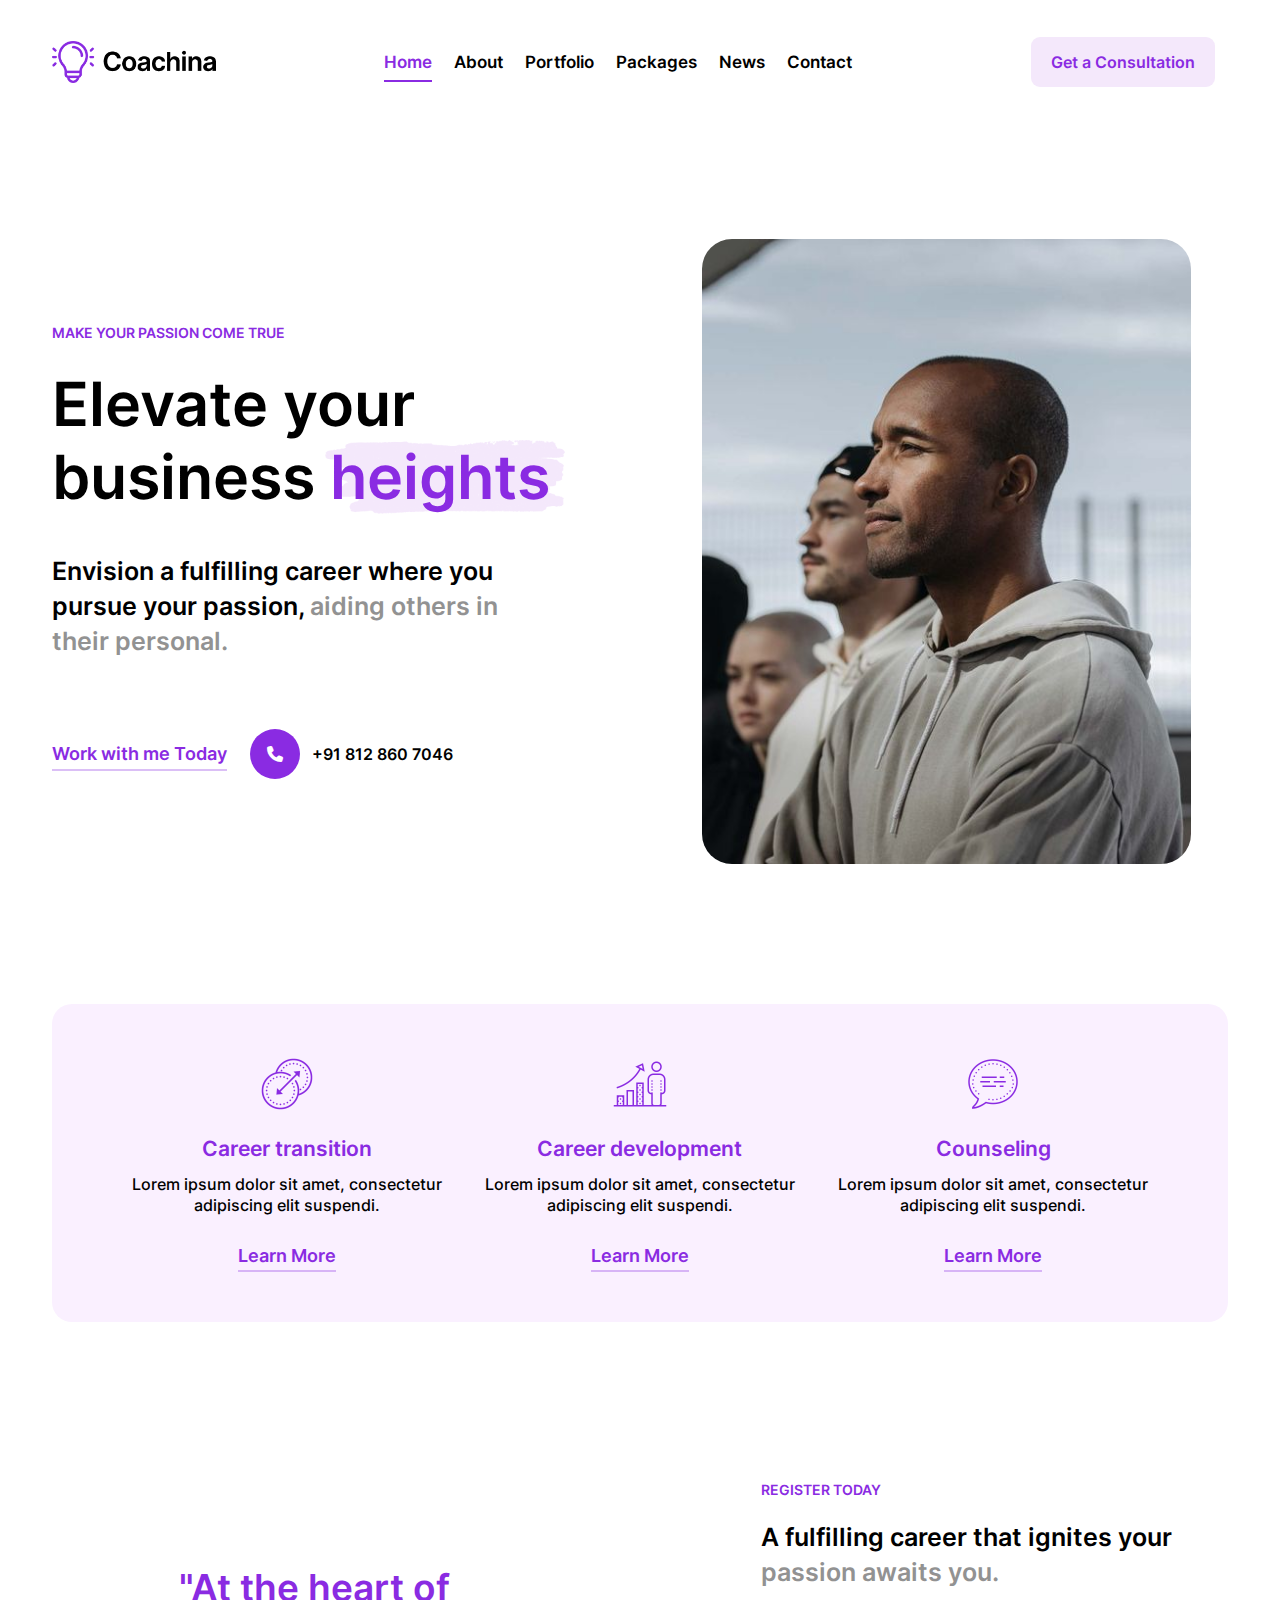
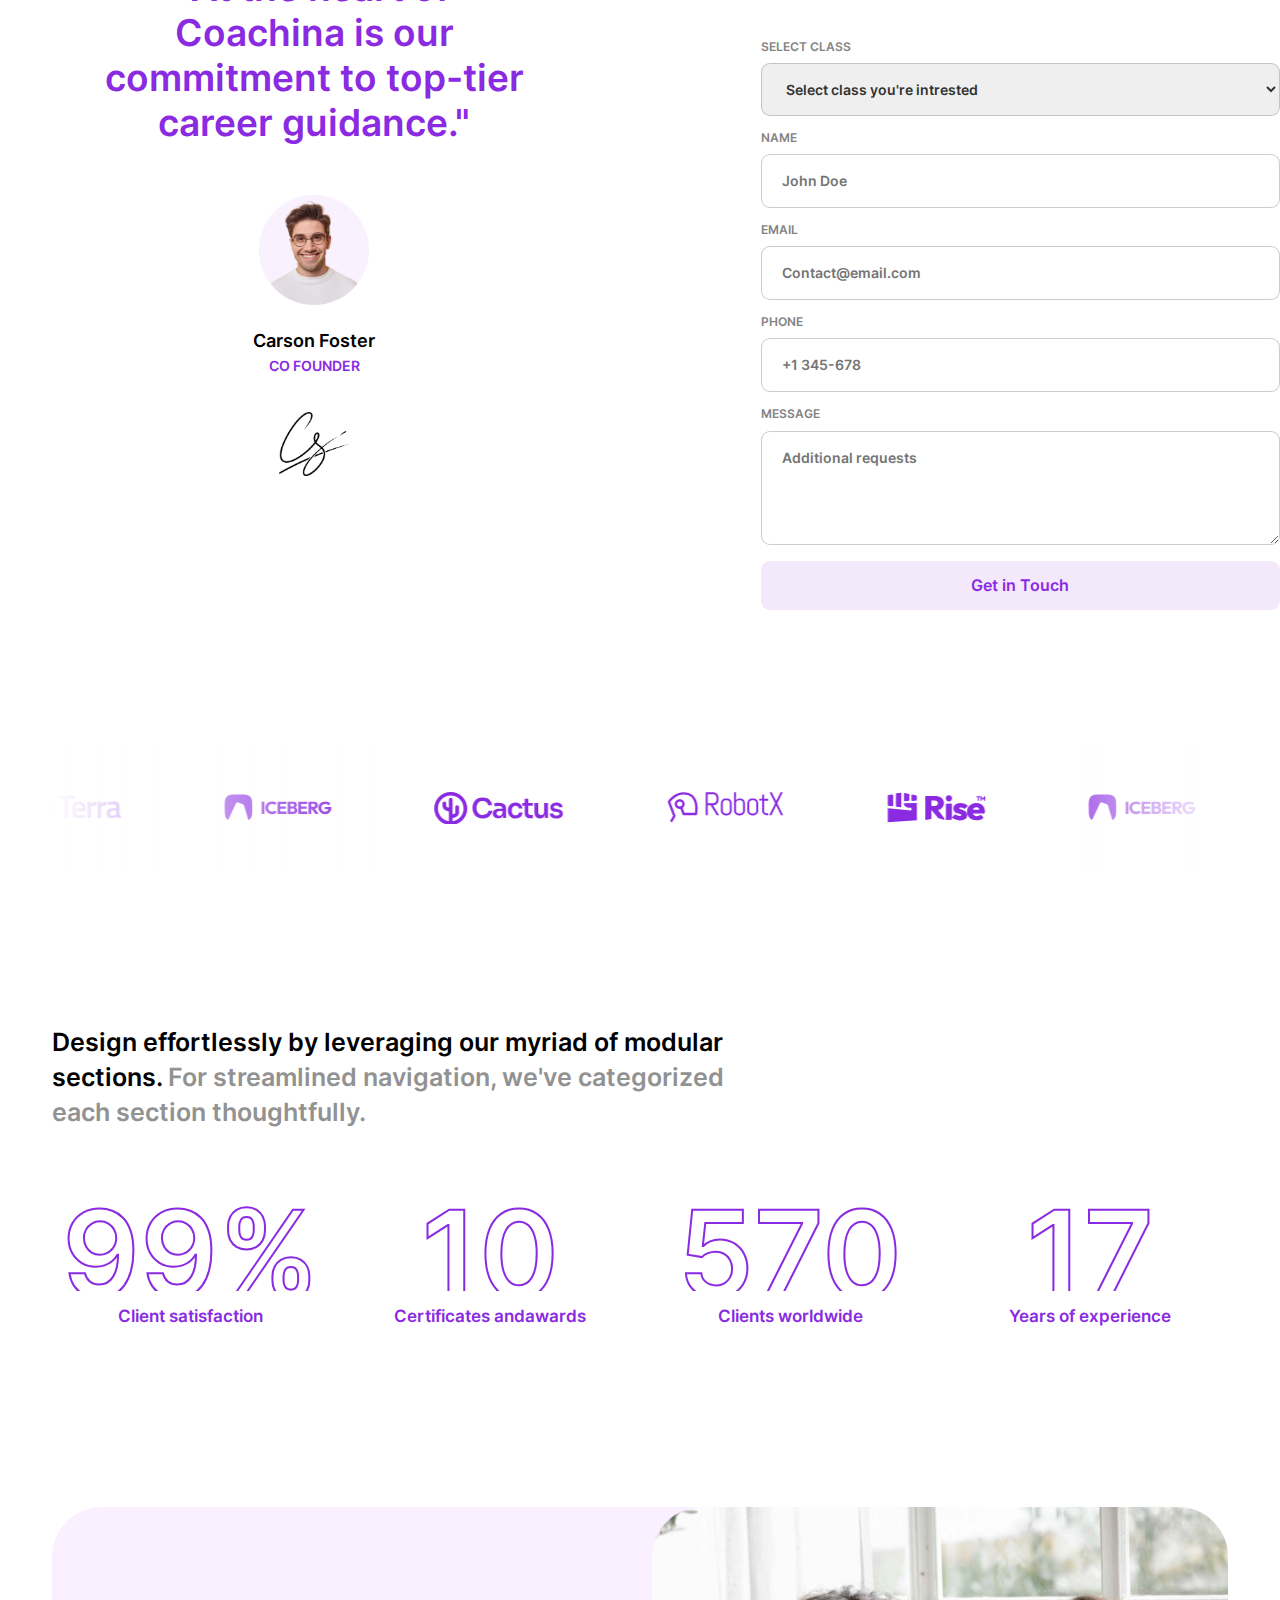
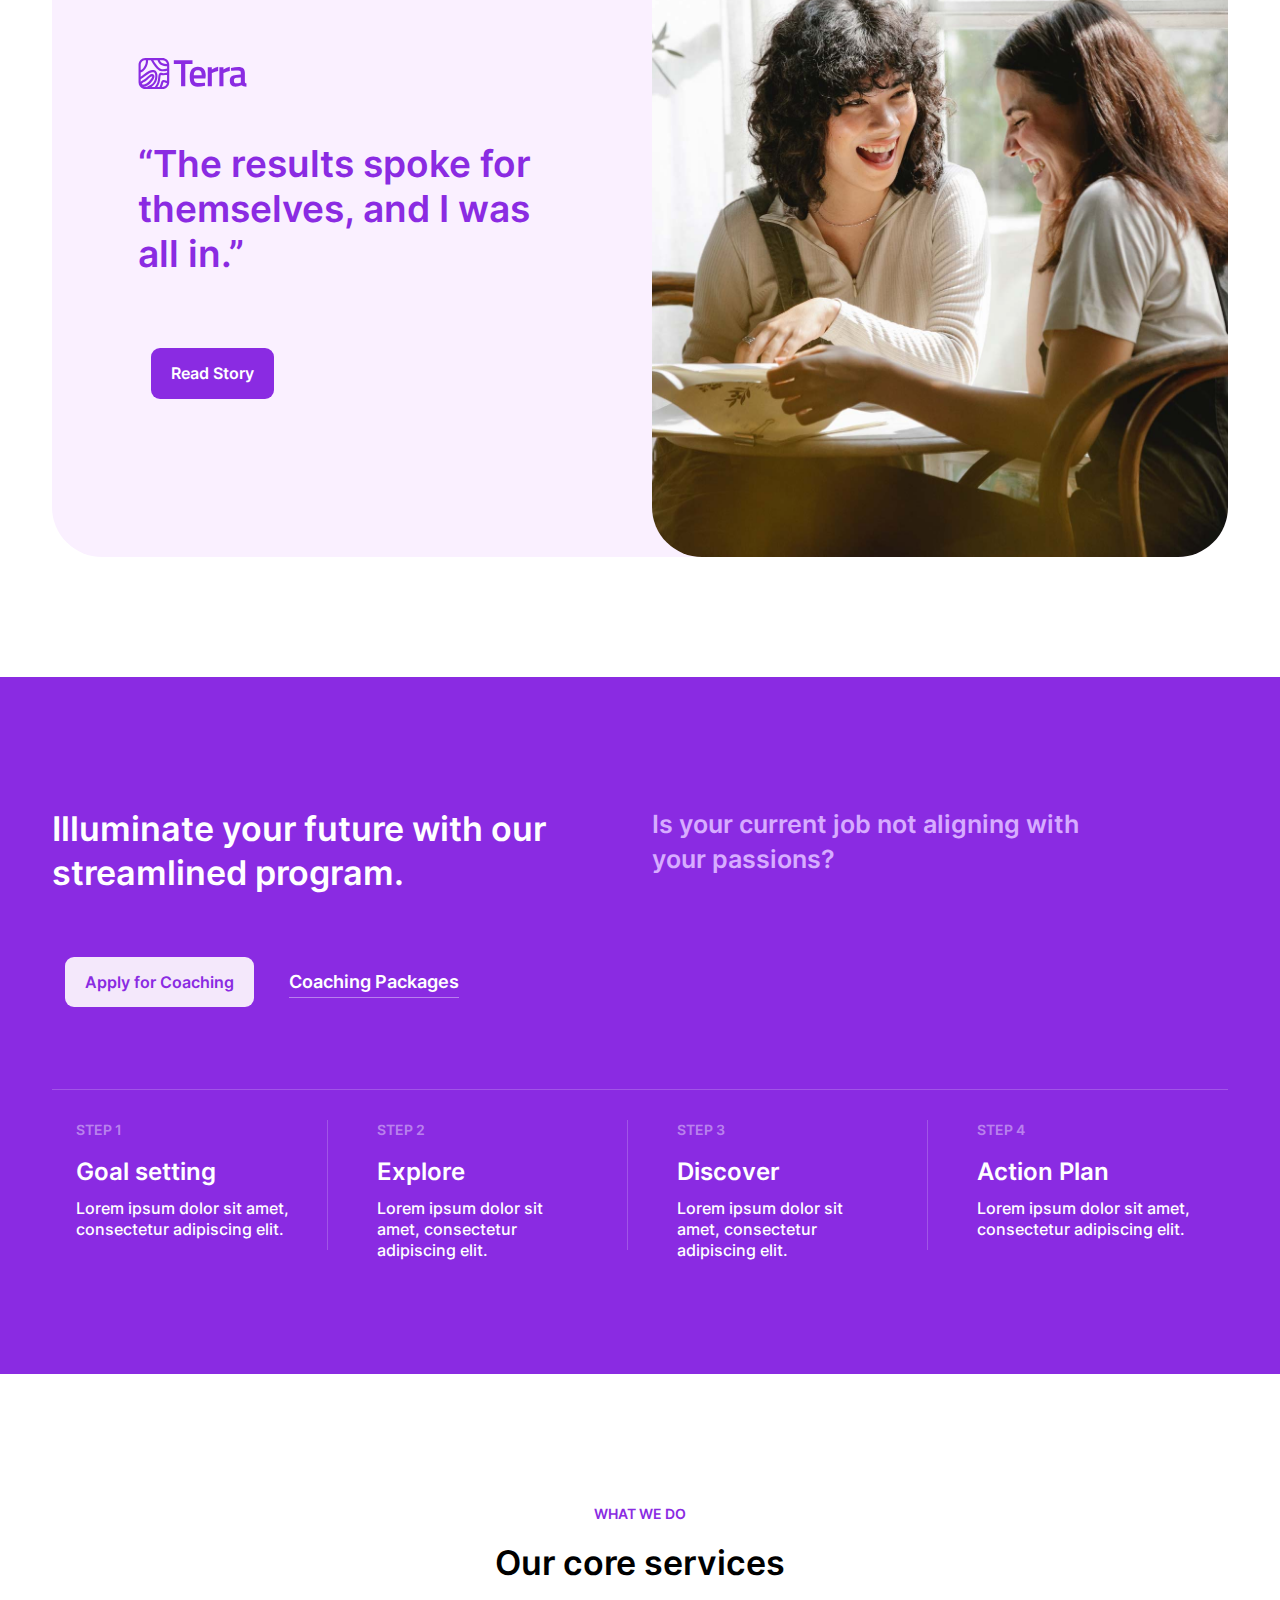
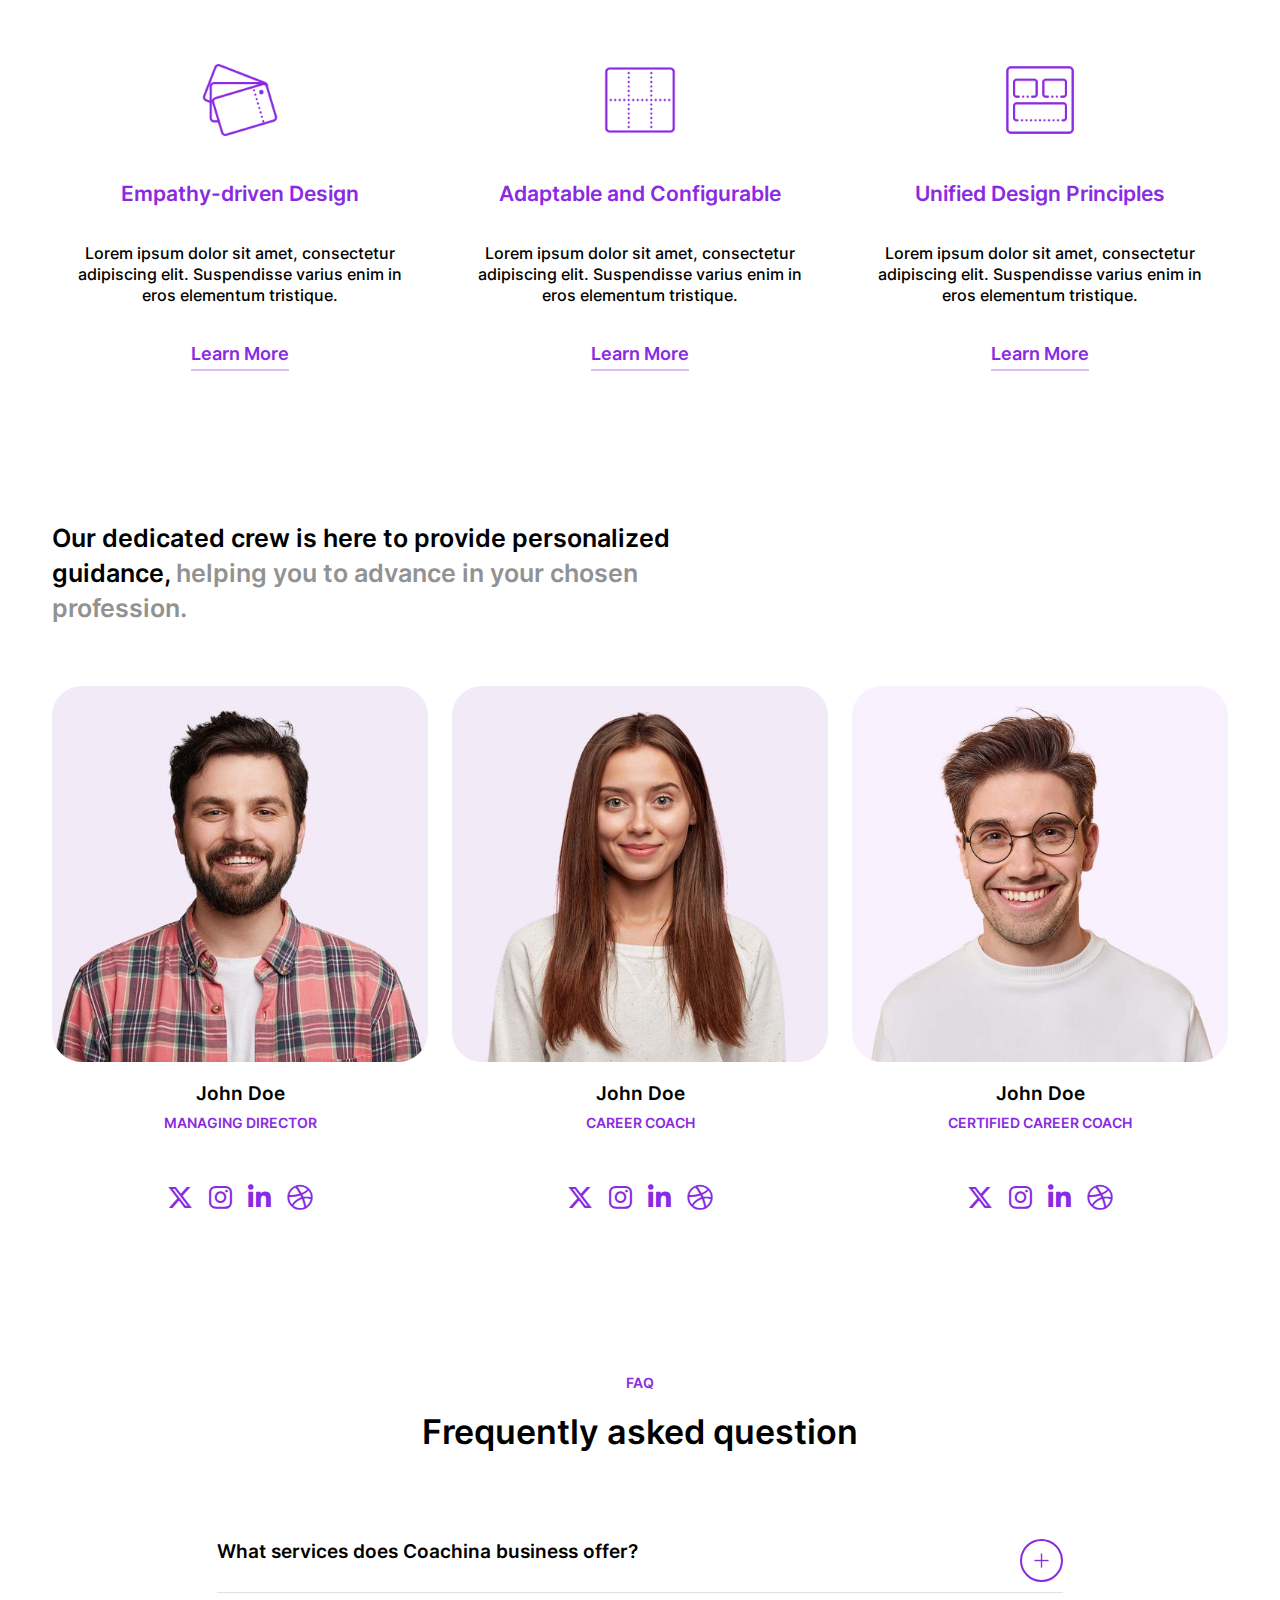
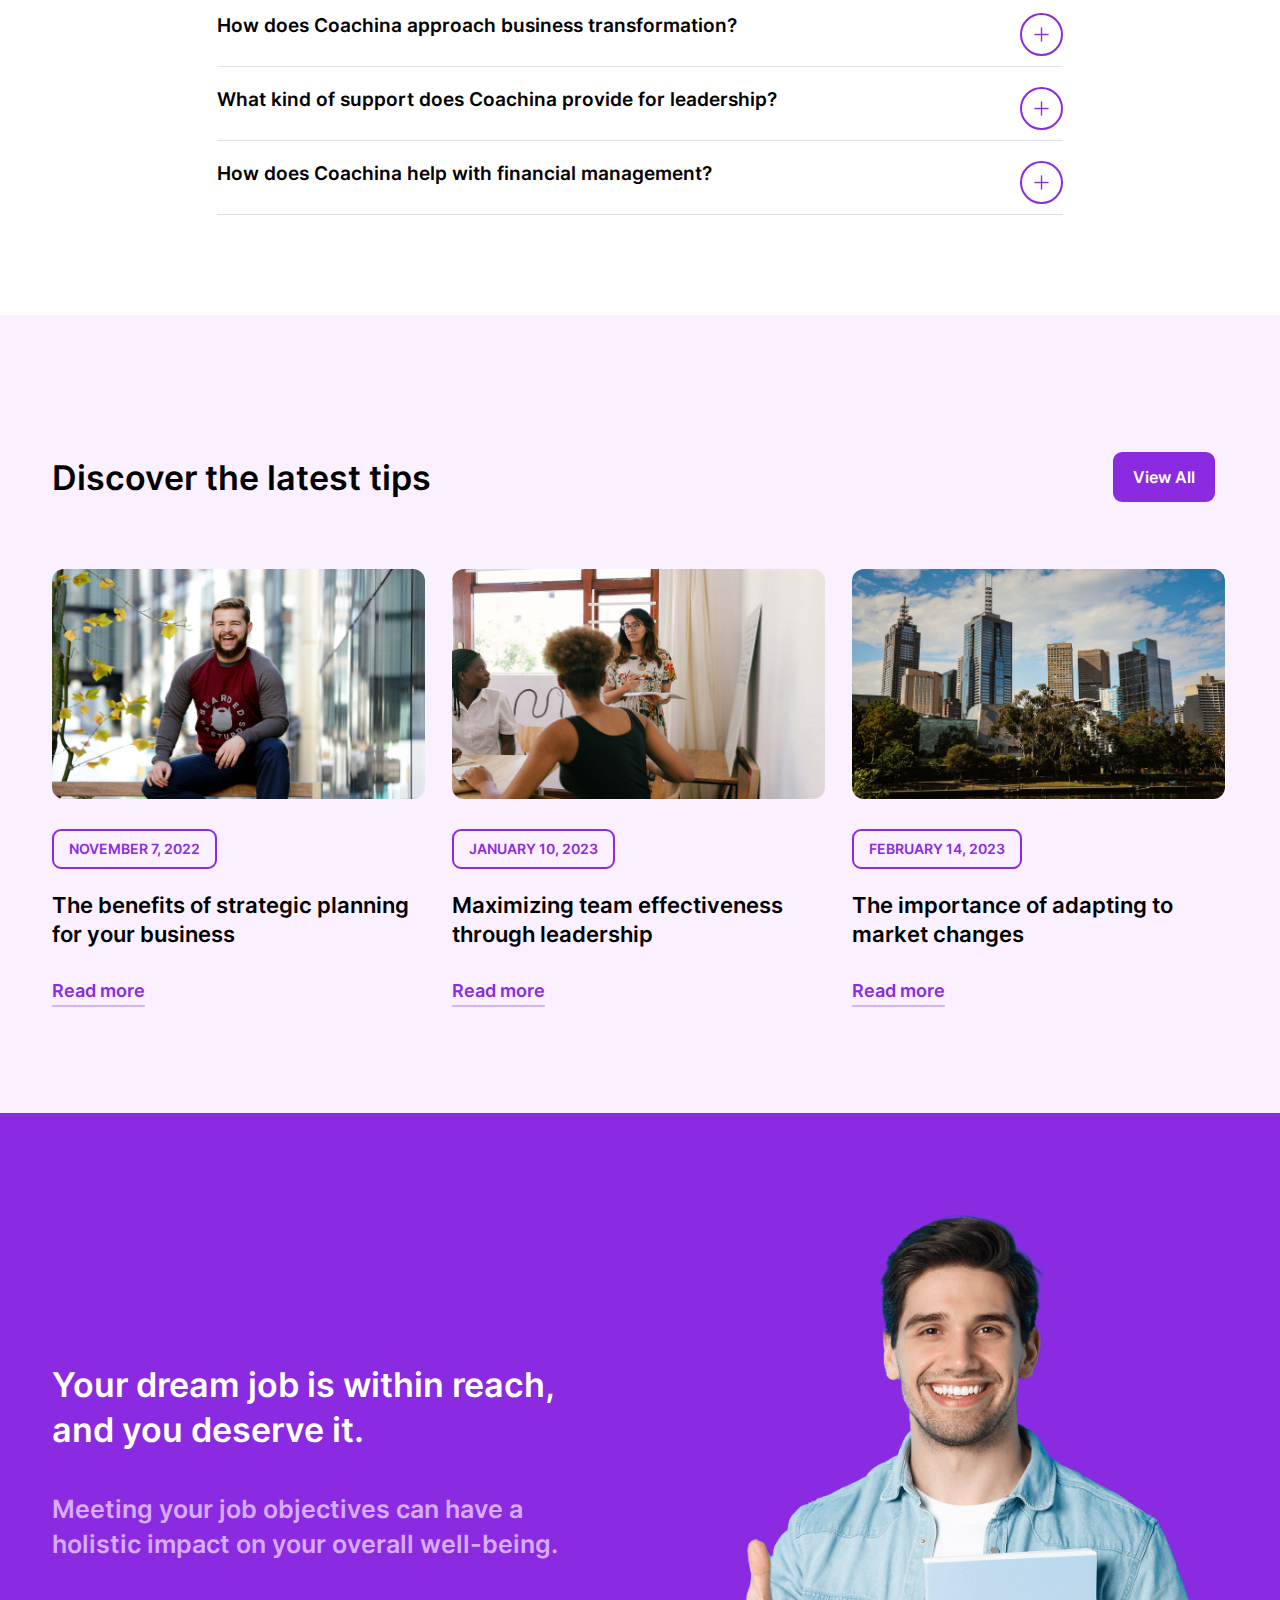
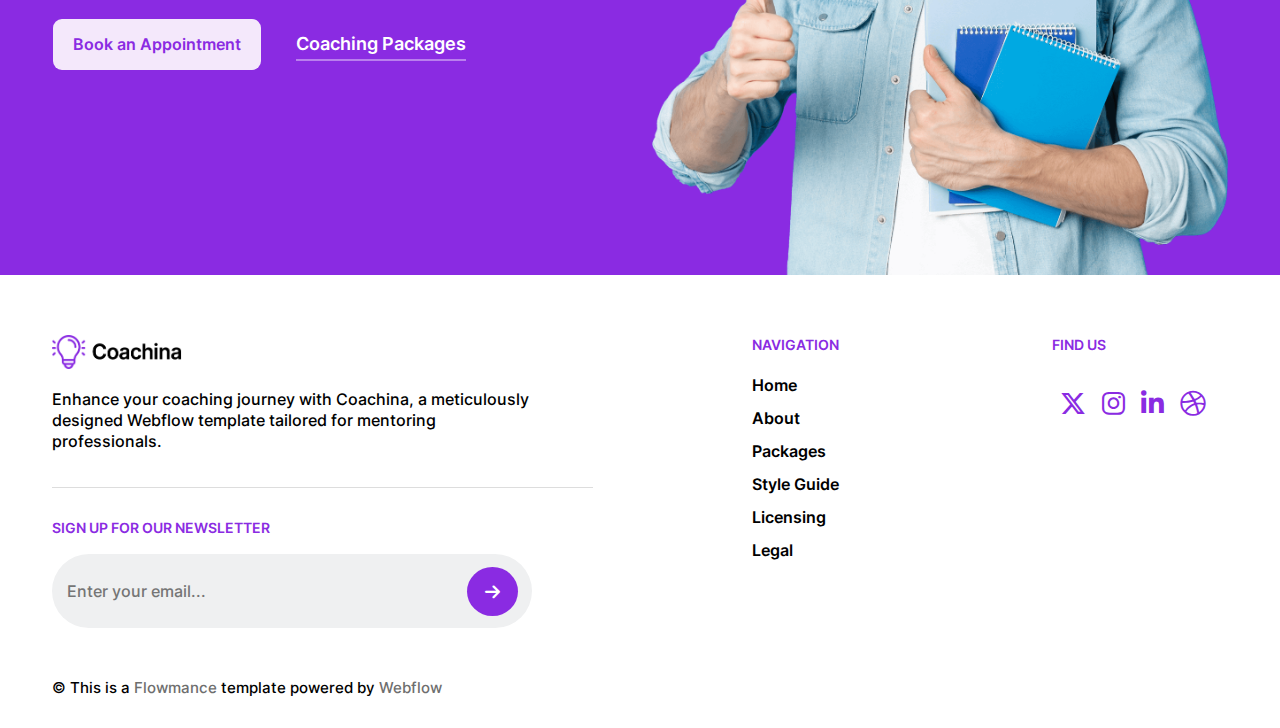
<file: Coachina - Responsive/Code/index.html>
<!DOCTYPE html>
<html>
<head>
    <title>Coachina - Webflow Ecommerce website template</title>

    <meta charset="UTF-8">
    <meta content="width=device-width, initial-scale=1" name="viewport">

    <link rel="icon" href="images/icon.png"/> 
    <link rel="stylesheet" type="text/css" href="css/all.min.css"/>
    <link rel="stylesheet" type="text/css" href="css/fonts.css"/>
    <link rel="stylesheet" type="text/css" href="css/bootstrap.min.css"/>
    <link rel="stylesheet" type="text/css" href="css/style.css"/>
    <link rel="stylesheet" type="text/css" href="css/responsive.css"/>

</head>

<!-- https://coachina-template.webflow.io/ --> 

<body>

    <!-- ==================== Header ===================== -->

    <header class="navbar navbar-expand-lg">
        <div class="container">
            <a href="index.html"><img class="coachina-logo" src="images/logo.png" alt="coachina" title="coachina" width="165px"></a>
            <button class="navbar-toggler" data-bs-target="#hidden" data-bs-toggle="collapse">
                <span class="fa-solid fa-bars-staggered btn-outline-light"></span>
            </button>
            <nav class="navbar-collapse collapse" id="hidden">
                <div class="coachina-header d-flex justify-content-lg-between align-items-center w-100">
                    <div class="header-center">
                        <ul class="navbar-nav list-unstyled">
                            <li><a  class="active" href="javacsript:void(0);">Home</a></li>
                            <li><a href="javacsript:void(0);">About</a></li>
                            <li><a href="javacsript:void(0);">Portfolio</a></li>
                            <li><a href="javacsript:void(0);">Packages</a></li>
                            <li><a href="javacsript:void(0);">News</a></li>
                            <li class="pe-0"><a href="javacsript:void(0);">Contact</a></li>
                        </ul>
                    </div>
                </div>
            </nav>
            <div class="header-right">
                <div class="btn">
                    <a href="javascript:void(0);">Get a Consultation</a>
                </div>
            </div>
        </div>
    </header>

    <!-- ======= Banner ======= -->

    <section class="banner">
        <div class="container">
            <div class="row align-items-center">
                <div class="col-lg-6 col-md-12">
                    <div class="banner-data heading">
                        <p>MAKE YOUR PASSION COME TRUE</p>
                        <h1>Elevate your business <span>heights</span></h1>
                        <h4>Envision a fulfilling career where you pursue your passion,<span> aiding others in their personal.</span></h4>
                    </div>
                    <div class="banner-btn">
                        <span class="text-underline">Work with me Today</span>
                        <a href="tel:+91 812-860-7046"><i class="fa-solid fa-phone text-center"></i>+91 812 860 7046</a>
                    </div>
                </div>
                <div class="col-lg-6 col-md-12">
                    <div class="banner-img">
                        <img src="images/banner-img.jpg" alt="member" title="member"/>
                    </div>
                </div>
            </div>
        </div>
    </section>

    <!-- ==================== Features ================= -->

    <section class="features">
        <div class="container">
            <div class="feature-bg">
                <div class="row">
                    <div class="col-lg-4 col-md-6">
                        <div class="feature-card m-md-0 tran-card text-center d-flex flex-column align-items-center">
                            <img src="images/transition.png" alt="transition" title="transition"/>
                            <h3>Career transition</h3>
                            <p>Lorem ipsum dolor sit amet, consectetur adipiscing elit suspendi.</p>
                            <span class="text-underline">Learn More</span>
                        </div>
                    </div>
                    <div class="col-lg-4 col-md-6">
                        <div class="feature-card m-md-0 career-card text-center d-flex flex-column align-items-center">
                            <img src="images/grow.png" alt="grow" title="grow"/>
                            <h3>Career development</h3>
                            <p>Lorem ipsum dolor sit amet, consectetur adipiscing elit suspendi.</p>
                            <span class="text-underline">Learn More</span>
                        </div>
                    </div>
                    <div class="col-lg-4 col-md-6">
                        <div class="feature-card m-md-0 coun-card text-center d-flex flex-column align-items-center">
                            <img src="images/comment.png" alt="message" title="message"/>
                            <h3>Counseling</h3>
                            <p>Lorem ipsum dolor sit amet, consectetur adipiscing elit suspendi.</p>
                            <span class="text-underline">Learn More</span>
                        </div>
                    </div>
                </div>
            </div>
        </div>
    </section>

    <!-- =========== Register =========== -->

    <section class="register pt-md-0">
        <div class="custom-container">
            <div class="row justify-content-between">
                <div class="col-lg-6 col-md-12 d-flex flex-column justify-content-center">
                    <div>
                        <div class="reg-content heading d-flex align-items-center text-center flex-column">
                            <h3>"At the heart of Coachina is our commitment to top-tier career guidance."</h3>
                            <img src="images/cofounder.jpg" alt="co-founder" title="co-founder"/>
                            <h5>Carson Foster</h5>
                            <p>CO FOUNDER</p>
                            <img src="images/sign.png" alt="sign" title="sign"/>
                        </div>
                    </div>
                </div>
                <div class="col-lg-5 col-md-12">
                    <div class="reg-form mt-md-5 w-100">
                        <div class="form-heading heading">
                            <p>REGISTER TODAY</p>
                            <h4>A fulfilling career that ignites your <span>passion awaits you.</span></h4>
                        </div>
                        <form>
                            <div class="form-data">
                                <label>Select class</label>
                                <select>
                                    <option selected disabled>Select class you're intrested</option>
                                    <option>First Choice</option>
                                    <option>Second Choice</option>
                                    <option>Third Choice</option>
                                </select>
                            </div>
                            <div class="form-data">
                                <label>Name</label>
                                <input type="text" placeholder="John Doe" required/>
                            </div>
                            <div class="form-data">
                                <label>email</label>
                                <input type="email" placeholder="Contact@email.com" required/>
                            </div>
                            <div class="form-data">
                                <label>phone</label>
                                <input type="tel" placeholder="+1 345-678" pattern="[0-9]{10}" required/>
                            </div>
                            <div class="form-data">
                                <label>message</label>
                                <textarea rows="4" placeholder="Additional requests"></textarea>
                            </div>
                            <button class="form-btn" type="submit">Get in Touch</button>
                        </form>
                    </div>
                </div>
            </div>
        </div>
    </section>

    <!-- ========= logo =============== -->

    <section class="brands">
        <div class="custom-container">
            <div class="logo-slider">
                <marquee behavior="alternate"  scrollamount="2">
                    <img src="images/terra.svg" alt="terra" title="terra" style="width: 95px;"/>
                    <img src="images/iceberg.svg" alt="iceberg" title="iceberg" style="width: 110px;"/>
                    <img src="images/cactus.svg" alt="cactus" title="cactus" style="width: 130px;"/>
                    <img src="images/robot.svg" alt="robot" title="robot" style="width: 120px;"/>
                    <img src="images/rise.svg" alt="rise" title="rise" style="width: 100px;"/>
                    <img src="images/iceberg.svg" alt="iceberg" title="iceberg" style="width: 110px;"/>
                    <img src="images/terra.svg" alt="terra" title="terra" style="width: 95px;"/>
                    <img src="images/robot.svg" alt="robot" title="robot" style="width: 120px;"/>
                    <img src="images/iceberg.svg" alt="iceberg" title="iceberg" style="width: 110px;"/>
                </marquee>
            </div>
        </div>
    </section>

    <!-- ========= achievement ======== -->

    <section class="achievement">
        <div class="container">
            <div class="achiev-heading heading">
                <h4>Design effortlessly by leveraging our myriad of modular sections. <span>For streamlined navigation, we've categorized each section thoughtfully.</span></h4>
            </div>
            <div class="row">
                <div class="col-lg-3 col-md-6">
                    <div class="achiev-number">
                        <h2>99%</h2>
                        <p>Client satisfaction</p>
                    </div>
                </div>
                <div class="col-lg-3 col-md-6">
                    <div class="achiev-number">
                        <h2>10</h2>
                        <p>Certificates andawards</p>
                    </div>
                </div>
                <div class="col-lg-3 col-md-6">
                    <div class="achiev-number">
                        <h2>570</h2>
                        <p>Clients worldwide</p>
                    </div>
                </div>
                <div class="col-lg-3 col-md-6">
                    <div class="achiev-number">
                        <h2>17</h2>
                        <p>Years of experience</p>
                    </div>
                </div>
            </div>
        </div>
    </section>

    <!-- =========== Result =========  -->
    <section class="result">
        <div class="container">
            <div class="result-box">
                <div class="row align-items-center">
                    <div class="col-lg-6 col-md-12">
                        <div class="result-heading heading">
                            <img src="images/terra.svg" alt="terra" title="terra"/>
                            <h3>“The results spoke for themselves, and I was all in.”</h3>
                            <div class="btn">
                                <a href="javascript:void(0);">Read Story</a>
                            </div>
                        </div>
                    </div>
                    <div class="col-lg-6 col-md-12">
                        <div class="result-img"></div>
                    </div>
                </div>
            </div>
        </div>
    </section>

    <!-- ======= Future ========= -->
    <section class="future">
        <div class="container">
            <div class="future-data">
                <div class="row">
                    <div class="col-lg-6 col-md-12">
                        <div class="future-left heading">
                            <h3>Illuminate your future with our streamlined program.</h3>
                        </div>
                    </div>
                    <div class="col-lg-6 col-md-12">
                        <div class="future-right heading">
                            <h4 class="ms-md-0">Is your current job not aligning with your passions?</h4>
                        </div>
                    </div>
                </div>
                <div class="btn f-btn">
                    <a href="javascript:void(0);">Apply for Coaching</a>
                    <span class="text-underline">Coaching Packages</span>
                </div>
            </div>
            <div class="future-card">
                <div class="row">
                    <div class="col-lg-3 col-md-6 col-sm-6 mb-md-4">
                       <div class="f-card ms-md-4">
                            <h6>step 1</h6>
                            <h4>Goal setting</h4>
                            <p>Lorem ipsum dolor sit amet, consectetur adipiscing elit.</p>
                        </div> 
                    </div>
                    <div class="col-lg-3 col-md-6 col-sm-6 mb-md-4">
                       <div class="f-card card-space">
                            <h6>step 2</h6>
                            <h4>Explore</h4>
                            <p>Lorem ipsum dolor sit amet, consectetur adipiscing elit.</p>
                        </div> 
                    </div>
                    <div class="col-lg-3 col-md-6 col-sm-6">
                       <div class="f-card card-space">
                            <h6>step 3</h6>
                            <h4>Discover</h4>
                            <p>Lorem ipsum dolor sit amet, consectetur adipiscing elit.</p>
                        </div> 
                    </div>
                    <div class="col-lg-3 col-md-6 col-sm-6">
                       <div class="f-card border-end-0 card-space">
                            <h6>step 4</h6>
                            <h4>Action Plan</h4>
                            <p>Lorem ipsum dolor sit amet, consectetur adipiscing elit.</p>
                        </div> 
                    </div>
                </div>
            </div>
        </div>
    </section>

    <!-- ======== Services ========= -->
    <section class="service">
        <div class="container">
            <div class="service-heading heading text-center">
                <p>what we do</p>
                <h3>Our core services</h3>
            </div>
            <div class="row">
                <div class="col-lg-4 col-md-12">
                    <div class="service-card m-md-0 empath-card d-flex flex-column align-items-center text-center">
                        <img src="images/cards.png">
                        <h4>Empathy-driven Design</h4>
                        <p>Lorem ipsum dolor sit amet, consectetur adipiscing elit. Suspendisse varius enim in eros elementum tristique.</p>
                        <span class="text-underline">Learn More</span>
                    </div>
                </div>
                <div class="col-lg-4 col-md-12">
                    <div class="service-card m-md-0 adapt-card d-flex flex-column align-items-center text-center">
                        <img src="images/grids.png">
                        <h4>Adaptable and Configurable</h4>
                        <p>Lorem ipsum dolor sit amet, consectetur adipiscing elit. Suspendisse varius enim in eros elementum tristique.</p>
                        <span class="text-underline">Learn More</span>
                    </div>
                </div>
                <div class="col-lg-4 col-md-12">
                    <div class="service-card m-md-0 d-flex uni-card flex-column align-items-center text-center">
                        <img src="images/boxs.png">
                        <h4>Unified Design Principles</h4>
                        <p>Lorem ipsum dolor sit amet, consectetur adipiscing elit. Suspendisse varius enim in eros elementum tristique.</p>
                        <span class="text-underline">Learn More</span>
                    </div>
                </div>
            </div>
        </div>
    </section>

    <!-- ======= Members ======== -->
    <section class="member">
        <div class="container">
            <div class="member-heading heading">
                <h4>Our dedicated crew is here to provide personalized guidance, <span>helping you to advance in your chosen profession.</span></h4>
            </div>
            <div class="row">
                <div class="col-lg-4 col-md-6 col-sm-12">
                    <div class="member-card heading d-md-flex align-items-md-center flex-md-column">
                        <img src="images/director.jpg" alt="director" title="director">
                        <h5>John Doe</h5>
                        <p>MANAGING DIRECTOR</p>
                        <div class="member-social d-flex justify-content-between">
                            <a href="https://twitter.com/" target="_blank"><i class="fa-brands fa-x-twitter"></i></a>
                            <a href="https://www.instagram.com/" target="_blank"><i class="fa-brands fa-instagram"></i></a>
                            <a href="https://www.linkedin.com/" target="_blank"><i class="fa-brands fa-linkedin-in"></i></a>
                            <a href="https://dribbble.com/" target="_blank"><i class="fa-brands fa-dribbble"></i></a>
                        </div>
                    </div>
                </div>
                <div class="col-lg-4 col-md-6 col-sm-12">
                    <div class="member-card heading d-md-flex align-items-md-center flex-md-column">
                        <img src="images/coach.jpg" alt="coach" title="coach">
                        <h5>John Doe</h5>
                        <p>CAREER COACH</p>
                        <div class="member-social d-flex justify-content-between">
                            <a href="https://twitter.com/" target="_blank"><i class="fa-brands fa-x-twitter"></i></a>
                            <a href="https://www.instagram.com/" target="_blank"><i class="fa-brands fa-instagram"></i></a>
                            <a href="https://www.linkedin.com/" target="_blank"><i class="fa-brands fa-linkedin-in"></i></a>
                            <a href="https://dribbble.com/" target="_blank"><i class="fa-brands fa-dribbble"></i></a>
                        </div>
                    </div>
                </div>
                <div class="col-lg-4 col-md-6 col-sm-12">
                    <div class="member-card heading d-md-flex align-items-md-center flex-md-column">
                        <img src="images/cofounder.jpg" alt="co-founder" title="co-founder">
                        <h5>John Doe</h5>
                        <p>CERTIFIED CAREER COACH</p>
                        <div class="member-social d-flex justify-content-between">
                            <a href="https://twitter.com/" target="_blank"><i class="fa-brands fa-x-twitter"></i></a>
                            <a href="https://www.instagram.com/" target="_blank"><i class="fa-brands fa-instagram"></i></a>
                            <a href="https://www.linkedin.com/" target="_blank"><i class="fa-brands fa-linkedin-in"></i></a>
                            <a href="https://dribbble.com/" target="_blank"><i class="fa-brands fa-dribbble"></i></a>
                        </div>
                    </div>
                </div>
            </div>
        </div>
    </section>

    <!-- ====== FAQ ======= -->
    <section class="questions">
        <div class="container">
            <div class="question-heading heading text-center">
                <p>FAQ</p>
                <h3>Frequently asked question</h3>
            </div>
            <div class="que-data">
                <div class="accordion accordion-flush" id="accordion">
                    <div class="accordion-item">
                        <h3 class="accordion-header">
                            <button class="question-btn d-flex justify-content-between w-100 bg-transparent border-0" data-bs-toggle="collapse" data-bs-target="#one">What services does Coachina business offer? <img src="images/plus.png"></button>
                        </h3>
                        <div id="one" class="accordion-collapse collapse" data-bs-parent="#accordion">
                            <div class="accordion-body ps-0 pe-0">
                                <p>Lorem ipsum dolor sit amet, consectetur adipiscing elit. Suspendisse varius enim in eros elementum tristique</p>
                            </div>
                        </div>
                    </div>
                    <div class="accordion-item">
                        <h3 class="accordion-header">
                            <button class="question-btn d-flex justify-content-between w-100 bg-transparent border-0" data-bs-toggle="collapse" data-bs-target="#two">How does Coachina approach business transformation?<img src="images/plus.png"></button>
                        </h3>
                        <div id="two" class="accordion-collapse collapse" data-bs-parent="#accordion">
                            <div class="accordion-body ps-0 pe-0">
                                <p>Lorem ipsum dolor sit amet, consectetur adipiscing elit. Suspendisse varius enim in eros elementum tristique</p>
                            </div>
                        </div>
                    </div>
                    <div class="accordion-item">
                        <h3 class="accordion-header">
                            <button class="question-btn d-flex justify-content-between w-100 bg-transparent border-0" data-bs-toggle="collapse" data-bs-target="#three">What kind of support does Coachina provide for leadership?<img src="images/plus.png"></button>
                        </h3>
                        <div id="three" class="accordion-collapse collapse" data-bs-parent="#accordion">
                            <div class="accordion-body ps-0 pe-0">
                                <p>Lorem ipsum dolor sit amet, consectetur adipiscing elit. Suspendisse varius enim in eros elementum tristique</p>
                            </div>
                        </div>
                    </div>
                    <div class="accordion-item">
                        <h3 class="accordion-header">
                            <button class="question-btn d-flex justify-content-between w-100 bg-transparent border-0" data-bs-toggle="collapse" data-bs-target="#four">How does Coachina help with financial management?<img src="images/plus.png"></button>
                        </h3>
                        <div id="four" class="accordion-collapse collapse" data-bs-parent="#accordion">
                            <div class="accordion-body ps-0 pe-0">
                                <p>Lorem ipsum dolor sit amet, consectetur adipiscing elit. Suspendisse varius enim in eros elementum tristique</p>
                            </div>
                        </div>
                    </div>
                </div>
            </div>
        </div>
    </section>

    <!-- ====== Discover ======== -->
    <section class="discover">
        <div class="container">
            <div class="dis-heading heading d-flex justify-content-between align-items-center">
                <h3>Discover the latest tips</h3>
                <div class="btn ps-sm-0">
                    <a href="javascript:void(0);">View All</a>
                </div>
            </div>
            <div class="row">
                <div class="col-lg-4 col-md-6">
                    <div class="discover-card">
                        <img src="images/discover-img-1.jpg" alt="discover" title="discover"/>
                        <p>NOVEMBER 7, 2022</p>
                        <h4>The benefits of strategic planning for your business</h4>
                        <span class="text-underline">Read more</span>
                    </div>
                </div>
                <div class="col-lg-4 col-md-6">
                    <div class="discover-card">
                        <img src="images/discover-img-2.jpg" alt="discover" title="discover"/>
                        <p>JANUARY 10, 2023</p>
                        <h4>Maximizing team effectiveness through leadership</h4>
                        <span class="text-underline">Read more</span>
                    </div>
                </div>
                <div class="col-lg-4 col-md-6">
                    <div class="discover-card">
                        <img src="images/dsicover-img-3.jpg" alt="discover" title="discover"/>
                        <p>FEBRUARY 14, 2023</p>
                        <h4>The importance of adapting to market changes</h4>
                        <span class="text-underline">Read more</span>
                    </div>
                </div>
            </div>
        </div>
    </section>

    <!-- ====== Appointment ======== -->
    <section class="appointment">
        <div class="container">
            <div class="row">
                <div class="col-lg-6 col-md-12 d-flex align-items-center">
                    <div class="appoin-data heading">
                        <h3>Your dream job is within reach, and you deserve it.</h3>
                        <h4>Meeting your job objectives can have a holistic impact on your overall well-being.</h4>
                        <div class="btn ps-sm-0">
                            <a href="javascript:void(0);">Book an Appointment</a>
                            <span class="text-underline">Coaching Packages</span>
                        </div>
                    </div>
                </div>
                <div class="col-lg-6 col-md-12 d-flex align-items-center mt-md-5">
                    <img class="appoin-img" src="images/appoin-img.png" alt="person" title="person"/>
                </div>
            </div>
        </div>
    </section>

    <!-- ======== Footer ========= -->
    <footer>
        <div class="container">
            <div class="row">
                <div class="col-lg-7 col-md-12 col-sm-12">
                    <div class="footer-heading">
                        <a href="index.html"><img src="images/logo.png" alt="coachina" title="coachina"/></a>
                        <p>Enhance your coaching journey with Coachina, a meticulously designed Webflow template tailored for mentoring professionals.</p>
                    </div>
                    <div class="footer-news heading position-relative">
                        <p>SIGN UP FOR OUR NEWSLETTER</p>
                        <form>
                            <input type="email" placeholder="Enter your email..." required>
                            <button  type="submit" class="email-submit-ar"><i class="fa-solid fa-arrow-right"></i></button>
                        </form>
                    </div>
                    <div class="footer-bottom">© This is a <span>Flowmance</span> template powered by <span>Webflow</span></div>
                </div>
                <div class="col-lg-3 col-md-6 col-sm-6">
                    <div class="footer-nav heading">
                        <p class="ms-sm-0">navigation</p>
                        <ul class="ps-sm-0">
                            <li>Home</li>
                            <li>About</li>
                            <li>Packages</li>
                            <li>Style Guide</li>
                            <li>Licensing</li>
                            <li>Legal</li>
                        </ul>
                    </div>
                </div>
                <div class="col-lg-2 col-md-6 col-sm-6">
                    <div class="footer-social heading">
                        <p>find us</p>
                        <div class="member-social footer-icon d-flex justify-content-between ms-md-0">
                            <a href="https://twitter.com/" target="_blank"><i class="fa-brands fa-x-twitter"></i></a>
                            <a href="https://www.instagram.com/" target="_blank"><i class="fa-brands fa-instagram"></i></a>
                            <a href="https://www.linkedin.com/" target="_blank"><i class="fa-brands fa-linkedin-in"></i></a>
                            <a href="https://dribbble.com/" target="_blank"><i class="fa-brands fa-dribbble"></i></a>
                        </div>
                    </div>
                </div>
            </div>
        </div>
    </footer>

    <script src="js/bootstrap.bundle.min.js"></script>
</body>
</html>
</file>
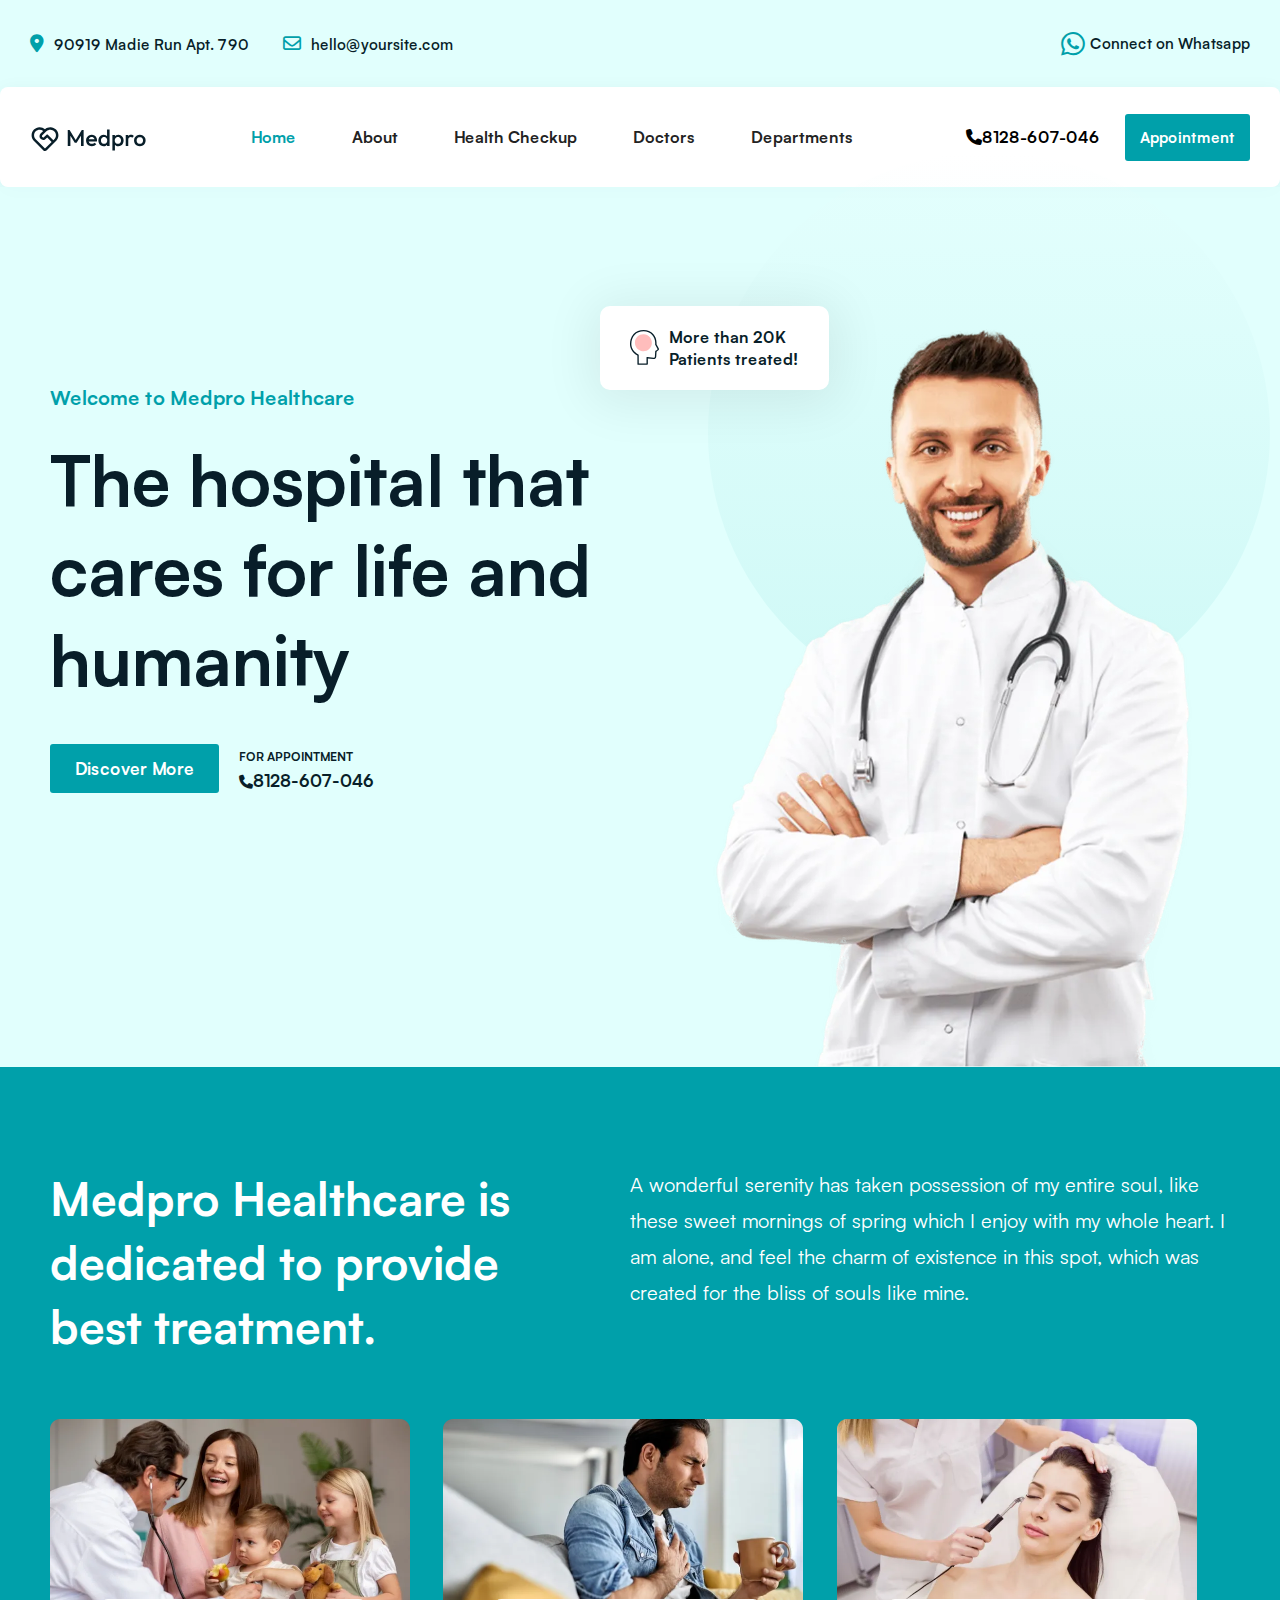
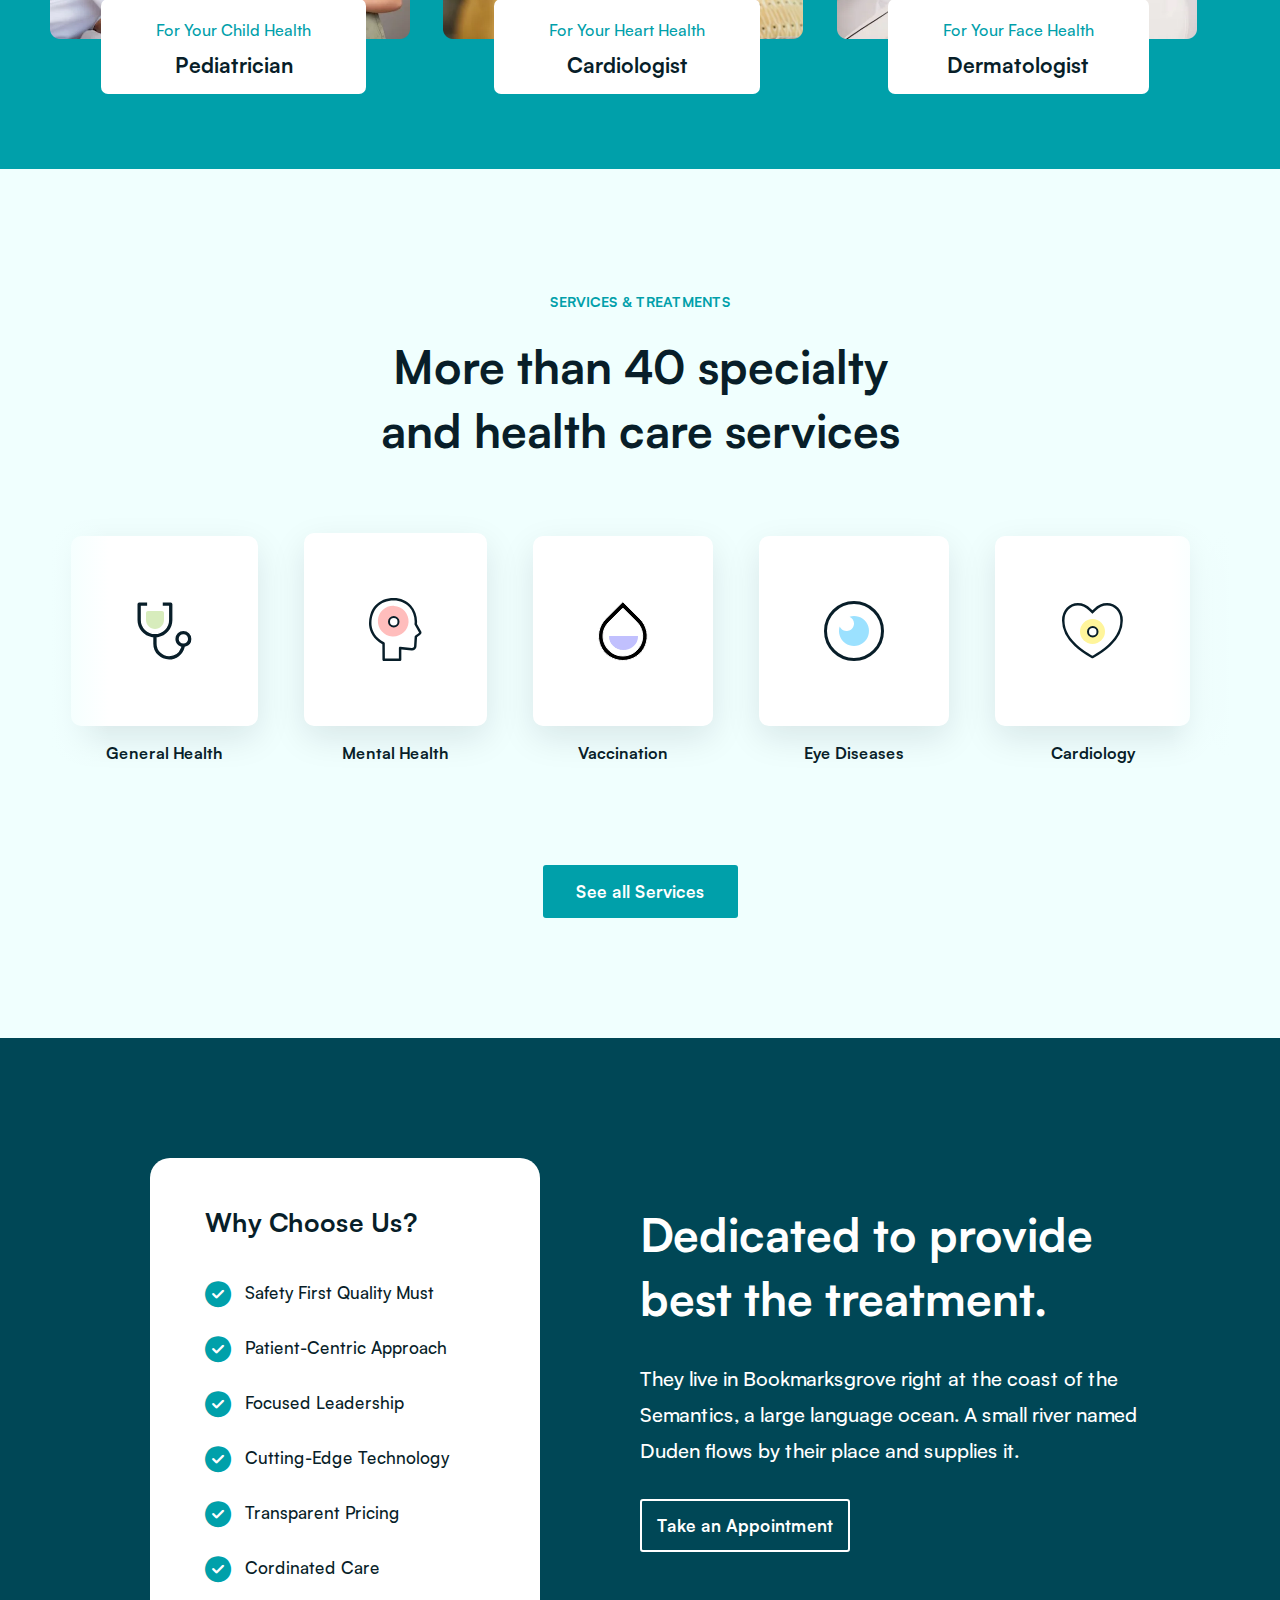
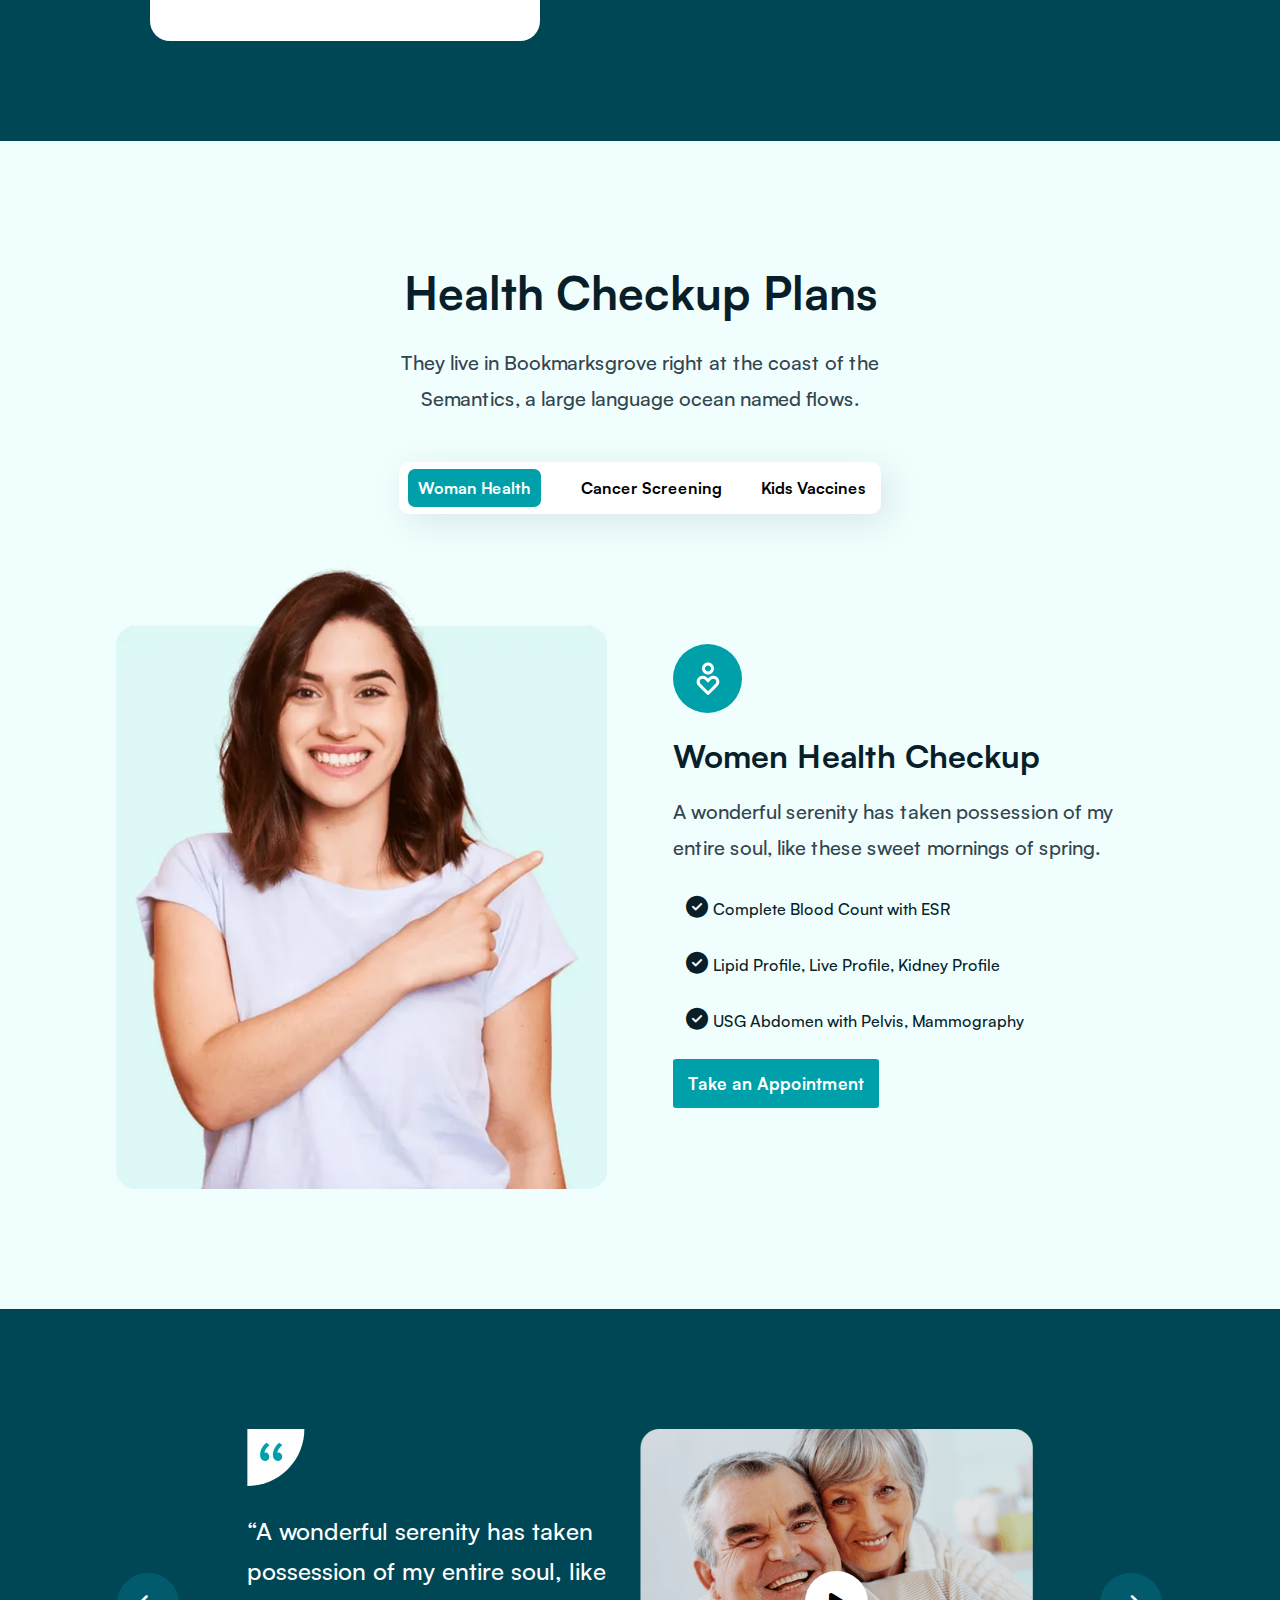
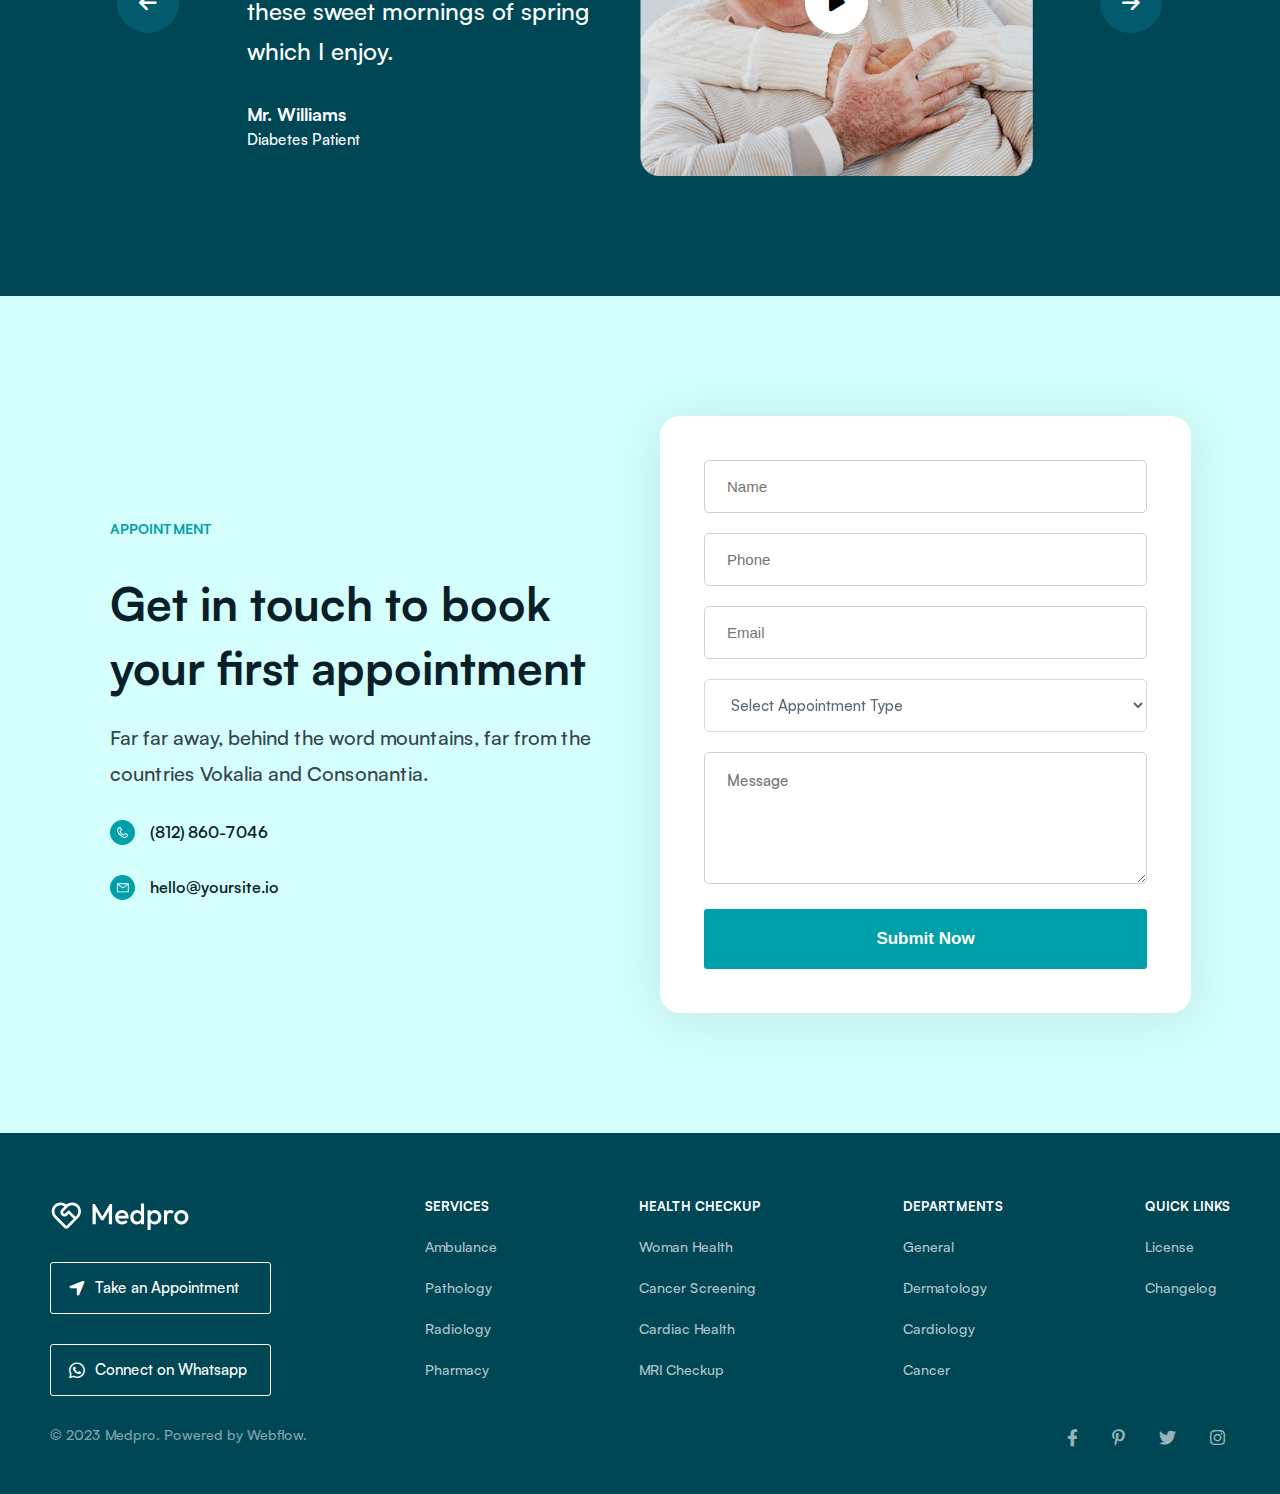
<file: MedPro/Code/index.html>
<!DOCTYPE html>
<html>
<head>
    <title>Medpro - Webflow HTML Website Template</title>

    <meta charset="UTF-8">
    <meta content="width=device-width, initial-scale=1" name="viewport">

    <link rel="icon" href="images/medpro-icon.ico"/> 
    <link rel="stylesheet" type="text/css" href="css/all.min.css"/>
    <link rel="stylesheet" type="text/css" href="css/fonts.css"/>
    <link rel="stylesheet" type="text/css" href="css/style.css"/>
    <link rel="stylesheet" type="text/css" href="css/responsive.css"/>

</head>

    <!-- https://medpro-medical-template.webflow.io/ -->

<body>
    
    <!-- ======================== Header Section =================== -->

    <header>
        <section class="header-section">
                <div class="header-container">
                    <div class="header-top d-flex">
                        <div class="header-top-left">
                            <a href="https://www.google.com/maps/@22.2914122,70.8001026,15z" target="_blank">
                            <i class="fa-solid fa-location-dot"></i>90919 Madie Run Apt. 790</a>
                            <a href="javascript:void(0);">
                            <i class="fa-regular fa-envelope"></i>hello@yoursite.com</a>
                        </div>
                        <div class="header-top-right">
                            <a class="d-flex" href="https://www.whatsapp.com/" target="_blank">
                            <i class="fa-brands fa-whatsapp"></i>Connect on Whatsapp</a>
                        </div>
                    </div>
                    <div class="header-box d-flex">
                        <div class="header-box-left">
                            <a href="index.html"><img src="images/medpro-logo.svg" alt="medpro" title="medpro"/></a>
                        </div>
                        <div class="header-box-center">
                            <a href="javascript:void(0);">Home</a>
                            <a class="hover-blue" href="javascript:void(0);">About</a>
                            <a class="hover-blue" href="javascript:void(0);">Health Checkup</a>
                            <a class="hover-blue" href="javascript:void(0);">Doctors</a>
                            <a class="hover-blue" href="javascript:void(0);">Departments</a>
                        </div>
                        <div class="header-box-right d-flex">
                            <a class="call-hidden" href="https://wa.me/+918128607046/">
                            <i class="fa-solid fa-phone"></i>8128-607-046</a>
                            <div class="btn">
                                <a href="javascript:void(0)">Appointment</a>
                            </div>
                        </div>
                    </div>
                </div>
        </section>
    </header>

    <!-- ================================ Banner Section ====================== -->

    <section class="banner-section">
        <div class="container">
            <div class="row">
                <div class="col-6">
                    <div class="banner-data">
                        <h5>Welcome to Medpro Healthcare</h5>
                        <h1>The hospital that cares for life and humanity</h1>
                        <div class="banner-btn d-flex">
                            <div class="btn">
                                <a href="javascript:void(0)">Discover More</a>
                            </div>
                            <div class="banner-call d-flex">
                                <a href="https://wa.me/+918128607046/" target="_blank">FOR APPOINTMENT</a>
                                <a href="https://wa.me/+918128607046/" target="_blank">
                                <i class="fa-solid fa-phone"></i>8128-607-046</a>
                            </div>
                        </div>
                    </div>
                </div>
                <div class="col-6">
                    <div class="banner-img">
                        <img class="doctor-img" src="images/doctor.webp" alt="doctor" title="doctor"/>
                        <div class="banner-img-circle"></div>
                        <div class="banner-floating-box d-flex">
                            <img src="images/banner-floating-img.svg" alt="logo"title="logo"/>
                            <p>More than 20K Patients treated!</p>
                        </div>
                    </div>
                </div>
            </div>
        </div>
    </section>

    <!-- ========================= Health Section ===================== -->

    <section class="health-section">
        <div class="container">
            <div class="health-heading d-flex">
                <div><h2>Medpro Healthcare is dedicated to provide best treatment.</h2></div>
                <div><p>A wonderful serenity has taken possession of my entire soul, like these sweet mornings of spring which I enjoy with my whole heart. I am alone, and feel the charm of existence in this spot, which was created for the bliss of souls like mine.</p></div>
        </div>
        <div class="row">
            <div class="col-4">
                <img src="images/health-img-1.png" alt="Pediatrician" title="Pediatrician"/>
                <div class="health-img-box">
                    <div class="health-img-desc d-flex">
                        <h5>For Your Child Health</h5>
                        <h3>Pediatrician</h3>
                        <a href="javascript:void(0);">Discover More<i class="fa-solid fa-arrow-right"></i></a>
                    </div>
                </div>
            </div>
            <div class="col-4">
                <img src="images/health-img-2.png" alt="Cardiologist" title="Cardiologist"/>
                <div class="health-img-box">
                    <div class="health-img-desc d-flex">
                        <h5>For Your Heart Health</h5>
                        <h3>Cardiologist</h3>
                        <a class="d-flex" href="javascript:void(0);">Discover More<i class="fa-solid fa-arrow-right"></i></a>
                    </div>
                </div>
            </div>
            <div class="col-4">
                <img src="images/health-img-3.png" alt="Dermatologist" title="Dermatologist"/>
                <div class="health-img-box">
                    <div class="health-img-desc d-flex">
                        <h5>For Your Face Health</h5>
                        <h3>Dermatologist</h3>
                        <a class="d-flex" href="javascript:void(0);">Discover More<i class="fa-solid fa-arrow-right"></i></a>
                    </div>
                </div>
            </div>
        </div>
        </div>
    </section>

    <!-- ========================== Service Section ======================== -->

    <section class="service-section">
        <div class="container">
            <div class="service-heading">
                <h6>SERVICES & TREATMENTS</h6>
                <h2>More than 40 specialty and health care services</h2>
            </div>
                <div class="service-logo">
                    <div class="service-logo-slide">
                        <div class="service-desc">
                            <img src="images/service-1.svg" alt="logo" title="logo"/>
                            <p>General Health</p>  
                        </div>
                        <div class="service-desc">
                            <img src="images/service-2.svg" alt="logo" title="logo"/>
                            <p>Mental Health</p>  
                        </div>
                        <div class="service-desc">
                            <img src="images/service-3.svg" alt="logo" title="logo"/>
                            <p>Vaccination</p>  
                        </div>
                        <div class="service-desc">
                            <img src="images/service-4.svg" alt="logo" title="logo"/>
                            <p>Eye Diseases</p>  
                        </div>
                        <div class="service-desc">
                            <img src="images/service-5.svg" alt="logo" title="logo"/>
                            <p>Cardiology</p>  
                        </div>
                    </div>
                    <div class="service-logo-slide">
                        <div class="service-desc">
                            <img src="images/service-1.svg" alt="logo" title="logo"/>
                            <p>General Health</p>  
                        </div>
                        <div class="service-desc">
                            <img src="images/service-2.svg" alt="logo" title="logo"/>
                            <p>Mental Health</p>  
                        </div>
                        <div class="service-desc">
                            <img src="images/service-3.svg" alt="logo" title="logo"/>
                            <p>Vaccination</p>  
                        </div>
                        <div class="service-desc">
                            <img src="images/service-4.svg" alt="logo" title="logo"/>
                            <p>Eye Diseases</p>  
                        </div>
                        <div class="service-desc">
                            <img src="images/service-5.svg" alt="logo" title="logo"/>
                            <p>Cardiology</p>  
                        </div>
                    </div>
                </div>
                <div class="service-btn">
                    <div class="btn">
                        <a href="javascript:void(0)">See all Services</a>
                    </div>
                </div>
        </div>
    </section>

    <!-- ============================= treatment section ====================== -->

    <section class="treatment-section">
            <div class="container">
                <div class="row">
                    <div class="col-6">
                        <div class="treatment-box">
                            <h4>Why Choose Us?</h4>
                            <ul class="fa-ul">
                                <li><span class="fa-li"><i class="fa-solid fa-check-circle"></i></span>Safety First Quality Must</li>
                                <li><span class="fa-li"><i class="fa-solid fa-check-circle"></i></span>Patient-Centric Approach</li>
                                <li><span class="fa-li"><i class="fa-solid fa-check-circle"></i></span>Focused Leadership</li>
                                <li><span class="fa-li"><i class="fa-solid fa-check-circle"></i></span>Cutting-Edge Technology</li>
                                <li><span class="fa-li"><i class="fa-solid fa-check-circle"></i></span>Transparent Pricing</li>
                                <li><span class="fa-li"><i class="fa-solid fa-check-circle"></i></span>Cordinated Care</li>
                            </ul>
                        </div>
                    </div>
                    <div class="col-6">
                        <div class="treatment-data">
                            <h2>Dedicated to provide best the treatment.</h2>
                            <p>They live in Bookmarksgrove right at the coast of the Semantics, a large language ocean. A small river named Duden flows by their place and supplies it.</p>
                            <div class="btn treatment-btn">
                                <a href="javascript:void(0)">Take an Appointment</a>
                            </div>
                        </div>
                    </div>
                </div>
            </div>
    </section>  

    <!-- ======================== Health Checkup section ===================== -->

    <section class="health-checkup-section">
        <div class="container">
            <div class="checkup-heading">
                <h2>Health Checkup Plans</h2>
                <p>They live in Bookmarksgrove right at the coast of the Semantics, a large language ocean named flows.</p>
            </div>
            <div class="checkup-box d-flex">
                <div class="woman-checkup-btn"><a href="javascript:void(0;)">Woman Health</a></div>
                <div><a href="javascript:void(0);">Cancer Screening</a></div>
                <div><a href="javascript:void(0);">Kids Vaccines </a></div>
            </div>
            <div class="row">
                <div class="col-5">
                    <img src="images/health-checkup-img.webp" class="treat-main-img" alt="Health Checkup" title="Health Checkup"/>
                </div>
                <div class="col-5">
                    <div class="checkup-data">
                        <img src="images/health-checkup-logo.svg" alt="logo" title="logo"/>
                        <h3>Women Health Checkup</h3>
                        <p>A wonderful serenity has taken possession of my entire soul, like these sweet mornings of spring.</p>
                        <ul class="fa-ul">
                            <li><span class="fa-li"><i class="fa-solid fa-check-circle"></i></span>Complete Blood Count with ESR</li>
                            <li><span class="fa-li"><i class="fa-solid fa-check-circle"></i></span>Lipid Profile, Live Profile, Kidney Profile</li>
                            <li><span class="fa-li"><i class="fa-solid fa-check-circle"></i></span>USG Abdomen with Pelvis, Mammography</li>
                        </ul>
                        <div class="btn">
                            <a href="javascript:void(0)">Take an Appointment</a>
                        </div>
                    </div>
                </div>
            </div>
        </div>
    </section>

    <!-- ====================== Patient Section ============================= -->

    <section class="patient-section">
        <div class="container">
            <div class="row">
                <div class="col-2 d-flex">
                    <div class="patient-sec-arrow d-flex">
                        <a href="javascript:void(0);"><i class="fa-solid fa-arrow-left"></i></a>
                    </div>
                </div>
                <div class="col-4">
                    <div class="patient-data">
                        <img src="images/coma.svg" alt="coma" title="coma"/>
                        <h5>“A wonderful serenity has taken possession of my entire soul, like these sweet mornings of spring which I enjoy.</h5>
                        <h6>Mr. Williams</h6>
                        <p>Diabetes Patient</p>
                    </div>
                </div>
                <div class="col-4">
                    <div class="play-btn"><i class="fa-solid fa-play d-flex"></i></div>
                    <img src="images/patient-img.png" alt="patient" title="patient"/>
                </div>
                <div class="col-2 d-flex">
                    <div class="patient-sec-arrow d-flex">
                        <a href="javascript:void(0);"><i class="fa-solid fa-arrow-right"></i></a>
                    </div>
                </div>
            </div>
        </div>
    </section>

    <!-- ========================== Appointment Section ================  -->

    <section class="appointment-section">
        <div class="container">
            <div class="row">
                <div class="col-6">
                    <div class="appoin-desc">
                        <h6>APPOINTMENT</h6>
                        <h2>Get in touch to book your first appointment</h2>
                        <p>Far far away, behind the word mountains, far from the countries Vokalia and Consonantia.</p>
                        <div class="appoin-logo">
                            <a class="d-flex" href="javascript:void(0);"><img src="images/appoin-call.svg" alt="call" title="call"/>(812) 860-7046</a>
                        </div>
                        <div class="appoin-logo">
                            <a class="d-flex" href="javascript:void(0);"><img src="images/mail-appoin.svg" alt="mail" title="mail"/>hello@yoursite.io</a>
                        </div>
                    </div>
                </div>
                <div class="col-6">
                    <div class="appoin-form-box">
                        <form>
                            <div class="form-data">
                                <input type="text" placeholder="Name" required/>
                            </div>
                            <div class="form-data">
                                <input type="tel" placeholder="Phone" pattern="[0-9]{10}" required/>
                            </div>
                            <div class="form-data">
                                <input type="email" placeholder="Email" required/>
                            </div>
                            <div class="form-data">
                                <select>
                                    <option selected disabled>Select Appointment Type</option>
                                    <option>First Choice</option>
                                    <option>Second Choice</option>
                                    <option>Third Choice</option>
                                </select>
                            </div>
                            <div class="form-data">
                                <textarea rows="4" cols="30" placeholder="Message"></textarea>
                            </div>
                            <button type="submit" class="form-submit">Submit Now</button>
                        </form>
                    </div>
                </div>
            </div>
        </div>
    </section>

    <!-- ======================== Footer Section ======================== -->

    <footer class="footer-section">
        <div class="container">
            <div class="footer-container">
                <div class="row">
                    <div class="col-3">
                        <img class="footer-logo" src="images/medpro-footer.svg" alt="medpro logo" title="medpro logo"/>
                        <div class="footer-btn">
                            <div class="btn">
                                <a href="javascript:void(0)"><i class="fa-solid fa-location-arrow"></i>Take an Appointment</a>
                            </div>
                            <div class="btn">
                                <a href="javascript:void(0)"><i class="fa-brands fa-whatsapp"></i>Connect on Whatsapp</a>
                            </div>
                        </div>
                    </div>
                    <div class="col-9">
                        <div class="footer-data d-flex">
                            <div class="footer-list">
                            <h6>SERVICES</h6>
                                <a href="javascript:void(0);"><p>Ambulance</p></a>
                                <a href="javascript:void(0);"><p>Pathology</p></a>
                                <a href="javascript:void(0);"><p>Radiology</p></a>
                                <a href="javascript:void(0);"><p>Pharmacy</p></a>
                            </div>
                            <div class="footer-list">
                            <h6>HEALTH CHECKUP</h6>
                                <a href="javascript:void(0);"><p>Woman Health</p></a>
                                <a href="javascript:void(0);"><p>Cancer Screening</p></a>
                                <a href="javascript:void(0);"><p>Cardiac Health</p></a>
                                <a href="javascript:void(0);"><p>MRI Checkup</p></a>
                            </div>
                            <div class="footer-list">
                            <h6>DEPARTMENTS</h6>
                                <a href="javascript:void(0);"><p>General</p></a>
                                <a href="javascript:void(0);"><p>Dermatology</p></a>
                                <a href="javascript:void(0);"><p>Cardiology</p></a>
                                <a href="javascript:void(0);"><p>Cancer</p></a>
                            </div>
                            <div class="footer-list">
                            <h6>QUICK LINKS</h6>
                                <a href="javascript:void(0);"><p>License</p></a>
                                <a href="javascript:void(0);"><p>Changelog</p></a>
                            </div>
                        </div>
                    </div>
                </div>
                <div class="footer-bottom d-flex">
                    <div class="footer-left">
                        <p>© 2023 Medpro. Powered by Webflow.</p>
                    </div>
                    <div class="footer-right">
                        <a href="https://www.facebook.com/" target="_blank"><i class="fa-brands fa-facebook-f"></i></a>
                        <a href="https://in.pinterest.com/" target="_blank"><i class="fa-brands fa-pinterest-p"></i></a>
                        <a href="https://www.twitter.com/" target="_blank"><i class="fa-brands fa-twitter"></i></a>
                        <a href="https://www.instagram.com/" target="_blank"><i class="fa-brands fa-instagram"></i></a>
                    </div>
            </div>
        </div>
        </div>
    </footer>

    
    
</body>
</html>
</file>
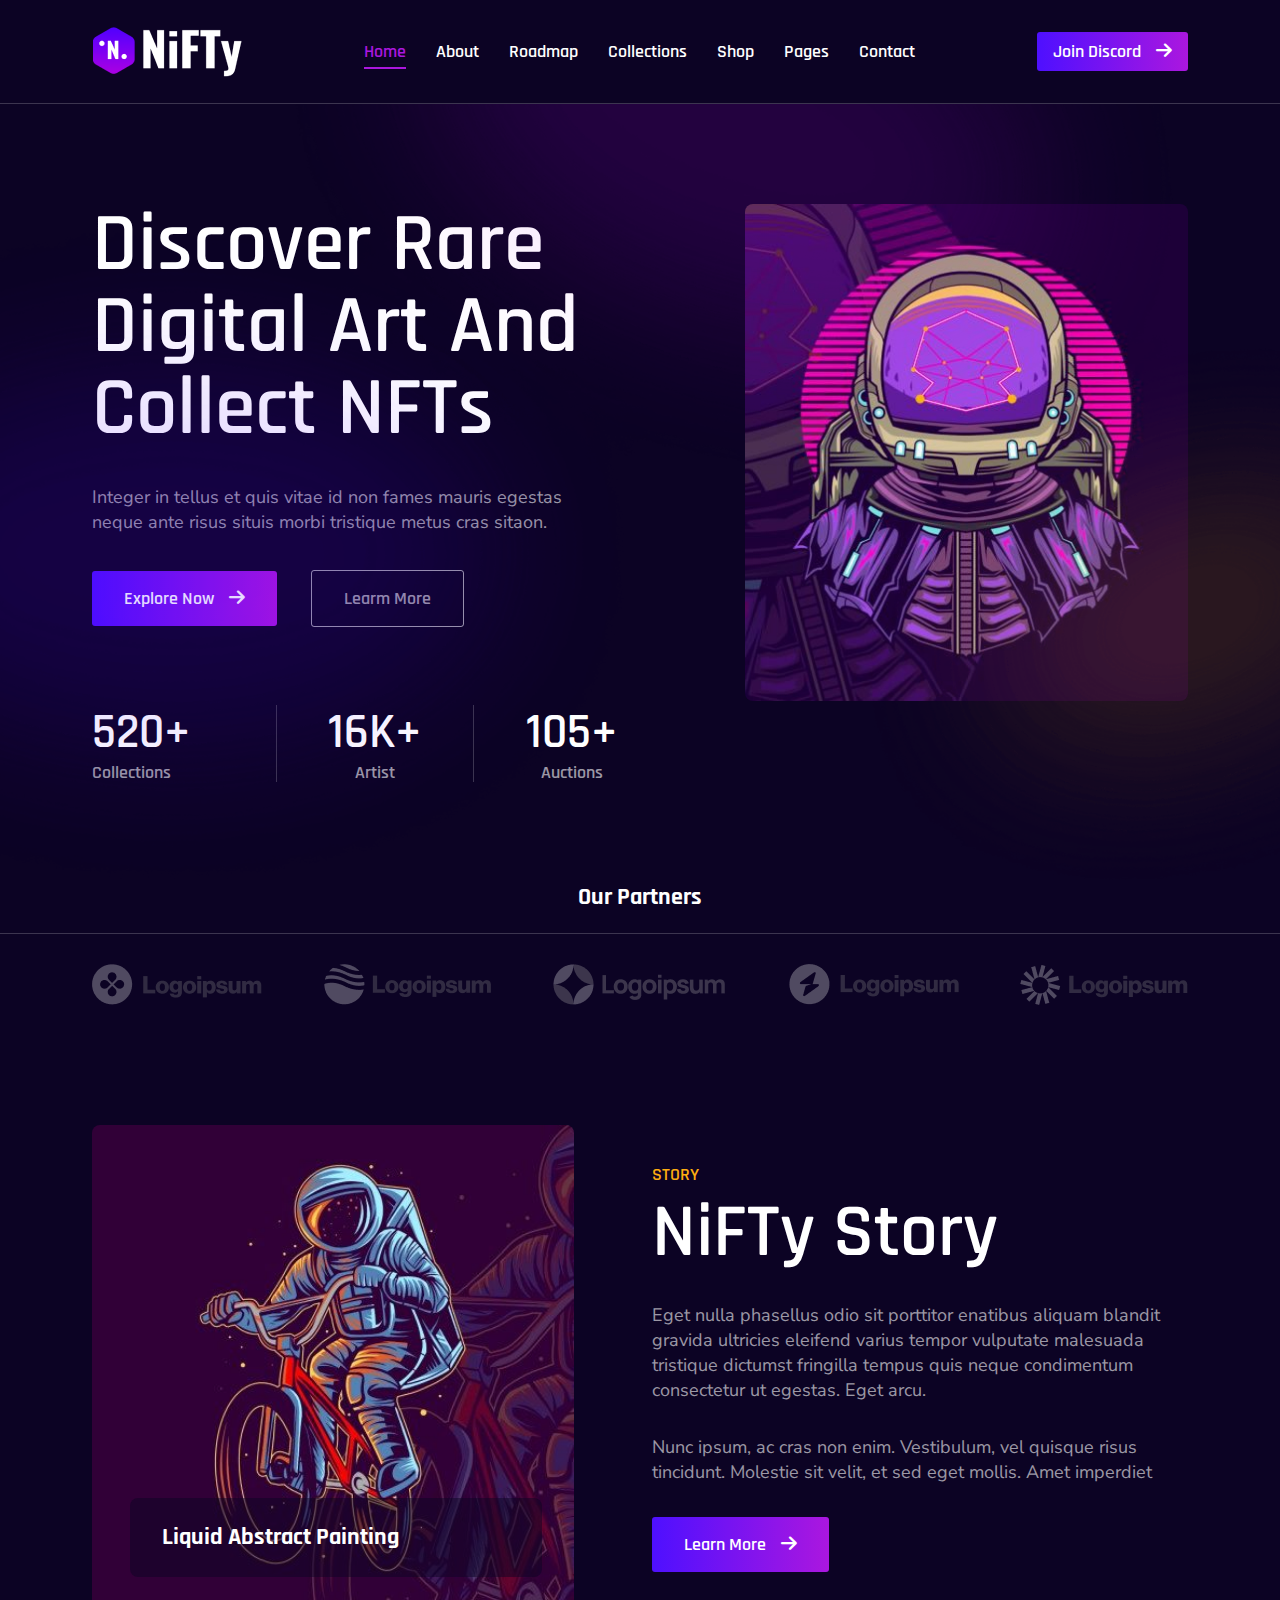
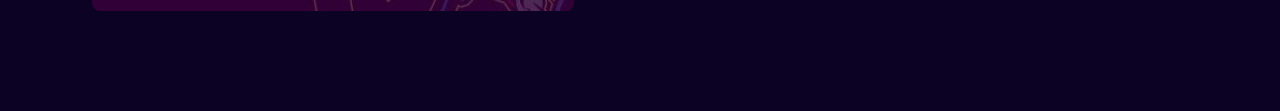
<file: Nifty - Responsive/Code/index.html>
<!DOCTYPE html>
<html>
<head>
    <title>Home - NiFTy</title>

    <meta charset="UTF-8">
    <meta content="width=device-width, initial-scale=1" name="viewport">

    <link rel="icon" href="images/icon.png"/> 
    <link rel="stylesheet" type="text/css" href="css/all.min.css"/>
    <link rel="stylesheet" type="text/css" href="css/fonts.css"/>
    <link rel="stylesheet" type="text/css" href="css/bootstrap.min.css"/>
    <link rel="stylesheet" type="text/css" href="css/style.css"/>
    <link rel="stylesheet" type="text/css" href="css/responsive.css"/>

</head>

<!-- https://templatekits.themewarrior.com/nifty/template-kit/home/ -->

<body>

    <!-- /* ====== Header ==== */ -->

    <header class="navbar navbar-expand-lg text-white">
        <div class="container">
            <a href="index.html"><img class="nifty-logo" src="images/nifty-logo.png" alt="Nifty" title="Nifty" width="150px"></a>
            <button class="navbar-toggler text-white" data-bs-target="#hidden" data-bs-toggle="collapse">
                <span class="fa-solid fa-bars-staggered btn-outline-light"></span>
            </button>
            <nav class="navbar-collapse collapse" id="hidden">
                <div class="coachina-header d-flex justify-content-lg-between align-items-center w-100">
                    <div class="header-center">
                        <ul class="navbar-nav list-unstyled d-flex justify-content-center">
                            <li><a  class="active" href="javacsript:void(0);">Home</a></li>
                            <li><a href="javacsript:void(0);">About</a></li>
                            <li><a href="javacsript:void(0);">Roadmap</a></li>
                            <li><a href="javacsript:void(0);">Collections</a></li>
                            <li><a href="javacsript:void(0);">Shop</a></li>
                            <li><a href="javacsript:void(0);">Pages</a></li>
                            <li class="pe-0"><a href="javacsript:void(0);">Contact</a></li>
                        </ul>
                    </div>
                </div>
            </nav>
            <div class="header-right">
                <button class="btn">Join Discord<i class="fa-solid fa-arrow-right"></i></button>
            </div>
        </div>
    </header>
    
     <!-- =========== Banner ============ -->

    <section class="banner">
        <div class="banner-bg"></div>
        <div class="container">
            <div class="row">
                <div class="col-lg-7 col-md-7 col-sm-12">
                    <div class="banner-data">
                        <h1>Discover Rare Digital Art And Collect NFTs</h1>
                        <p>Integer in tellus et quis vitae id non fames mauris egestas neque ante risus situis morbi tristique metus cras sitaon.</p>
                        <button class="btn">Explore Now<i class="fa-solid fa-arrow-right"></i></button>
                        <button class="btn learn-btn">Learm More</button>
                    </div>
                    <div class="banner-bottom">
                        <div class="row">
                            <div class="col-lg-4 col-md-4 col-sm-12">
                                <div class="banner-b-data">
                                    <h4>520+</h4>
                                    <p>Collections</p>
                                </div>
                            </div>
                            <div class="col-lg-4 text-center col-md-4 col-sm-12">
                                <div class="banner-b-data">
                                    <h4>16K+</h4>
                                    <p>Artist</p>
                                </div>
                            </div>
                            <div class="col-lg-4 text-center col-md-4 col-sm-12">
                                <div class="banner-b-data">
                                    <h4>105+</h4>
                                    <p>Auctions</p>
                                </div>
                            </div>
                        </div>
                    </div>
                </div>
                <div class="col-lg-5 col-md-5 col-sm-12">
                    <div class="banner-img">
                        <img src="images/banner-img.jpg" alt="banner" title="banner">
                    </div>
                </div>
            </div>
            <div class="partner-heading text-center">
                <h5>Our Partners</h5>
            </div>
        </div>
    </section>

    <!-- ========= Partners ========= -->

    <section class="partner">
        <div class="container">
            <div class="p-logo d-flex justify-content-between">
                <img src="images/logoipsum.png" alt="logoipsum" title="logoipsum">
                <img src="images/logoispum2.png" alt="logoipsum" title="logoipsum">
                <img src="images/logoipsum3.png" alt="logoipsum" title="logoipsum">
                <img src="images/logoipsum4.png" alt="logoipsum" title="logoipsum">
                <img src="images/logoipsum5.png" alt="logoipsum" title="logoipsum">
            </div>
            <div class="row">
                <div class="col-lg-6 col-md-6 col-sm-12">
                    <div class="p-img position-relative">
                        <img src="images/partnerimg.jpg" alt="cycle" title="cycle">
                        <div class="p-img-box position-absolute">Liquid Abstract Painting</div>
                    </div>
                </div>
                <div class="col-lg-6 col-md-6 d-flex align-items-center col-sm-12">
                    <div class="p-data">
                        <h6>STORY</h6>
                        <h2>NiFTy Story</h2>
                        <p>Eget nulla phasellus odio sit porttitor enatibus aliquam blandit gravida ultricies eleifend varius tempor vulputate malesuada tristique dictumst fringilla tempus quis neque condimentum consectetur ut egestas. Eget arcu.</p>
                        <p>Nunc ipsum, ac cras non enim. Vestibulum, vel quisque risus tincidunt. Molestie sit velit, et sed eget mollis. Amet imperdiet</p>
                        <button class="btn">Learn More<i class="fa-solid fa-arrow-right"></i></button>
                    </div>
                </div>
            </div>
        </div>
    </section>
    <script src="js/bootstrap.bundle.min.js"></script>
</body>
</html>
</file>
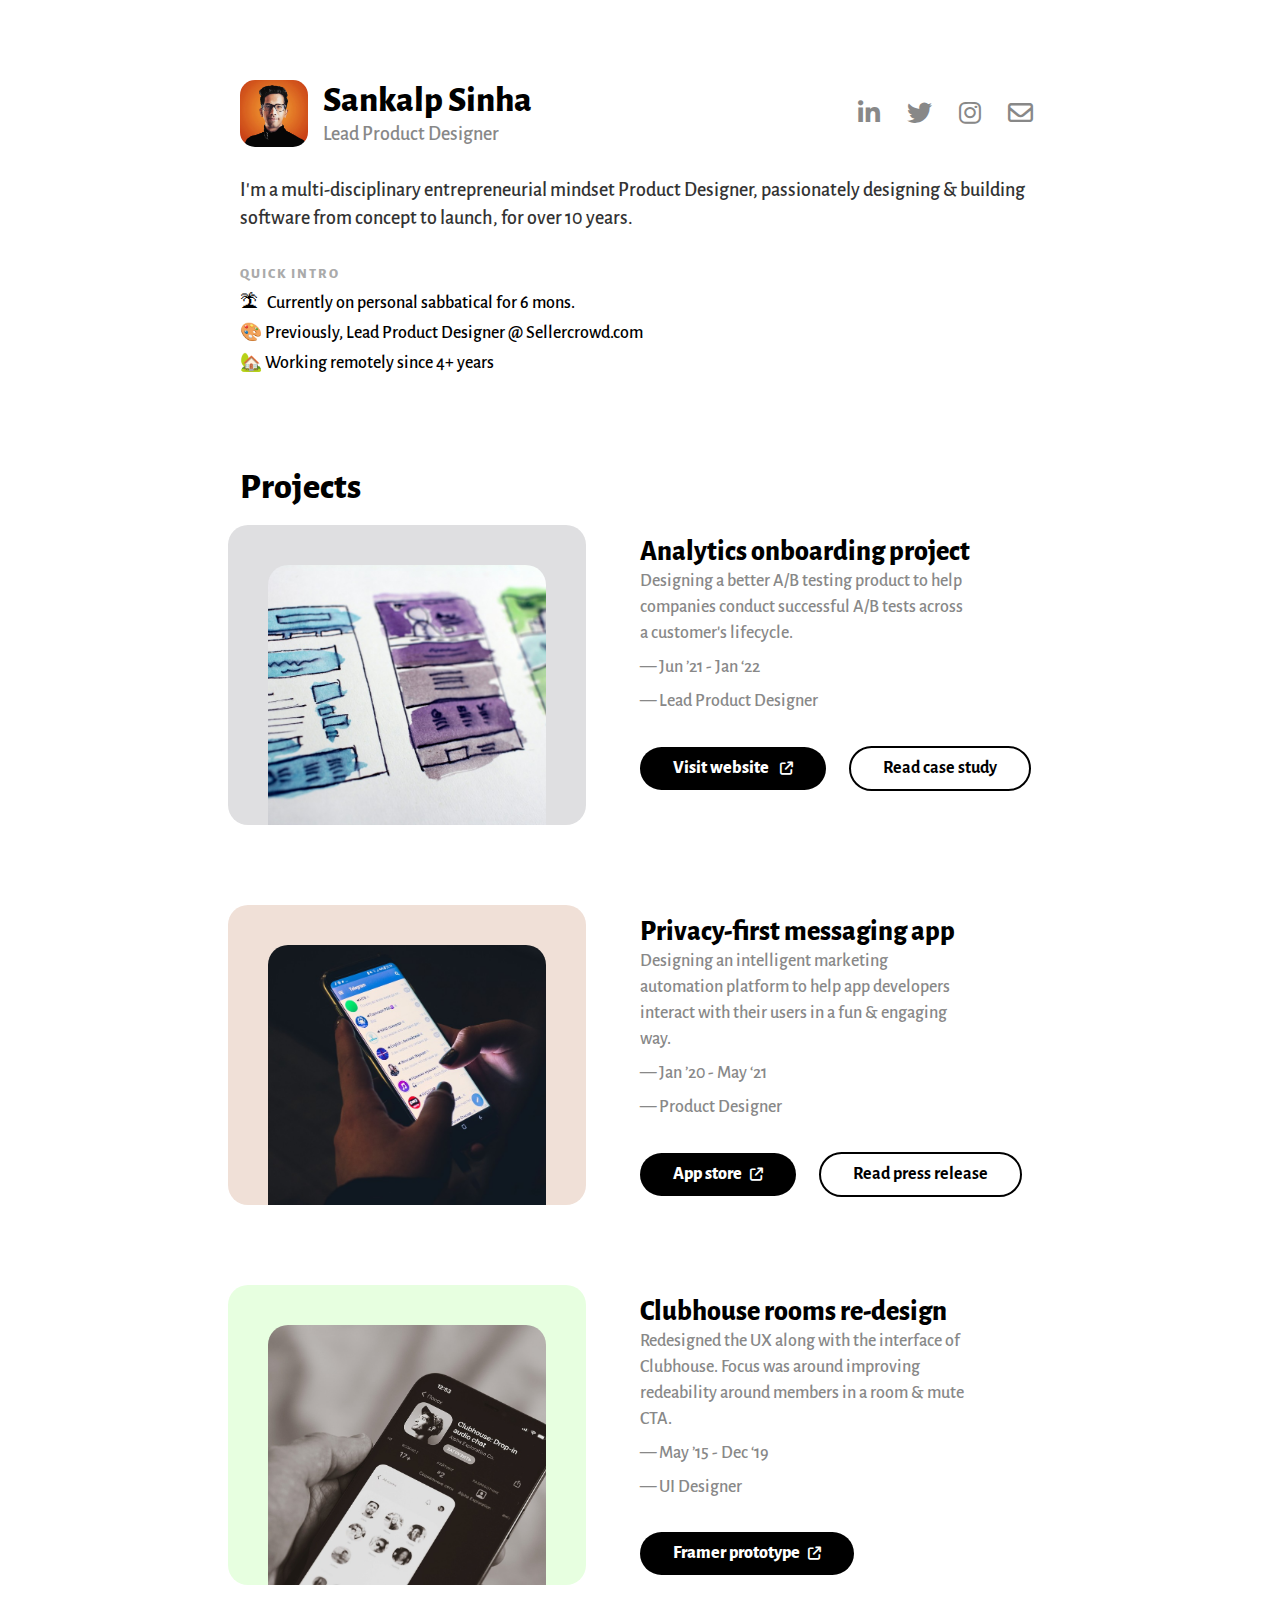
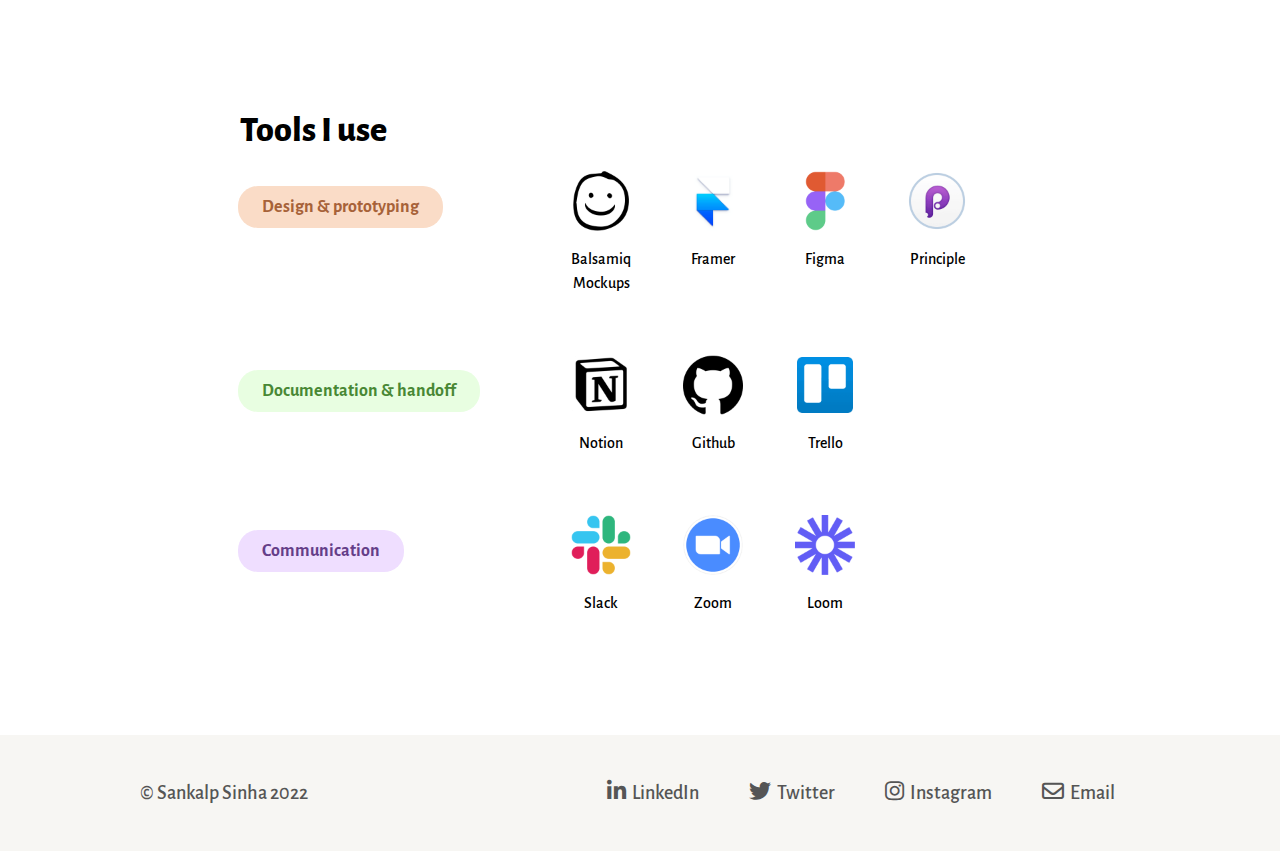
<file: portfolio/Code/index.html>
<!DOCTYPE html>
<html>
<head>
    <title>Sankalp Sinha - Design Portfolio</title>

    <meta charset="UTF-8">
    <meta content="width=device-width, initial-scale=1" name="viewport">

    <link rel="icon" href="images/icon.png"/> 
    <link rel="stylesheet" type="text/css" href="css/all.min.css"/>
    <link rel="stylesheet" type="text/css" href="css/fonts.css"/>
    <link rel="stylesheet" type="text/css" href="css/bootstrap.min.css"/>
    <link rel="stylesheet" type="text/css" href="css/style.css"/>
    <link rel="stylesheet" type="text/css" href="css/responsive.css"/>

</head>

<!-- https://designer-portfolio-1.framer.website/  -->

<body>
    
    <!-- ===== Intro ==== -->

    <div class="intro-section">
        <div class="container">
            <div class="row">
                <div class="col-md-9 col-sm-12">
                    <div class="profile-img">
                        <img src="images/profile-img.jpg" alt="">
                    </div>
                    <div class="profile-name">
                        <h2>Sankalp Sinha</h2>
                        <p>Lead Product Designer</p>
                    </div>
                </div>
                <div class="col-md-3 col-sm-12">
                    <div class="profile-social">
                        <a href="#"><i class="fa-brands fa-linkedin-in"></i></a>
                        <a href="#"><i class="fa-brands fa-twitter"></i></a>
                        <a href="#"><i class="fa-brands fa-instagram"></i></a>
                        <a href="#"><i class="fa-regular fa-envelope"></i></a>
                    </div>
                </div>
            </div>
            <div class="profile-info">
                <p>I'm a multi-disciplinary entrepreneurial mindset Product Designer, passionately designing & building software from concept to launch, for over 10 years.</p>
            </div>
            <div class="quick-intro">
                <h5>Quick Intro</h5>
                <p>🏝 &nbsp Currently on personal sabbatical for 6 mons.</p>
                <p>🎨 Previously, Lead Product Designer @ Sellercrowd.com</p>
                <p>🏡 Working remotely since 4+ years</p>
            </div>
        </div>
    </div>

    <!-- ==== Projects ===== -->
    <div class="project-section">
        <div class="container">
            <h2 class="project-heading">Projects</h2>
            <div class="project-1">
                <div class="row">
                    <div class="col-md-6 col-sm-12">
                        <div class="project-img bg-grey">
                            <img src="images/project-img-1.jpg" alt="">
                        </div>
                    </div>
                    <div class="col-md-6 col-sm-12">
                        <div class="project-data">
                            <h3>Analytics onboarding project</h3>
                            <p>Designing a better A/B testing product to help companies conduct successful A/B tests across a customer's lifecycle.</p>
                            <p>— Jun ’21 - Jan ‘22</p>
                            <p>— Lead Product Designer</p>
                            <div class="project-btn">
                                <div class="btn">Visit website <i class="fa-solid fa-arrow-up-right-from-square"></i></div>
                                <div class="btn btn-2">Read case study</div>
                            </div>
                        </div>
                    </div>
                </div>
            </div>
            <div class="project-2">
                <div class="row">
                    <div class="col-md-6 col-sm-12">
                        <div class="project-img bg-pink">
                            <img src="images/project-img-2.jpg" alt="">
                        </div>
                    </div>
                    <div class="col-md-6 col-sm-12">
                        <div class="project-data">
                            <h3>Privacy-first messaging app</h3>
                            <p>Designing an intelligent marketing automation platform to help app developers interact with their users in a fun & engaging way.</p>
                            <p>— Jan ’20 - May ‘21</p>
                            <p>— Product Designer</p>
                            <div class="project-btn">
                                <div class="btn">App store<i class="fa-solid fa-arrow-up-right-from-square"></i></div>
                                <div class="btn btn-2">Read press release</div>
                            </div>
                        </div>
                    </div>
                </div>
            </div>
            <div class="project-3">
                <div class="row">
                    <div class="col-md-6 col-sm-12">
                        <div class="project-img bg-green">
                            <img src="images/project-img-3.jpg" alt="">
                        </div>
                    </div>
                    <div class="col-md-6 col-sm-12">
                        <div class="project-data">
                            <h3>Clubhouse rooms re-design</h3>
                            <p>Redesigned the UX along with the interface of Clubhouse. Focus was around improving redeability around members in a room & mute CTA.</p>
                            <p>— May ’15 - Dec ‘19</p>
                            <p>— UI Designer</p>
                            <div class="project-btn">
                                <div class="btn">Framer prototype<i class="fa-solid fa-arrow-up-right-from-square"></i></div>
                            </div>
                        </div>
                    </div>
                </div>
            </div>
        </div>
    </div>

    <!-- ==== Tool ==== -->

    <div class="tool-section">
        <div class="container">
            <div class="tool-heading">
                <h2>Tools I use</h2>
            </div>
            <div class="tools-1">
                <div class="row">
                    <div class="col-md-5 col-sm-12">
                        <p class="desg-heading tool-heading-box">Design & prototyping</p>
                    </div>
                    <div class="col-md-7 col-sm-12">
                        <div class="tool-logo">
                            <div class="logo">
                                <img src="images/smile.png" alt="">
                                <p>Balsamiq <br/>Mockups</p>
                            </div>
                            <div class="logo">
                                <img src="images/framer.jpg" alt="">
                                <p>Framer</p>
                            </div>
                            <div class="logo">
                                <img src="images/figma.png" alt="">
                                <p>Figma</p>
                            </div>
                            <div class="logo">
                                <img src="images/principal.png" alt="">
                                <p>Principle</p>
                            </div>
                        </div>
                    </div>
                </div>
            </div>
            <div class="tools-2">
                <div class="row">
                    <div class="col-md-5 col-sm-12">
                        <p class="doc-heading tool-heading-box">Documentation & handoff</p>
                    </div>
                    <div class="col-md-7 col-sm-12">
                        <div class="tool-logo">
                            <div class="logo">
                                <img src="images/notion.png" alt="">
                                <p>Notion</p>
                            </div>
                            <div class="logo">
                                <img src="images/github.png" alt="">
                                <p>Github</p>
                            </div>
                            <div class="logo">
                                <img src="images/trello.png" alt="">
                                <p>Trello</p>
                            </div>
                        </div>
                    </div>
                </div>
            </div>
            <div class="tools-3">
                <div class="row">
                    <div class="col-md-5 col-sm-12">
                        <p class="com-heading tool-heading-box">Communication</p>
                    </div>
                    <div class="col-md-7 col-sm-12">
                        <div class="tool-logo">
                            <div class="logo">
                                <img src="images/slack.png" alt="">
                                <p>Slack</p>
                            </div>
                            <div class="logo">
                                <img src="images/zoom.png" alt="">
                                <p>Zoom</p>
                            </div>
                            <div class="logo">
                                <img src="images/loom.png" alt="">
                                <p>Loom</p>
                            </div>
                        </div>
                    </div>
                </div>
            </div>
        </div>
    </div>

    <!-- ==== Footer ==== -->
    
    <footer>
        <div class="footer-container">
            <div class="footer-data">
                <div class="f-name">
                    <h5>©  Sankalp Sinha 2022</h5>
                </div>
                <div class="f-social">
                    <div class="link-logo f-logo">
                        <a href="#"><i class="fa-brands fa-linkedin-in"></i>LinkedIn</a>
                    </div>
                    <div class="Twit-logo f-logo">
                        <a href="#"><i class="fa-brands fa-twitter"></i>Twitter</a>
                    </div>
                    <div class="link-logo f-logo">
                        <a href="#"><i class="fa-brands fa-instagram"></i>Instagram</a>
                    </div>
                    <div class="link-logo f-logo">
                        <a href="#"><i class="fa-regular fa-envelope"></i>Email</a>
                    </div>
                </div>
            </div>
        </div>
    </footer>
    <script src="js/bootstrap.bundle.min.js"></script>
</body>
</html>
</file>
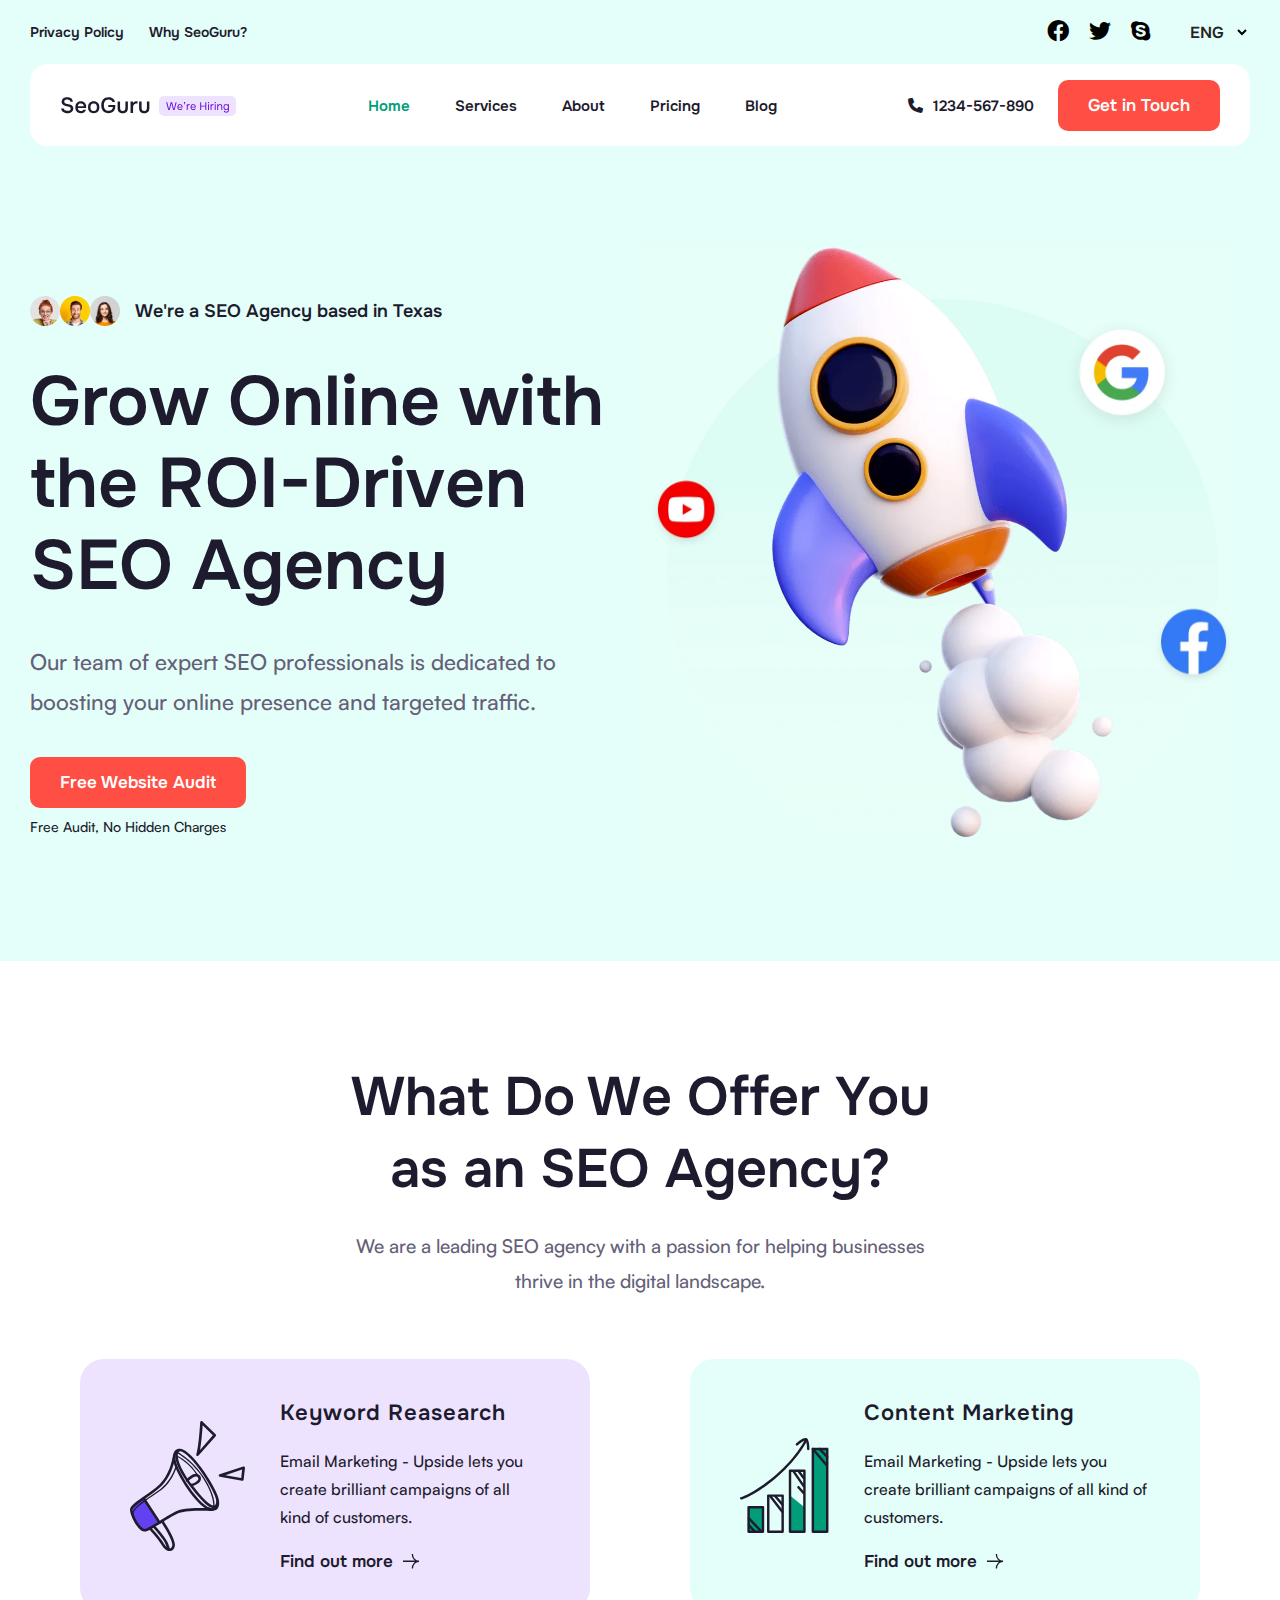
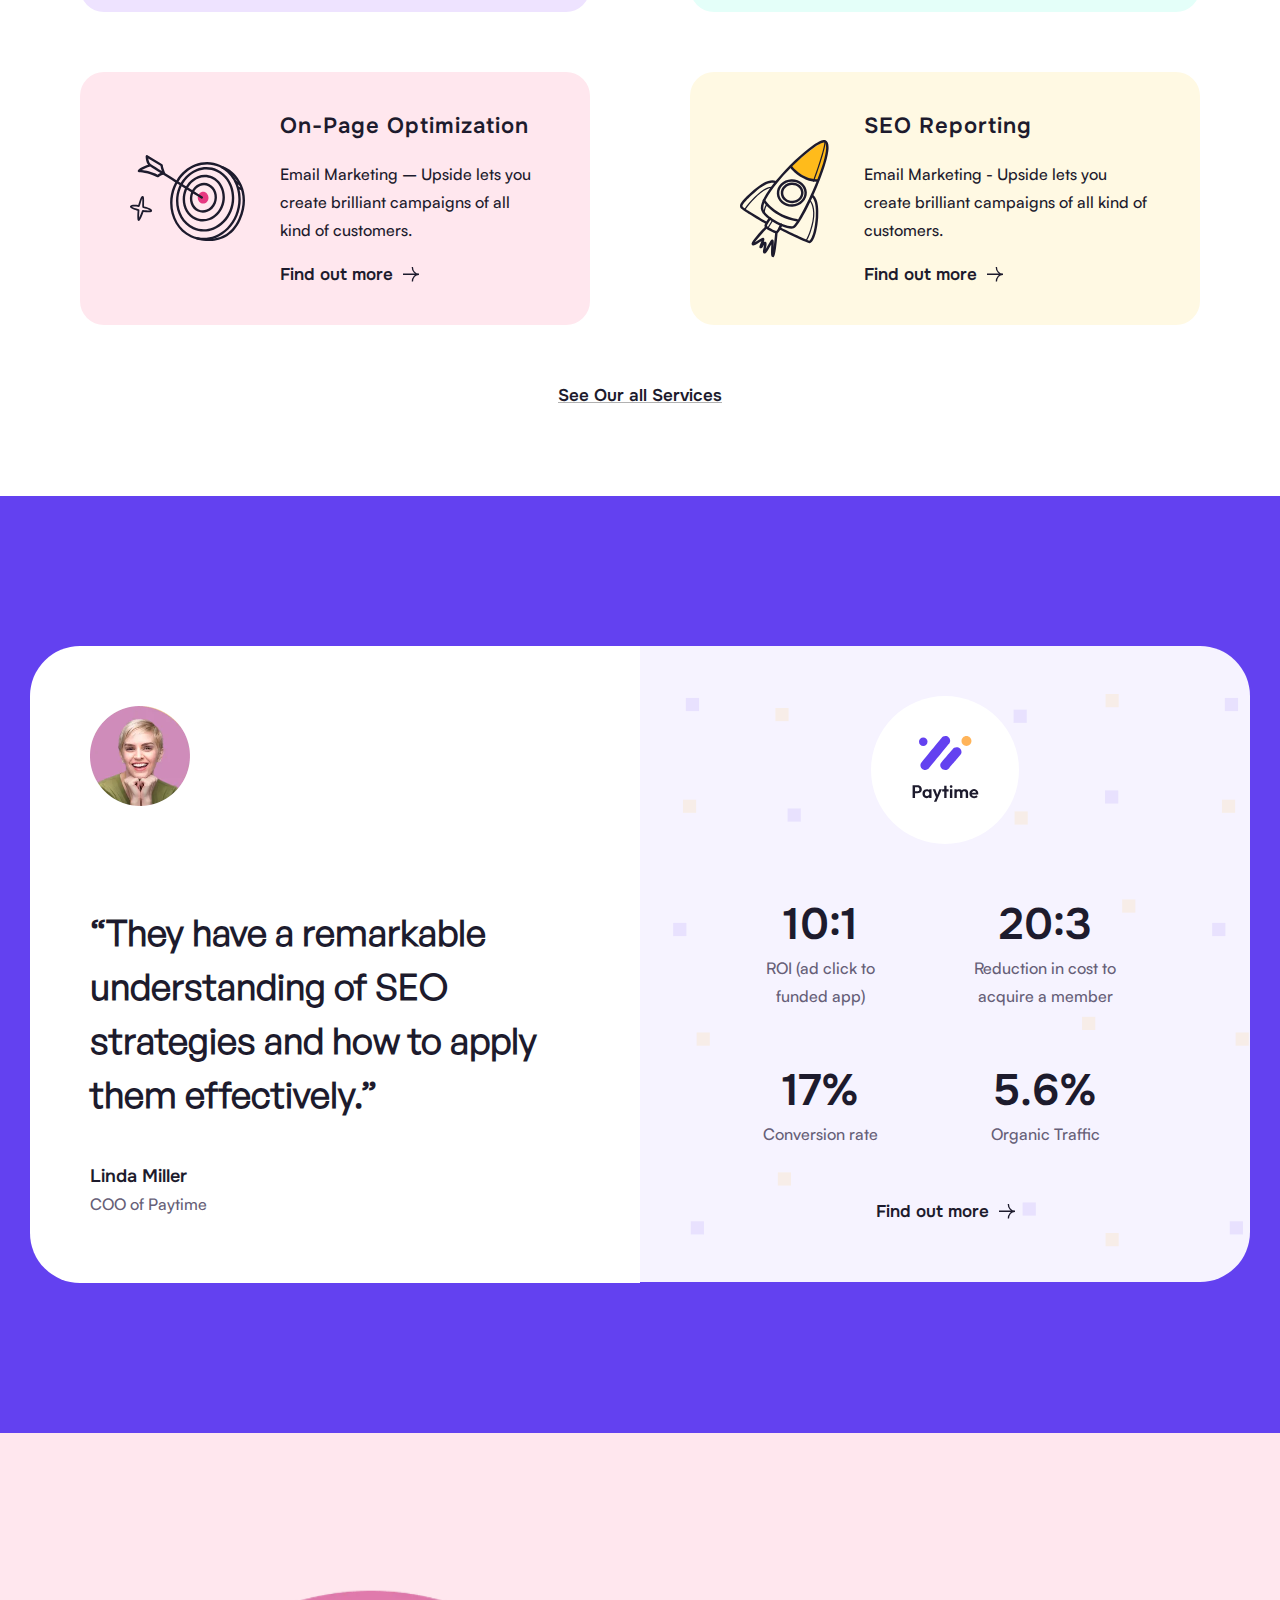
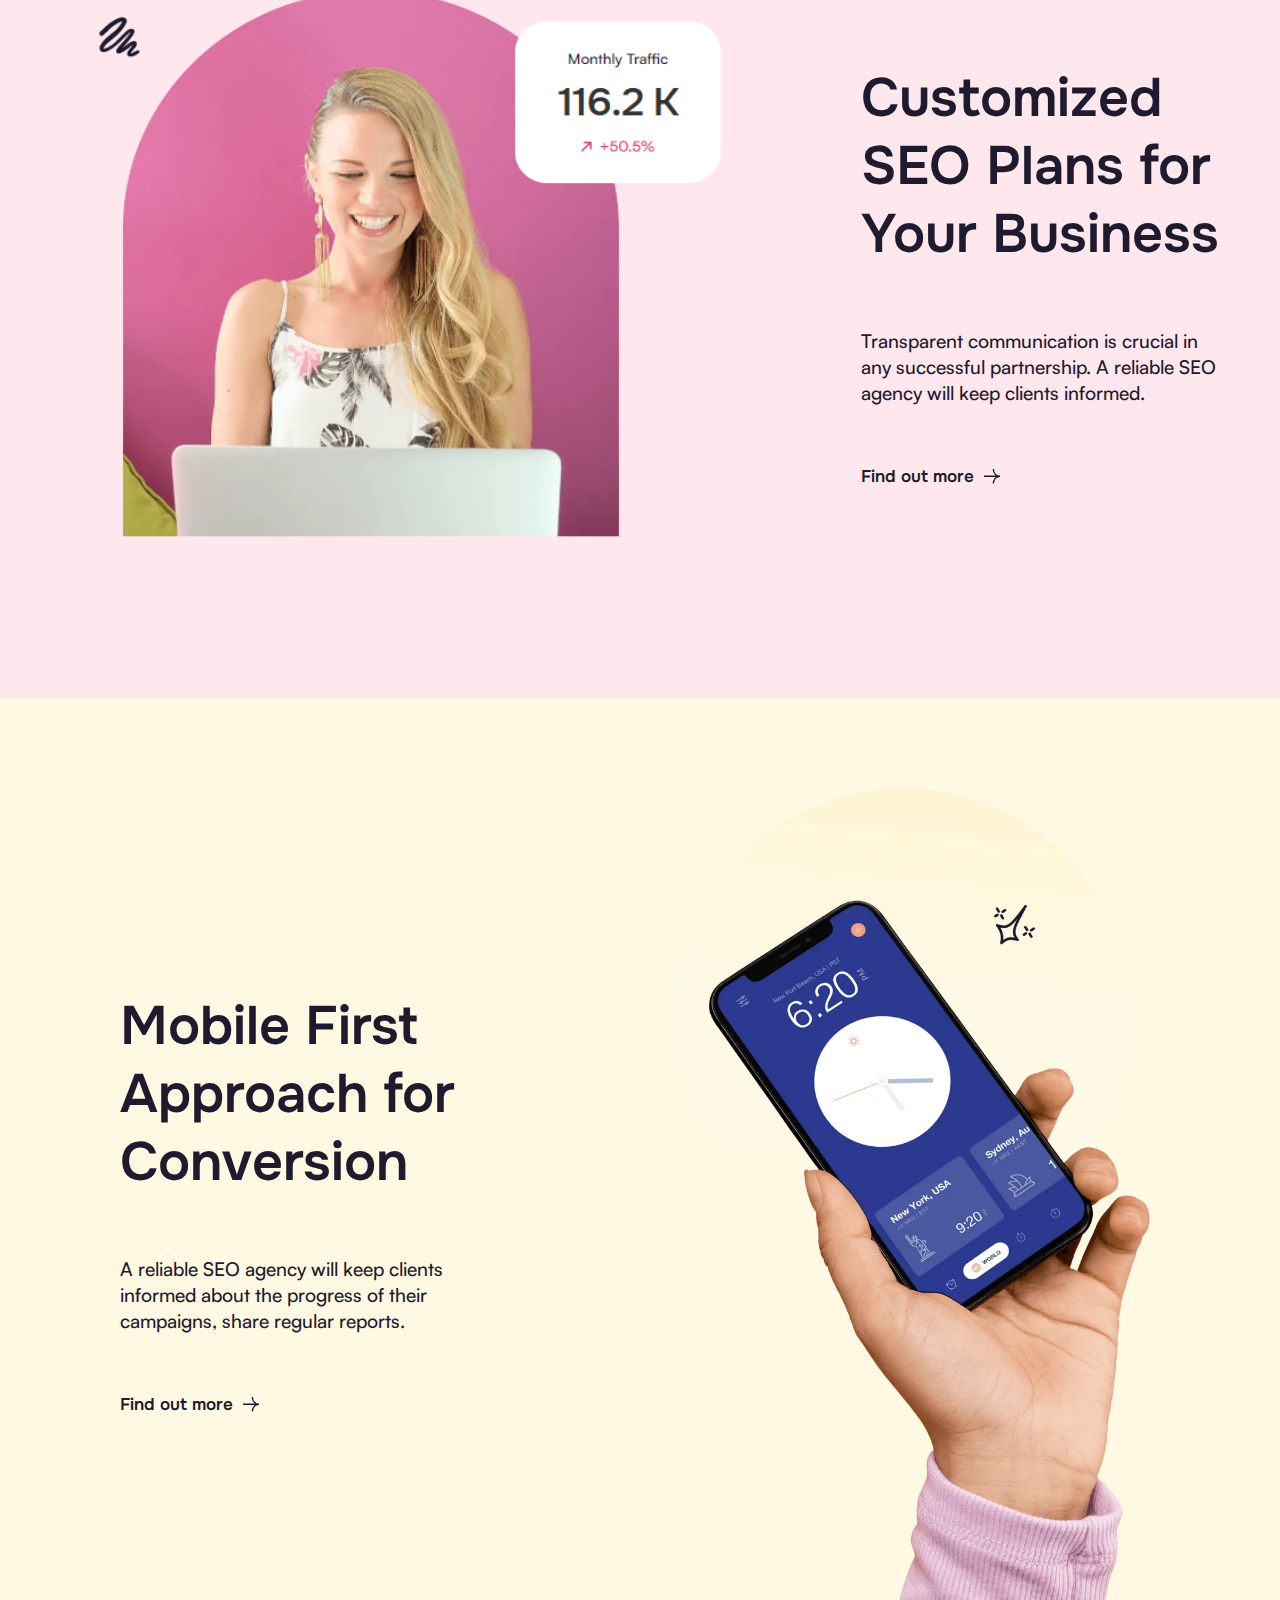
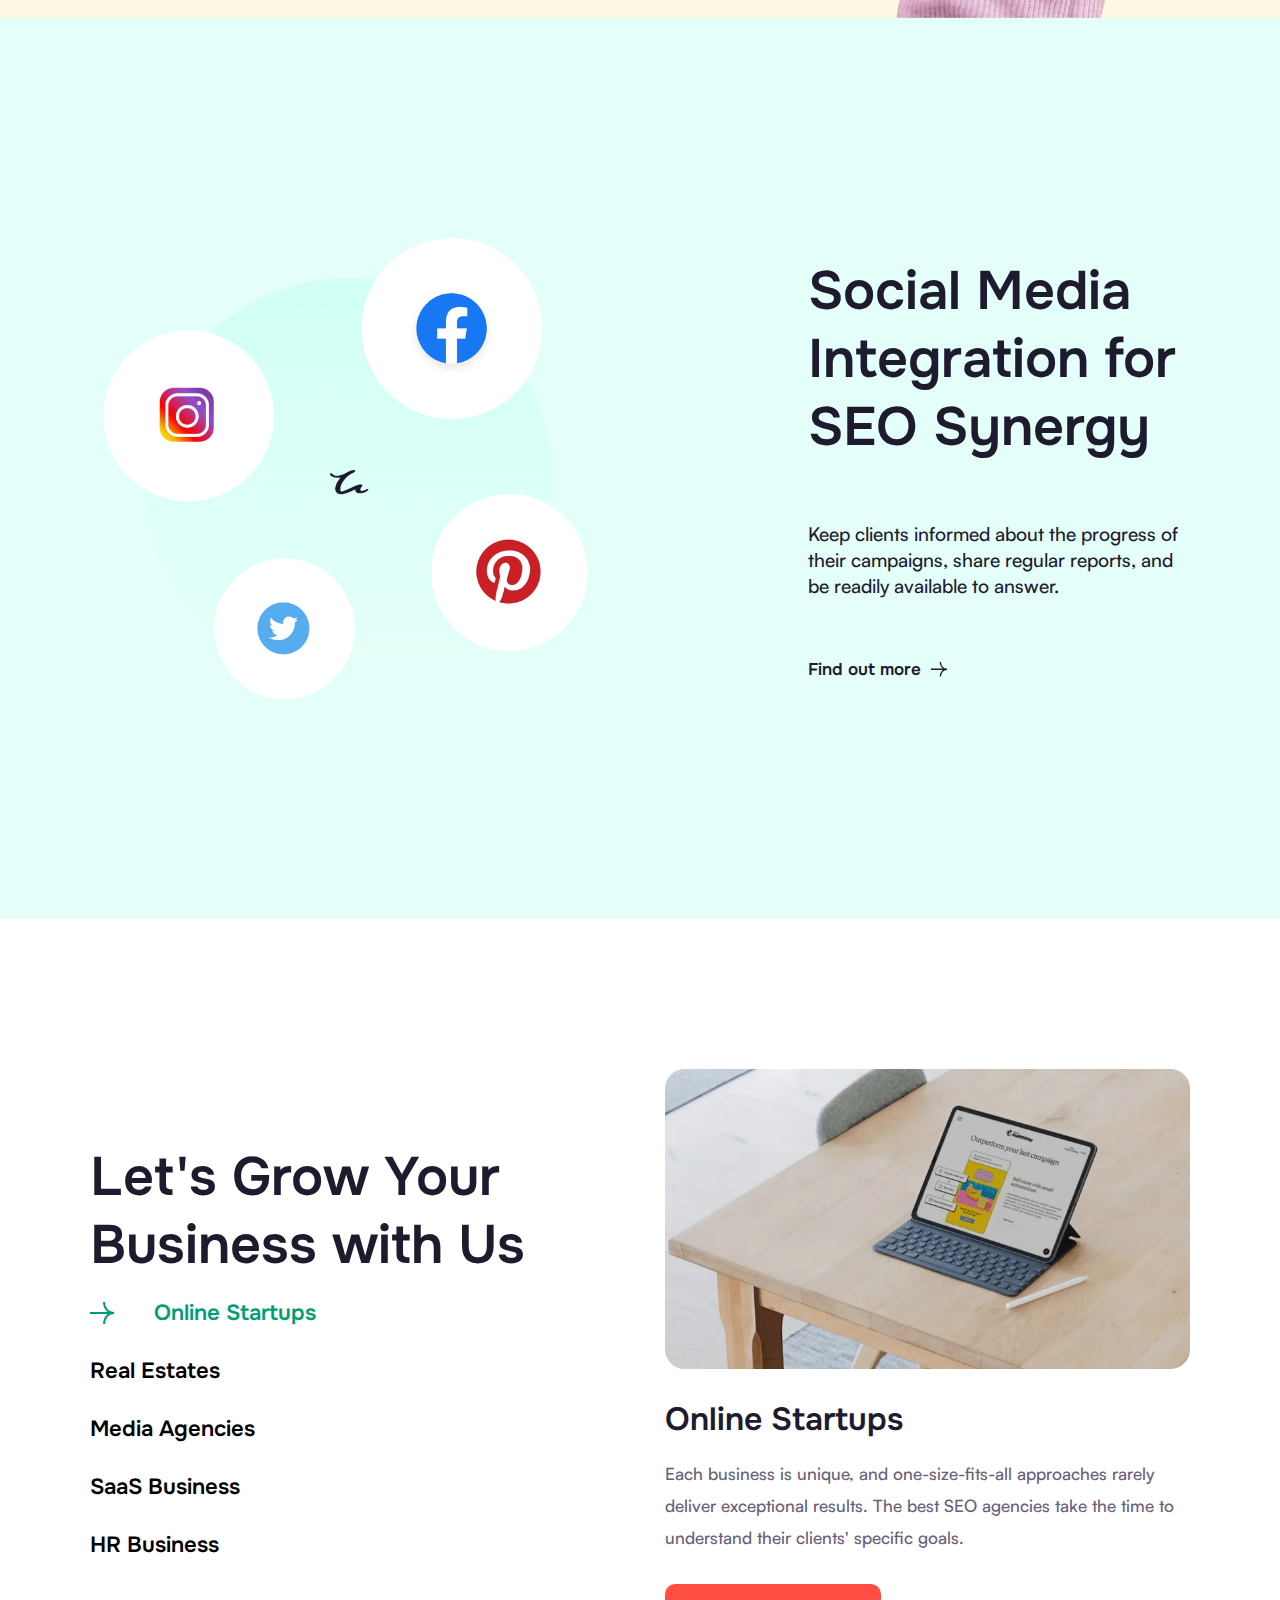
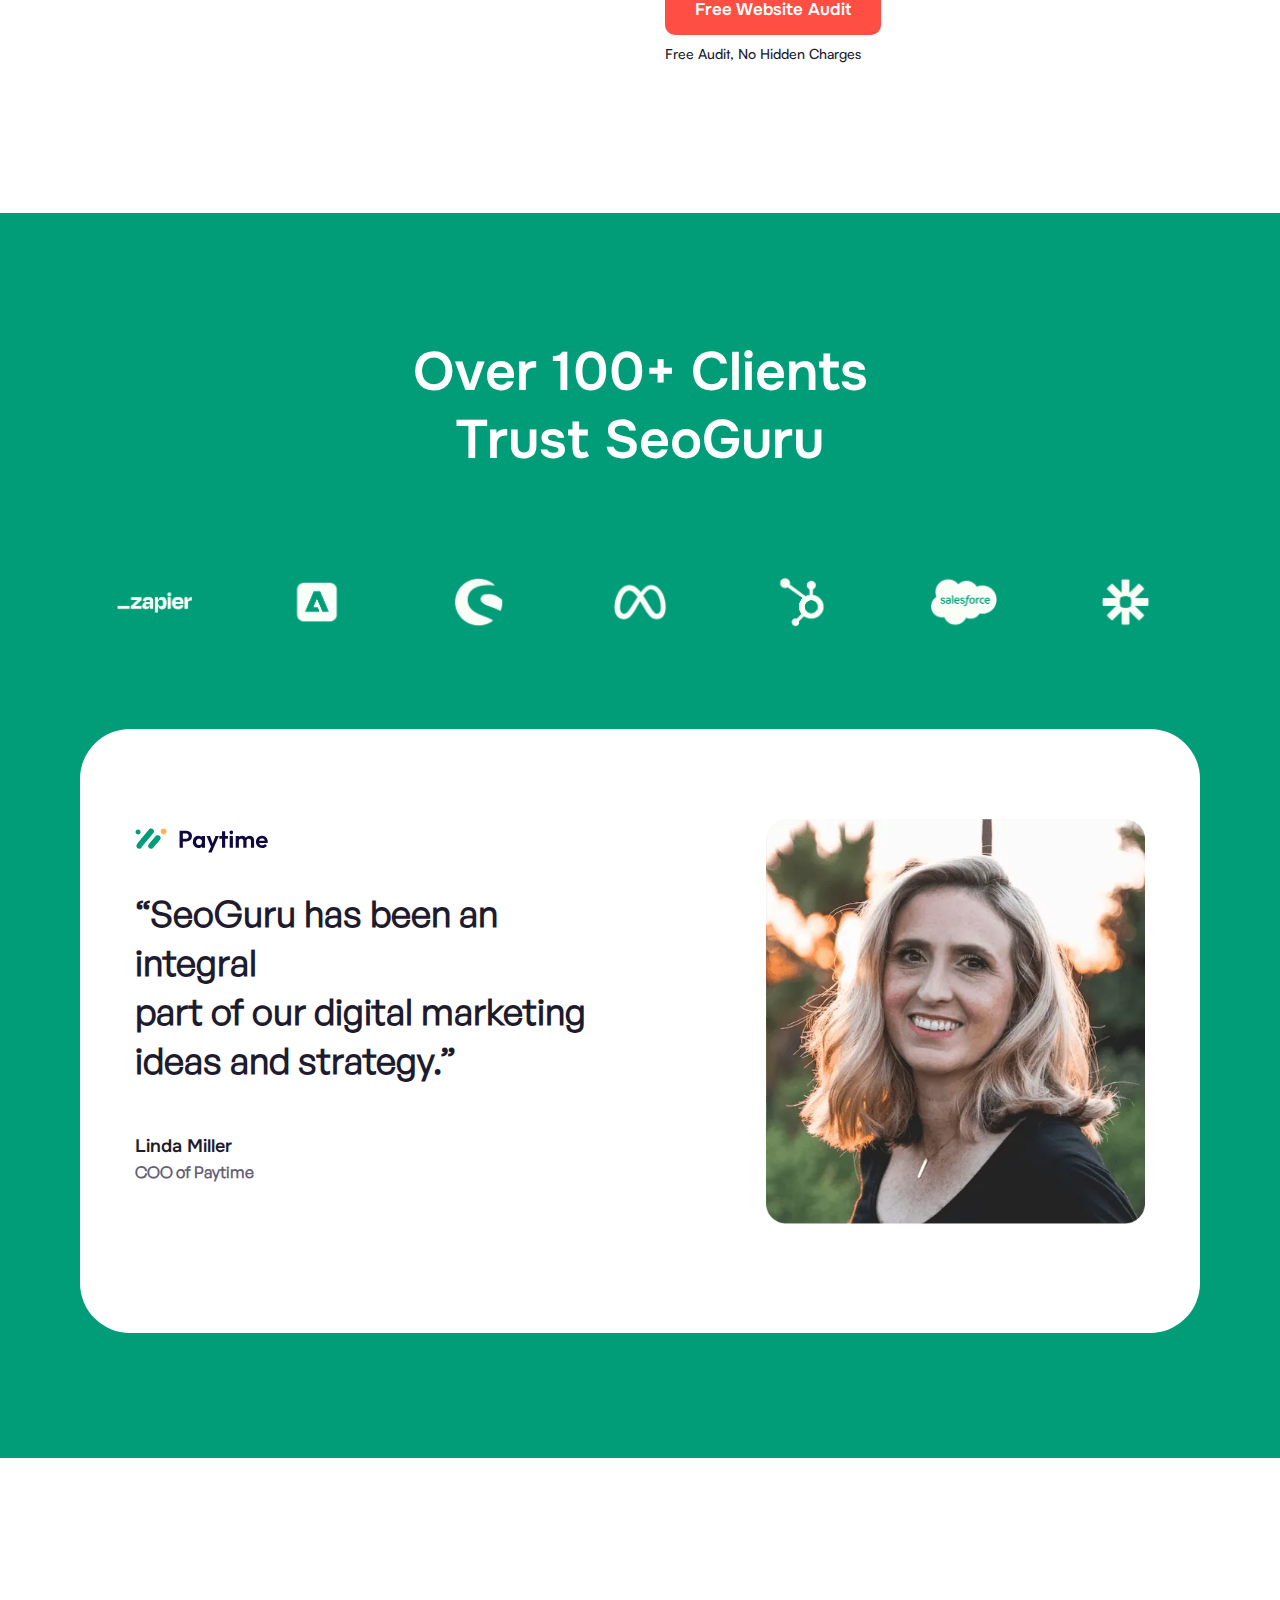
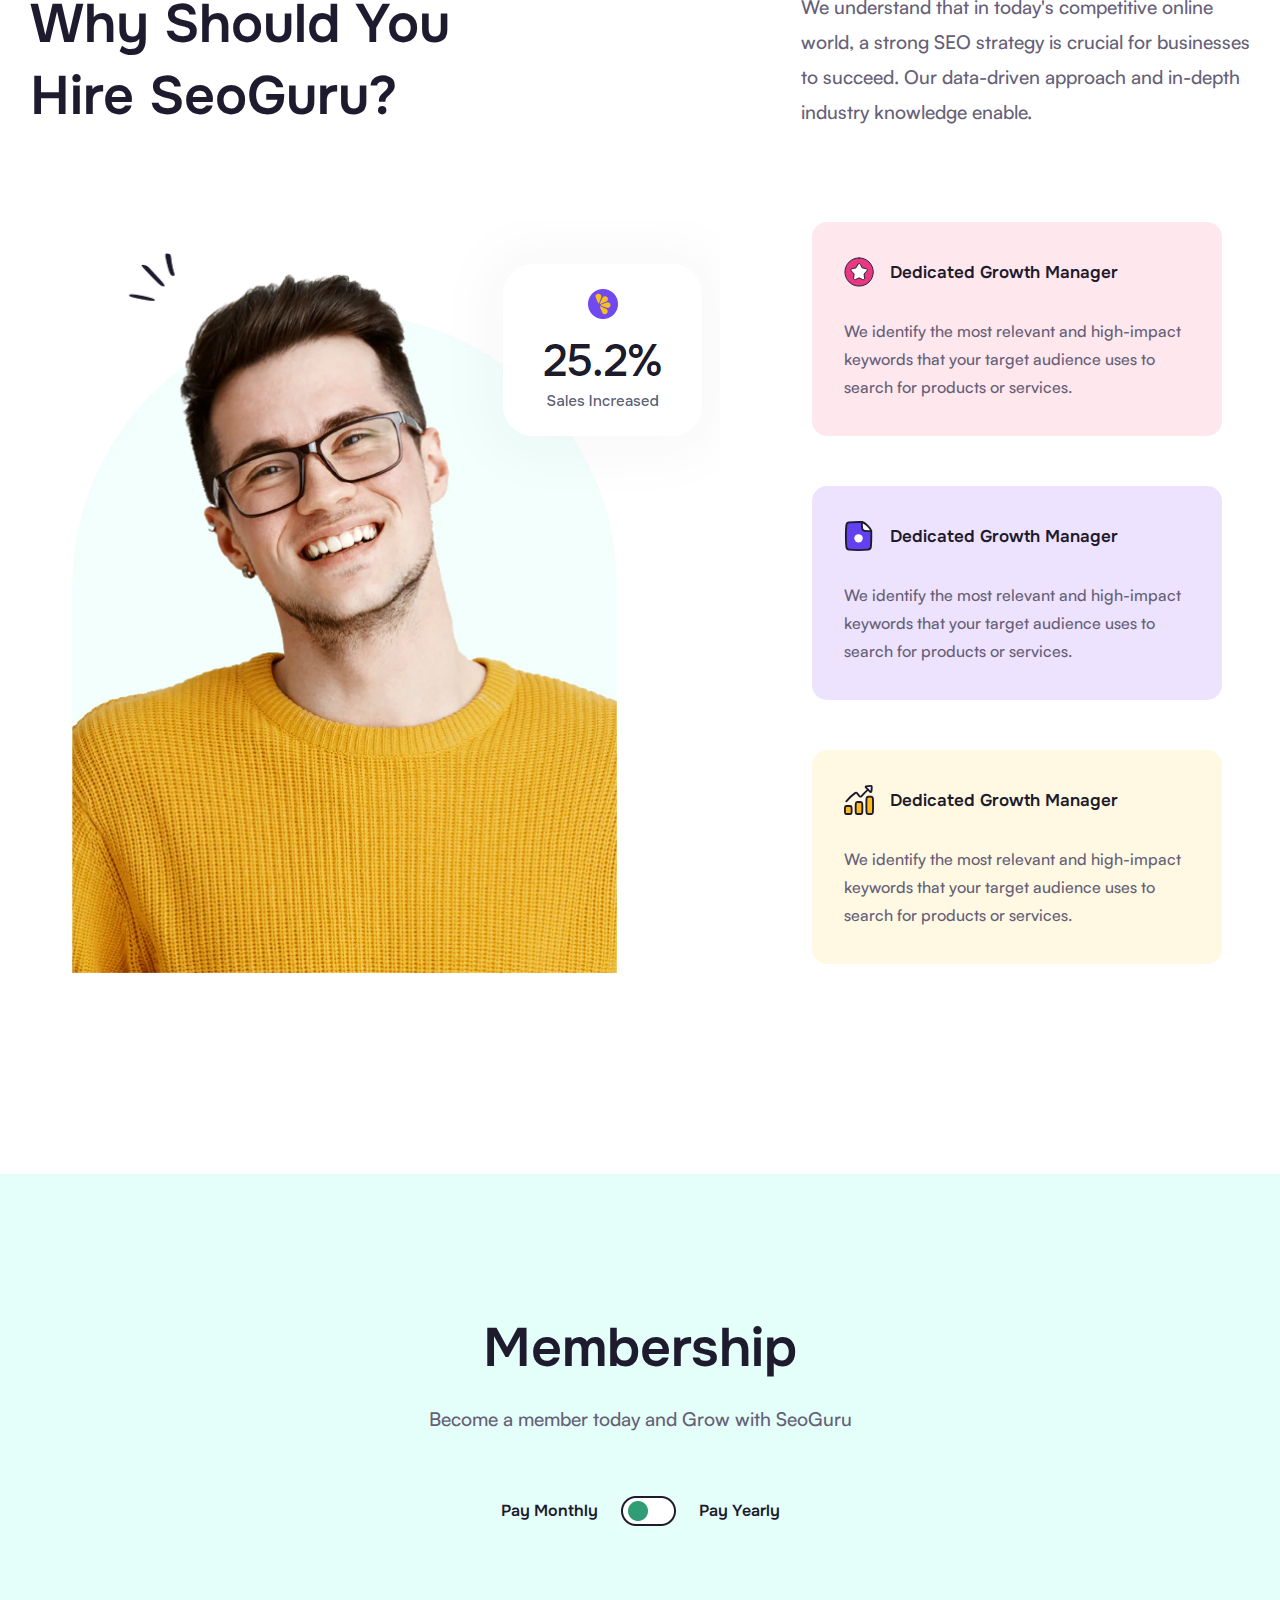
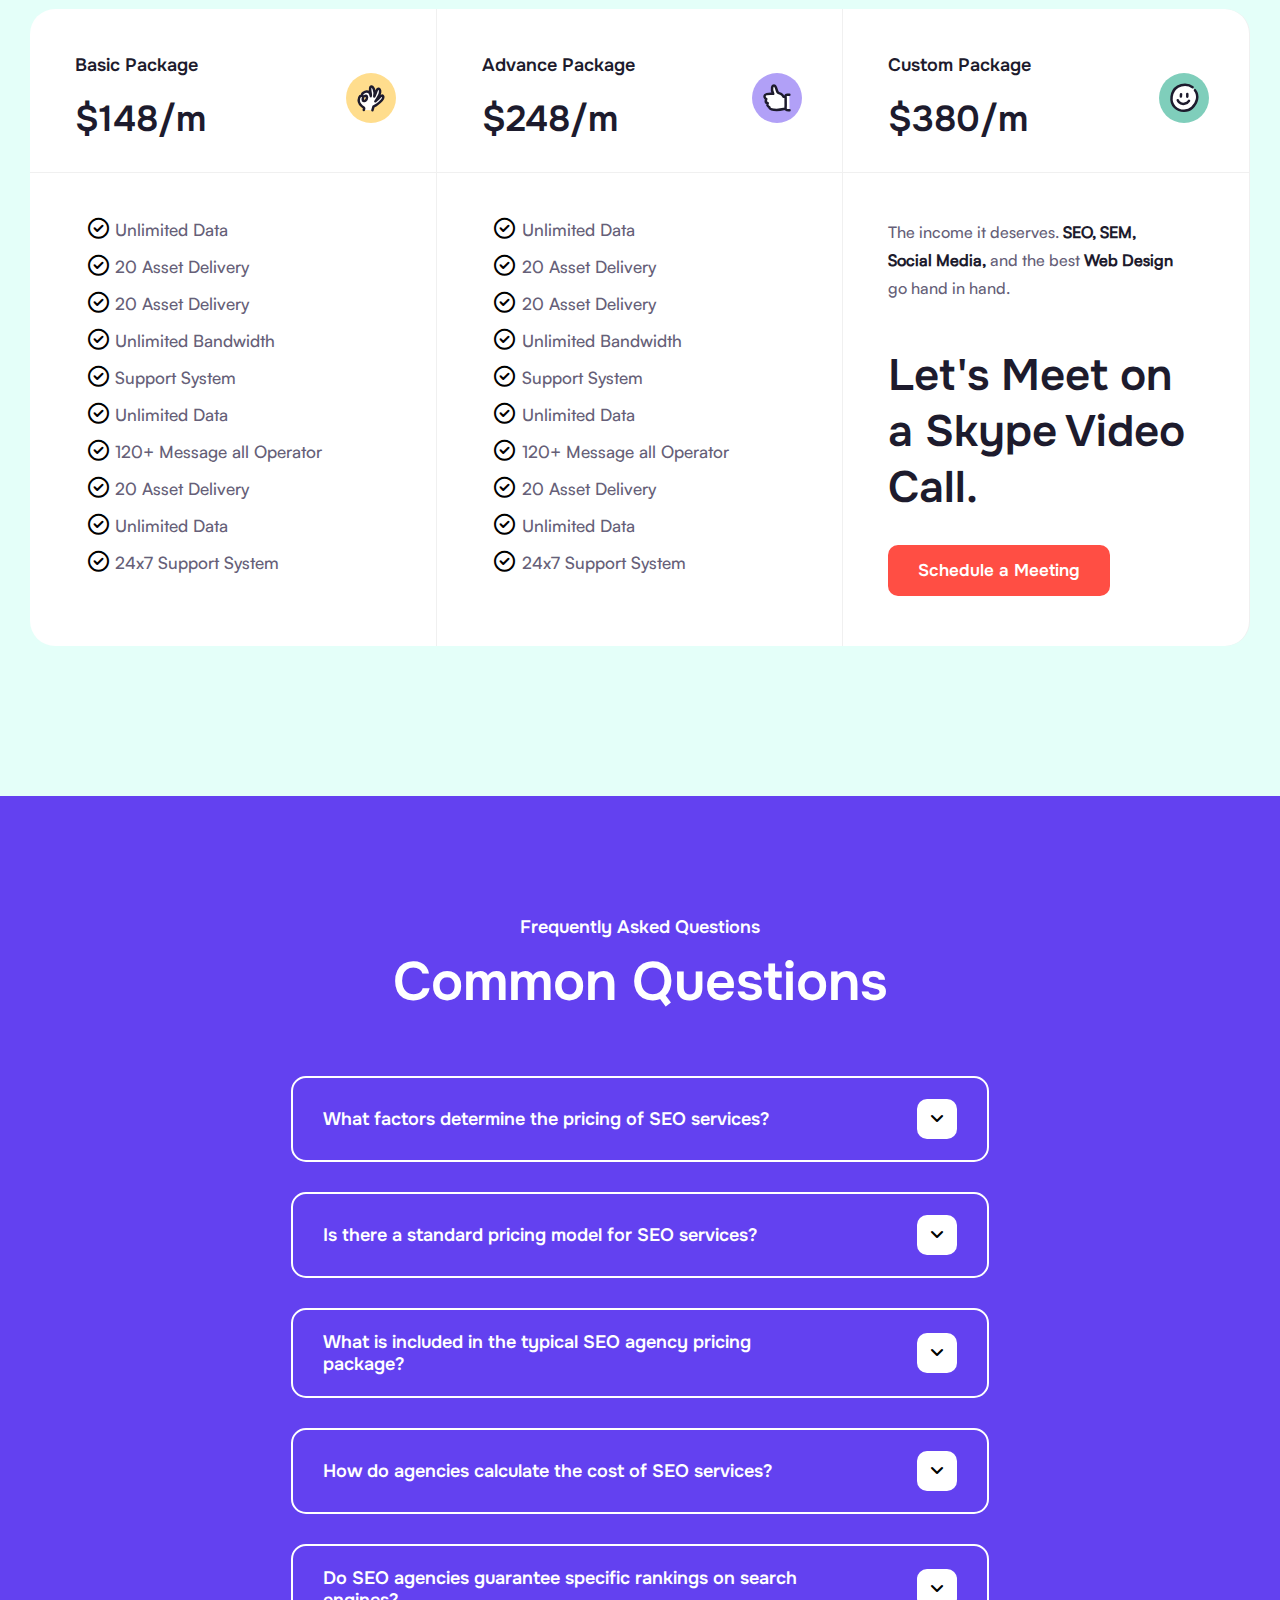
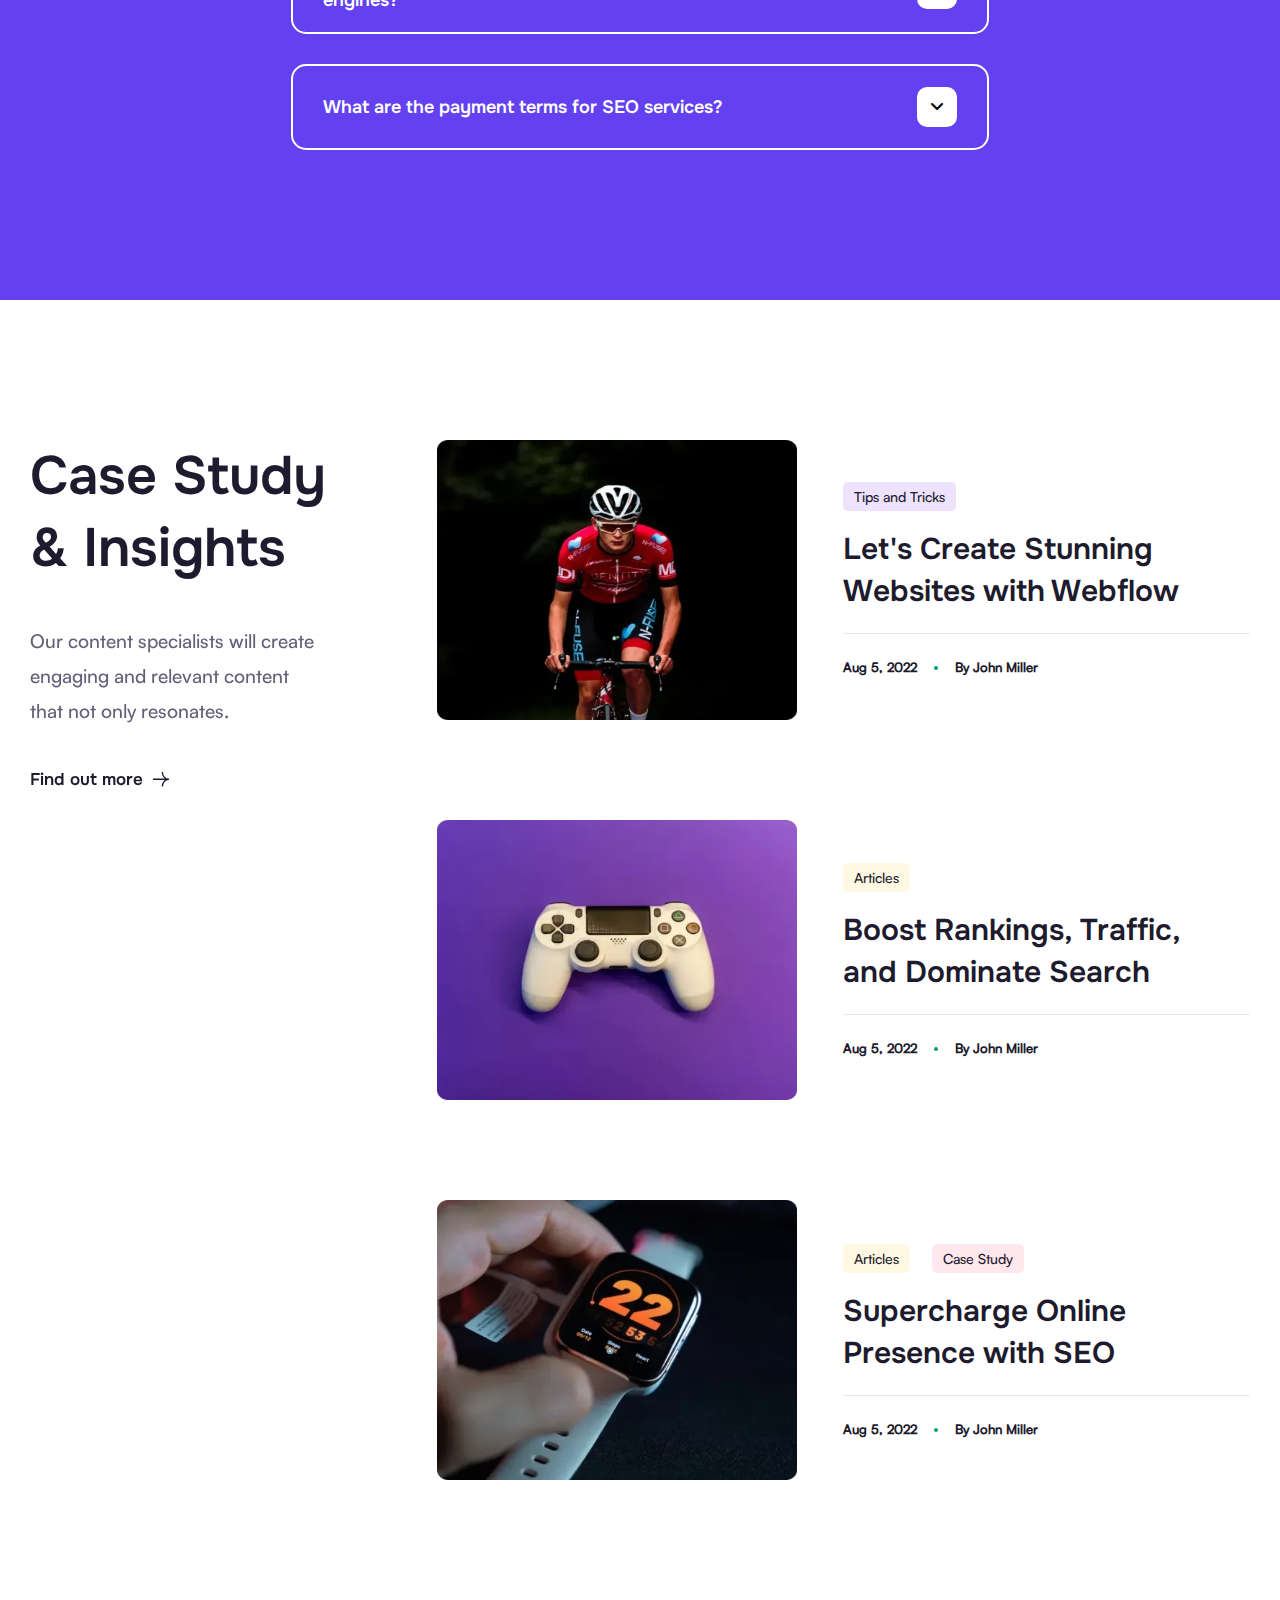
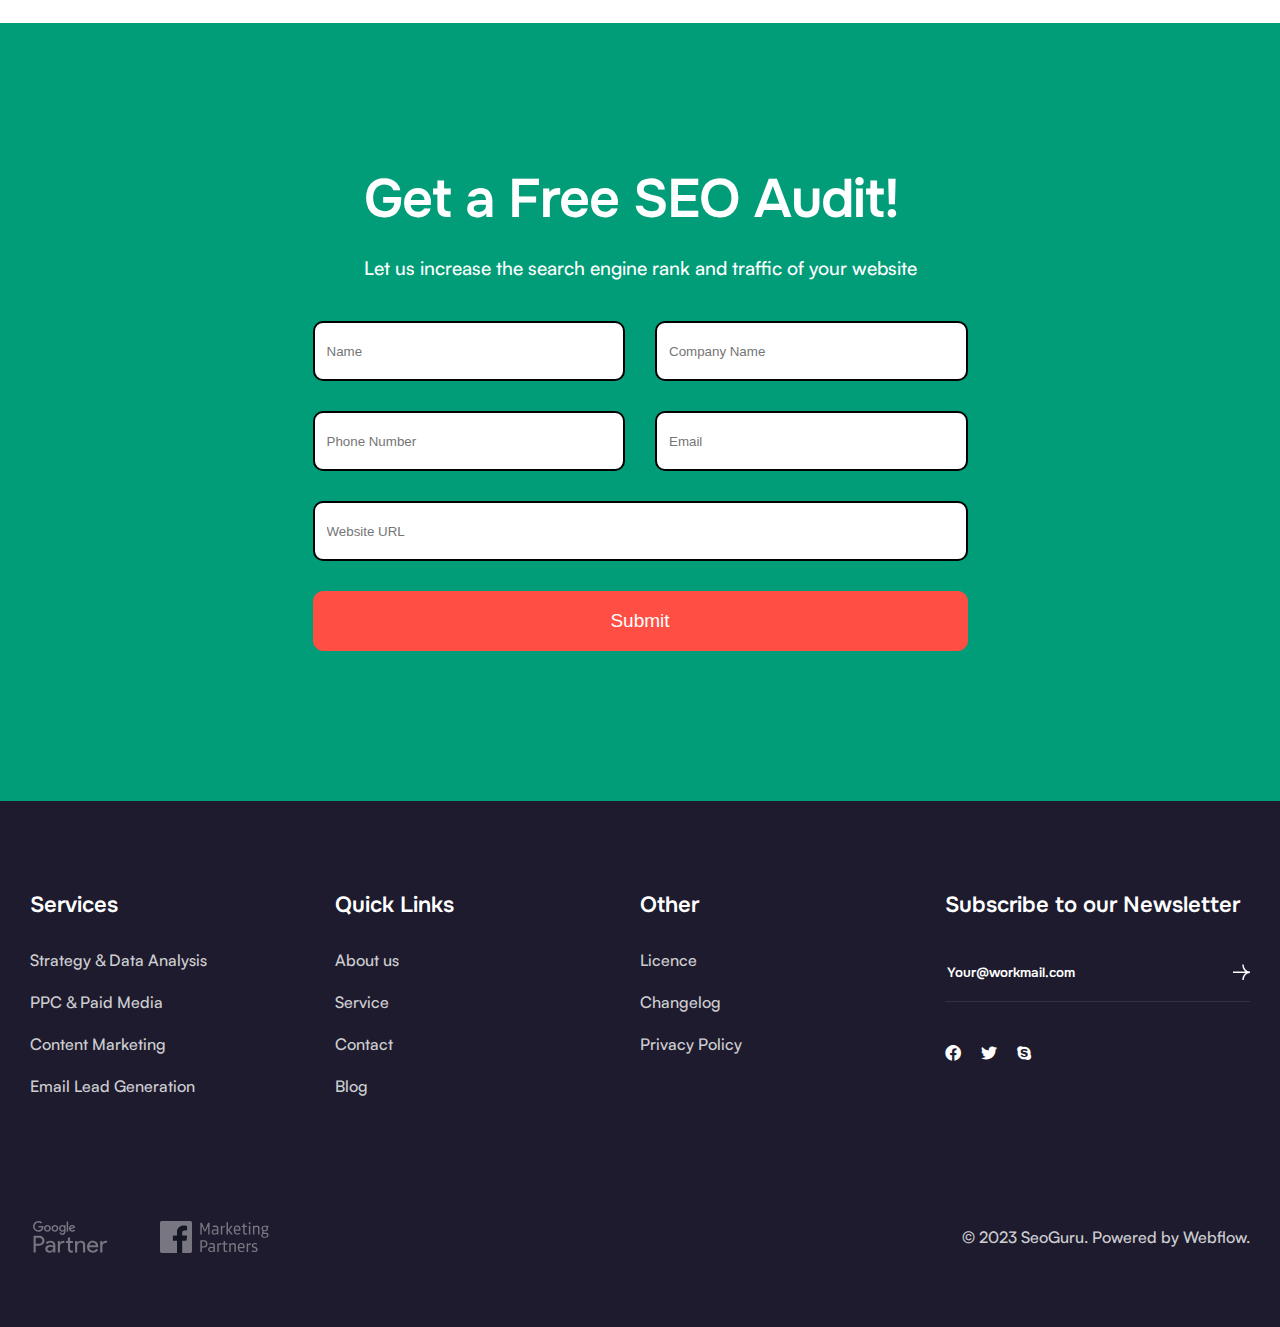
<file: SeoGuru/Code/index.html>
<!DOCTYPE html>
<html>
<head>
    <title>SeoGuru - Webflow HTML Website Template</title>
    <link rel="icon" href="images/seoguru-icon.ico"/> 
    <link rel="stylesheet" type="text/css" href="css/style.css"/>
    <link rel="stylesheet" type="text/css" href="css/fonts.css"/>
    <link rel="stylesheet" type="text/css" href="css/all.min.css"/>
</head>
<!-- https://seoguru.webflow.io/ -->
    <body>
    <!-- ================ Header Section ======================== -->

    <header>
        <section class="header-section">
            <div class="container">
                <div class="header-top">
                    <div class="top-left">
                        <a class="hover-green" href="javascript:void(0);">Privacy Policy</a>
                        <a class="hover-green" href="javascript:void(0);">Why SeoGuru?</a>
                    </div>
                    <div class="top-right">
                        <a href="https://www.facebook.com/" target="_blank"><i class="fa-brands fa-facebook hover-green"></i></a>
                        <a href="https://www.twitter.com/" target="_blank"><i class="fa-brands fa-twitter hover-green"></i></a>
                        <a href="https://www.skype.com/" target="_blank"><i class="fa-brands fa-skype hover-green"></i></a>
                        <p>ENG</p>
                        <select class="dropdown">
                            <option class="drop-lang">English</option>
                            <option class="drop-lang">Spanish</option>
                            <option class="drop-lang">French</option>
                        </select>
                    </div>
                </div>
                <div class="header-box">
                    <div class="header-box-left">
                        <a href="index.html"><img src="images/Seologo.svg"/></a>
                    </div>
                    <div class="header-box-menu">
                        <a href="javascript:void(0);">Home</a>
                        <a class="hover-green" href="javascript:void(0);">Services</a>
                        <a class="hover-green" href="javascript:void(0);">About</a>
                        <a class="hover-green" href="javascript:void(0);">Pricing</a>
                        <a class="hover-green" href="javascript:void(0);">Blog</a>
                    </div>
                    <div class="header-box-right">
                        <a class="header-call" href="javascript:void(0);"><i class="fa-solid fa-phone"></i>1234-567-890</a>
                        <div class="btn">
                            <a href="javascript:void(0)">Get in Touch</a>
                        </div>
                    </div>
                </div>
            </div>
        </section>
    </header>

    <!-- ================ Banner Section=============== -->

    <section class="banner-section">
        <div class="container">
            <div class="banner-container">
                <div class="row">
                    <div class="col-6">
                        <div class="banner-data">
                            <div class="data-logo">
                                <img src="images/member-1.webp" alt="memeber" title="member" class="member-image img-1"/>
                                <img src="images/me.webp" alt="memeber" title="member" class="member-image img-2"/>
                                <img src="images/member-3.webp" alt="memeber" title="member" class="member-image img-3"/>
                                <p>We're a SEO Agency based in Texas</p>
                            </div>
                            <div class="banner-content">
                                <h1>Grow Online with the ROI-Driven SEO Agency</h1>
                                <p>Our team of expert SEO professionals is dedicated to<br/> boosting your online presence and targeted traffic.</p>
                                <div class="btn">
                                    <a href="javascript:void(0)">Free Website Audit</a>
                                </div>
                                <div class="btn-text">Free Audit, No Hidden Charges</div>
                            </div>
                        </div>
                    </div>
                    <div class="col-6">
                        <div class="banner-img">
                            <img src="images/rocket.png"/>
                        </div>
                    </div>
                </div>
            </div>
        </div>
    </section>

    <!-- ===================== Offer Section ==================== -->

    <section class="offer-section">
        <div class="container">
            <div class="heading">
                <h1>What Do We Offer You as an SEO Agency?</h1>
                <p>We are a leading SEO agency with a passion for helping businesses thrive in the digital landscape.</p>
            </div>
            <div class="row">
                <div class="col-6">
                    <div class="offer-block purple">
                    <img src="images/speaker.svg"/>
                        <div class="offer-contain">
                            <h3>Keyword Reasearch</h3>
                            <p>Email Marketing - Upside lets you create brilliant campaigns of all kind of customers.</p>
                            <div class="find-out">
                                <a href="javascript:void(0);">Find out more</a>
                                <img src="images/right-arrow.svg"/>
                            </div>
                        </div>
                    </div>
                    <div class="offer-block pink">
                    <img src="images/arrow-board.svg"/>
                        <div class="offer-contain">
                            <h3>On-Page Optimization</h3>
                            <p>Email Marketing – Upside lets you create brilliant campaigns of all kind of customers.</p>
                            <div class="find-out">
                                <a href="javascript:void(0);">Find out more</a>
                                <img src="images/right-arrow.svg"/>
                            </div>
                        </div>
                    </div>
                </div>
                <div class="col-6">
                    <div class="offer-block light-green">
                    <img src="images/up-graph.svg"/>
                        <div class="offer-contain">
                            <h3>Content Marketing</h3>
                            <p>Email Marketing - Upside lets you create brilliant campaigns of all kind of customers.</p>
                            <div class="find-out">
                                <a href="javascript:void(0);">Find out more</a>
                                <img src="images/right-arrow.svg"/>
                            </div>
                        </div>
                    </div>
                    <div class="offer-block yellow">
                    <img src="images/mini-rocket.svg"/>
                        <div class="offer-contain">
                            <h3>SEO Reporting</h3>
                            <p>Email Marketing - Upside lets you create brilliant campaigns of all kind of customers.</p>
                            <div class="find-out">
                                <a href="javascript:void(0);">Find out more</a>
                                <img src="images/right-arrow.svg"/>
                            </div>
                        </div>
                    </div>
                </div>
            </div>
            <div class="bottom-service">
                <a href="javascript:void(0);">See Our all Services</a>
            </div>
        </div>
    </section>

    <!-- ========================== Case Study Section ======================= -->

    <section class="case-study-section">
        <div class="container">
            <div class="row">
                <div class="col-6">
                    <div class="case-box-left">
                        <img src="images/member-4.webp" alt="member" title="member"/>
                        <h3>“They have a remarkable understanding of SEO strategies and how to apply them effectively.”</h3>
                        <h5>Linda Miller</h5>
                        <p>COO of Paytime</p>
                    </div>
                </div>
                <div class="col-6">
                    <div class="case-box-right">
                        <img class="case-right-img" src="images/paytime.svg" alt="paytime" title="paytime"/>
                        <div class="row">
                            <div class="case-right-1">
                                <div class="case-desc-top case-desc">
                                    <h3>10:1</h3>
                                    <p>ROI (ad click to funded app)</p>
                                </div>
                                <div class="case-desc-bottom case-desc">
                                    <h3>17%</h3>
                                    <p>Conversion rate</p>
                                </div>
                            </div>
                            <div class="case-right-2">
                                <div class="case-desc-top case-desc">
                                    <h3>20:3</h3>
                                    <p>Reduction in cost to acquire a member</p>
                                </div>
                                <div class="case-desc-bottom case-desc">
                                    <h3>5.6%</h3>
                                    <p>Organic Traffic</p>
                                </div>
                            </div>
                        </div>
                        <div class="find-out">
                            <a href="javascript:void(0);">Find out more</a>
                            <img src="images/right-arrow.svg"/>
                        </div>
                    </div>
                </div>
            </div>
        </div>
    </section>

    <!-- ============================= Approach Section ====================== -->

    <section class="approach-section">
        <div class="container">
            <div class="approach-container">
                <div class="approach-img">
                    <img src="images/approach-img.png"/>
                </div>
                <div class="approach-data">
                    <h2>Customized <br/> SEO Plans for<br/>Your Business</h2>
                    <p>Transparent communication is crucial in<br/> any successful partnership. A reliable SEO<br/> agency will keep clients informed.</p>
                    <div class="find-out">
                        <a href="javascript:void(0);">Find out more</a>
                        <img src="images/right-arrow.svg"/>
                    </div>
                </div>
            </div>
        </div>
    </section>

    <!-- ============================== Approach Mobile ======================= -->

    <section class="mobile-approach">
        <div class="container">
            <div class="mobile-container">
                <div class="mobile-data">
                    <h2>Mobile First<br/>Approach for<br/> Conversion</h2>
                    <p>A reliable SEO agency will keep clients<br/> informed about the progress of their<br/> campaigns, share regular reports.</p>
                    <div class="find-out">
                        <a href="javascript:void(0);">Find out more</a>
                        <img src="images/right-arrow.svg"/>
                    </div>
                </div>
                <div class="mobile-img">
                    <img src="images/mobile-approach.webp"/>
                </div>
            </div>
        </div>
    </section>

    <!-- ================================= Social Media =========================== -->

    <section class="social-media-section">
        <div class="container">
            <div class="social-container">
                <div class="social-media-img">
                    <img src="images/social-media.png"/>
                </div>
                <div class="social-data">
                    <h2>Social Media<br/> Integration for<br/> SEO Synergy</h2>
                    <p>Keep clients informed about the progress of<br/> their campaigns, share regular reports, and<br/> be readily available to answer.</p>
                    <div class="find-out">
                        <a href="javascript:void(0);">Find out more</a>
                        <img src="images/right-arrow.svg"/>
                    </div>
                </div>
            </div>
        </div>
    </section>

    <!-- =============================== Grow Business ========================= -->

    <section class="grow-business-section">
        <div class="container">
            <div class="business-container">
                <div class="business-data">
                    <h2>Let's Grow Your<br/> Business with Us</h2>
                    <div class="business-data-list">
                        <a href="javascript:void(0);"><img src="images/right-arrow-green.svg"/><p>Online Startups</p></a>
                        <a href="javascript:void(0);">Real Estates</a>
                        <a href="javascript:void(0);">Media Agencies</a>
                        <a href="javascript:void(0);">SaaS Business</a>
                        <a href="javascript:void(0);">HR Business</a>
                    </div>
                </div>
                <div class="business-img">
                    <img src="images/grow-business.webp"/>
                    <div class="business-img-bottom-data">
                        <h4>Online Startups</h4>
                        <p>Each business is unique, and one-size-fits-all approaches rarely<br/> deliver exceptional results. The best SEO agencies take the time to<br/>understand their clients' specific goals.</p>
                    </div>
                    <div class="btn">
                        <a href="javascript:void(0)">Free Website Audit</a>
                    </div>
                    <div class="btn-text">Free Audit, No Hidden Charges</div>
                </div>
            </div>
        </div>
    </section>

    <!-- ============================ Digital Marketing ======================== -->

    <section class="digital-marketing">
        <div class="container">
            <div class="digital-container">
                <div class="digital-heading">
                    <h3>Over 100+ Clients<br/> Trust SeoGuru</h3>
                </div>
                <div class="digital-logo">
                    <img src="images/log-1.webp"/>
                    <img src="images/log-2.webp"/>
                    <img src="images/log-3.webp"/>
                    <img src="images/log-4.webp"/>
                    <img src="images/log-5.webp"/>
                    <img src="images/log-6.webp"/>
                    <img src="images/log-7.webp"/>
                </div>
                <div class="digital-box">
                    <div class="box-align">
                        <div class="box-data">
                            <div class="digital-logo-box">
                                <img src="images/paytime-2.svg"/>
                            </div>
                            <div class="digital-box-data">“SeoGuru has been an integral<br/> part   of our digital marketing<br/> ideas and strategy.”
                                <h6>Linda Miller</h6>
                                <p>COO of Paytime</p>
                            </div>
                        </div>
                        <div class="box-data-img">
                            <img src="images/member-5.webp"/>
                        </div>
                    </div>
                </div>
            </div>
        </div>
    </section>

    <!-- ============================== Hire Section ============================== -->

    <section class="hire-section">
        <div class="container">
            <div class="hire-container">
                <div class="hire-heading">
                    <h3>Why Should You<br/> Hire SeoGuru?</h3>
                    <p>We understand that in today's competitive online<br/> world, a strong SEO strategy is crucial for businesses<br/> to succeed. Our data-driven approach and in-depth<br/> industry knowledge enable.</p>
                </div>
                <div class="row">
                    <div class="col-7">
                        <div class="hire-img">
                            <img src="images/hire-section.png"/>
                        </div>
                    </div>
                    <div class="col-5">
                        <div class="hire-box pink">
                            <div class="hire-box-contain">
                                <img src="images/hire-star.svg"/>
                                <h6>Dedicated Growth Manager</h6>
                            </div>
                            <div class="hire-box-data">
                                <p>We identify the most relevant and high-impact<br/> keywords that your target audience uses to<br/> search for products or services.</p>
                            </div>
                        </div>
                        <div class="hire-box purple">
                            <div class="hire-box-contain">
                                <img src="images/hire-file.svg"/>
                                <h6>Dedicated Growth Manager</h6>
                            </div>
                            <div class="hire-box-data">
                                <p>We identify the most relevant and high-impact<br/> keywords that your target audience uses to<br/> search for products or services.</p>
                            </div>
                        </div>
                        <div class="hire-box yellow">
                            <div class="hire-box-contain">
                                <img src="images/hire-graph.svg"/>
                                <h6>Dedicated Growth Manager</h6>
                            </div>
                            <div class="hire-box-data">
                                <p>We identify the most relevant and high-impact<br/> keywords that your target audience uses to<br/> search for products or services.</p>
                            </div>
                        </div>
                    </div>
                </div>
            </div>
        </div>
    </section>

    <!-- ================================= Membership Section =========================== -->

    <section class="membership-section">
        <div class="container">
            <div class="membership-container">
                <div class="membership-heading">
                    <h3>Membership</h3>
                    <p>Become a member today and Grow with SeoGuru</p>
                </div>
                <div class="membership-button">
                    <p>Pay Monthly</p>
                    <img src="images/membership-switch-button.png"/>
                    <p>Pay Yearly</p>
                </div>
                <div class="member-box">
                    <div class="row">
                        <div class="col-4 member-box-align box-left">
                            <div class="member-box-heading">
                                <div class="member-box-heading-data">
                                    <h6>Basic Package</h6>
                                    <h2>$148/m</h2>
                                 </div>
                                <img src="images/hand.svg"/>
                            </div>
                            <div class="member-box-desc">
                                <ul class="fa-ul">
                                    <li><span class="fa-li"><i class="fa-regular fa-circle-check"></i></span>Unlimited Data</li>
                                    <li><span class="fa-li"><i class="fa-regular fa-circle-check"></i></span>20 Asset Delivery</li>
                                    <li><span class="fa-li"><i class="fa-regular fa-circle-check"></i></span>20 Asset Delivery</li>
                                    <li><span class="fa-li"><i class="fa-regular fa-circle-check"></i></span>Unlimited Bandwidth</li>
                                    <li><span class="fa-li"><i class="fa-regular fa-circle-check"></i></span>Support System</li>
                                    <li><span class="fa-li"><i class="fa-regular fa-circle-check"></i></span>Unlimited Data</li>
                                    <li><span class="fa-li"><i class="fa-regular fa-circle-check"></i></span>120+ Message all Operator</li>
                                    <li><span class="fa-li"><i class="fa-regular fa-circle-check"></i></span>20 Asset Delivery</li>
                                    <li><span class="fa-li"><i class="fa-regular fa-circle-check"></i></span>Unlimited Data</li>
                                    <li><span class="fa-li"><i class="fa-regular fa-circle-check"></i></span>24x7 Support System</li>
                                  </ul>
                            </div>
                        </div>
                        <div class="col-4 member-box-align box-center">
                            <div class="member-box-heading">
                                <div class="member-box-heading-data">
                                    <h6>Advance Package</h6>
                                    <h2>$248/m</h2>
                                 </div>
                                <img src="images/thumbs-up.svg"/>
                            </div>
                            <div class="member-box-desc">
                                <ul class="fa-ul">
                                    <li><span class="fa-li"><i class="fa-regular fa-circle-check"></i></span>Unlimited Data</li>
                                    <li><span class="fa-li"><i class="fa-regular fa-circle-check"></i></span>20 Asset Delivery</li>
                                    <li><span class="fa-li"><i class="fa-regular fa-circle-check"></i></span>20 Asset Delivery</li>
                                    <li><span class="fa-li"><i class="fa-regular fa-circle-check"></i></span>Unlimited Bandwidth</li>
                                    <li><span class="fa-li"><i class="fa-regular fa-circle-check"></i></span>Support System</li>
                                    <li><span class="fa-li"><i class="fa-regular fa-circle-check"></i></span>Unlimited Data</li>
                                    <li><span class="fa-li"><i class="fa-regular fa-circle-check"></i></span>120+ Message all Operator</li>
                                    <li><span class="fa-li"><i class="fa-regular fa-circle-check"></i></span>20 Asset Delivery</li>
                                    <li><span class="fa-li"><i class="fa-regular fa-circle-check"></i></span>Unlimited Data</li>
                                    <li><span class="fa-li"><i class="fa-regular fa-circle-check"></i></span>24x7 Support System</li>
                                  </ul>
                            </div>
                        </div>
                        <div class="col-4 member-box-align box-right">
                            <div class="member-box-heading">
                                <div class="member-box-heading-data">
                                    <h6>Custom Package</h6>
                                    <h2>$380/m</h2>
                                 </div>
                                <img src="images/smile.svg"/>
                            </div>
                            <div class="member-box-desc">
                                <p>The income it deserves.<b> SEO, SEM,<br/> Social Media,</b> and the best <b>Web Design</b><br/> go hand in hand.</p>
                                <h3>Let's Meet on a Skype Video Call.</h3>
                                <div class="btn">
                                    <a href="javascript:void(0)">Schedule a Meeting</a>
                                </div>
                            </div>
                        </div>
                    </div>
                </div>

            </div>
        </div>
    </section>

    <!-- =================================== Questions Section ===================================== -->

    <section class="questions-section">
        <div class="container">
            <div class="question-container">
                <div class="question-heading">
                    <p>Frequently Asked Questions</p>
                    <h2>Common Questions</h2>
                </div>
                <div class="question-block">
                    <div class="question-box question-box-space">
                        <a href="javascript:void(0);">What factors determine the pricing of SEO services?</a>
                        <div class="que-dropdown">
                            <i class="fa-solid fa-angle-down"></i>
                        </div>
                    </div>
                    <div class="question-box question-box-space">
                        <a href="javascript:void(0);">Is there a standard pricing model for SEO services?</a>
                        <div class="que-dropdown">
                            <i class="fa-solid fa-angle-down"></i>
                        </div>
                    </div>
                    <div class="question-box question-box-space">
                        <a href="javascript:void(0);">What is included in the typical SEO agency pricing<br/> package?</a>
                        <div class="que-dropdown">
                            <i class="fa-solid fa-angle-down"></i>
                        </div>
                    </div>
                    <div class="question-box question-box-space">
                        <a href="javascript:void(0);">How do agencies calculate the cost of SEO services?</a>
                        <div class="que-dropdown">
                            <i class="fa-solid fa-angle-down"></i>
                        </div>
                    </div>
                    <div class="question-box question-box-space">
                        <a href="javascript:void(0);">Do SEO agencies guarantee specific rankings on search<br/> engines?</a>
                        <div class="que-dropdown">
                            <i class="fa-solid fa-angle-down"></i>
                        </div>
                    </div>
                    <div class="question-box question-box-space">
                        <a href="javascript:void(0);">What are the payment terms for SEO services?</a>
                        <div class="que-dropdown">
                            <i class="fa-solid fa-angle-down"></i>
                        </div>
                    </div>
                </div>
            </div>
        </div>
    </section>

    <!-- ==================================== Insights Section ===================================== -->

    <section class="insight-section">
        <div class="container">
            <div class="insight-container">
                <div class="row">
                    <div class="col-4 insight-sticky">
                        <div class="insight-left">
                            <h2>Case Study<br/> & Insights</h2>
                            <p>Our content specialists will create<br/>engaging and relevant content<br/> that not only resonates.</p>
                            <div class="find-out">
                                <a href="javascript:void(0);">Find out more</a>
                                <img src="images/right-arrow.svg"/>
                            </div>
                        </div>
                    </div>
                    <div class="col-4">
                        <div class="insight-image">
                            <img src="images/bike-rider.webp"/>
                            <img src="images/game-controleer.webp"/>
                            <img src="images/watch.webp"/>
                        </div>
                    </div>
                    <div class="col-4">
                        <div class="insight-right">
                            <a href="javascript:void(0);" class="purple">Tips and Tricks</a>
                            <h2 class="hover-green">Let's Create Stunning<br/> Websites with Webflow</h2>
                            <div class="insight-right-bottom">
                                <p>Aug 5, 2022</p><div class="insight-divider"></div><p>By John Miller</p>
                            </div>
                        </div>
                        <div class="insight-right">
                            <a href="javascript:void(0);" class="yellow">Articles</a>
                            <h2 class="hover-green">Boost Rankings, Traffic,<br/> and Dominate Search</h2>
                            <div class="insight-right-bottom">
                                <p>Aug 5, 2022</p><div class="insight-divider"></div><p>By John Miller</p>
                            </div>
                        </div>
                        <div class="insight-right">
                            <a href="javascript:void(0);" class="yellow">Articles</a>
                            <a href="javascript:void(0);" class="pink">Case Study</a>
                            <h2 class="hover-green">Supercharge Online<br/> Presence with SEO</h2>
                            <div class="insight-right-bottom">
                                <p>Aug 5, 2022</p><div class="insight-divider"></div><p>By John Miller</p>
                            </div>
                        </div>
                    </div>
                </div>
            </div>
        </div>
    </section>

    <!-- ====================================== Form Section ============================== -->

    <section class="form-section">
        <div class="container">
            <div class="form-container">
                <div class="form-heading">
                    <h2>Get a Free SEO Audit!</h2>
                    <p>Let us increase the search engine rank and traffic of your website</p>
                </div>
                <div class="form-tab">
                        <div class="form-1">
                            <input class="form" type="name" placeholder="Name" required/>
                            <input class="form" type="text" placeholder="Company Name" required/>
                        </div>
                        <div class="form-2">
                            <input class="form" type="contact" placeholder="Phone Number" required/>
                            <input class="form" type="mail" placeholder="Email" required/>
                        </div>
                        <div class="form-3">
                            <input class="form" type="link" placeholder="Website URL" required/>
                        </div>
                        <div class="form-submit">
                            <button type="submit">Submit</button>
                        </div>
                    </div>
                </div>
            </div>
        </div>
    </section>

    <!-- ====================================== Footer Section ============================== -->

    <section class="footer-section">
        <div class="container">
            <div class="footer-container">
                <div class="row">
                    <div class="col-3">
                        <div class="footer-contain">
                            <h3>Services</h3>
                            <a href="javascript:void(0);" class="hover-green">Strategy & Data Analysis</a>
                            <a href="javascript:void(0);" class="hover-green">PPC & Paid Media</a>
                            <a href="javascript:void(0);" class="hover-green">Content Marketing</a>
                            <a href="javascript:void(0);" class="hover-green">Email Lead Generation</a>
                        </div>
                    </div>
                    <div class="col-3">
                        <div class="footer-contain">
                            <h3>Quick Links</h3>
                            <a href="javascript:void(0);" class="hover-green">About us<br/></a>
                            <a href="javascript:void(0);" class="hover-green">Service<br/></a>
                            <a href="javascript:void(0);" class="hover-green">Contact<br/></a>
                            <a href="javascript:void(0);" class="hover-green">Blog<br/></a>
                        </div>
                    </div>
                    <div class="col-3">
                        <div class="footer-contain">
                            <h3>Other</h3>
                            <a href="javascript:void(0);" class="hover-green">Licence<br/></a>
                            <a href="javascript:void(0);" class="hover-green">Changelog<br/></a>
                            <a href="javascript:void(0);" class="hover-green">Privacy Policy<br/></a>
                        </div>
                    </div>
                    <div class="col-3">
                        <div class="footer-newsletter">
                            <h3>Subscribe to our Newsletter</h3>
                            <div class="newsletter-image">
                                <input class="newsletter-mail" type="email" placeholder="Your@workmail.com" required>
                                <img src="images/right-arrow-white.svg"/>
                            </div>
                        </div>
                        <div class="footer-logo">
                            <div class="footer-social-logo">
                                <a href="https://www.facebook.com/" target="_blank"><i class="fa-brands fa-facebook footer-white"></i></a>
                                <a href="https://www.twitter.com/" target="_blank"><i class="fa-brands fa-twitter footer-white"></i></a>
                                <a href="https://www.skype.com/" target="_blank"><i class="fa-brands fa-skype footer-white"></i></a>
                            </div>
                        </div>
                    </div>
                </div>
                <div class="footer-brand">
                    <img src="images/footer-brand-img.svg"/>
                    <p>© 2023 SeoGuru. Powered by Webflow.</p>
                </div>
            </div>
        </div>
    </section>
    </body>
</html>
</file>
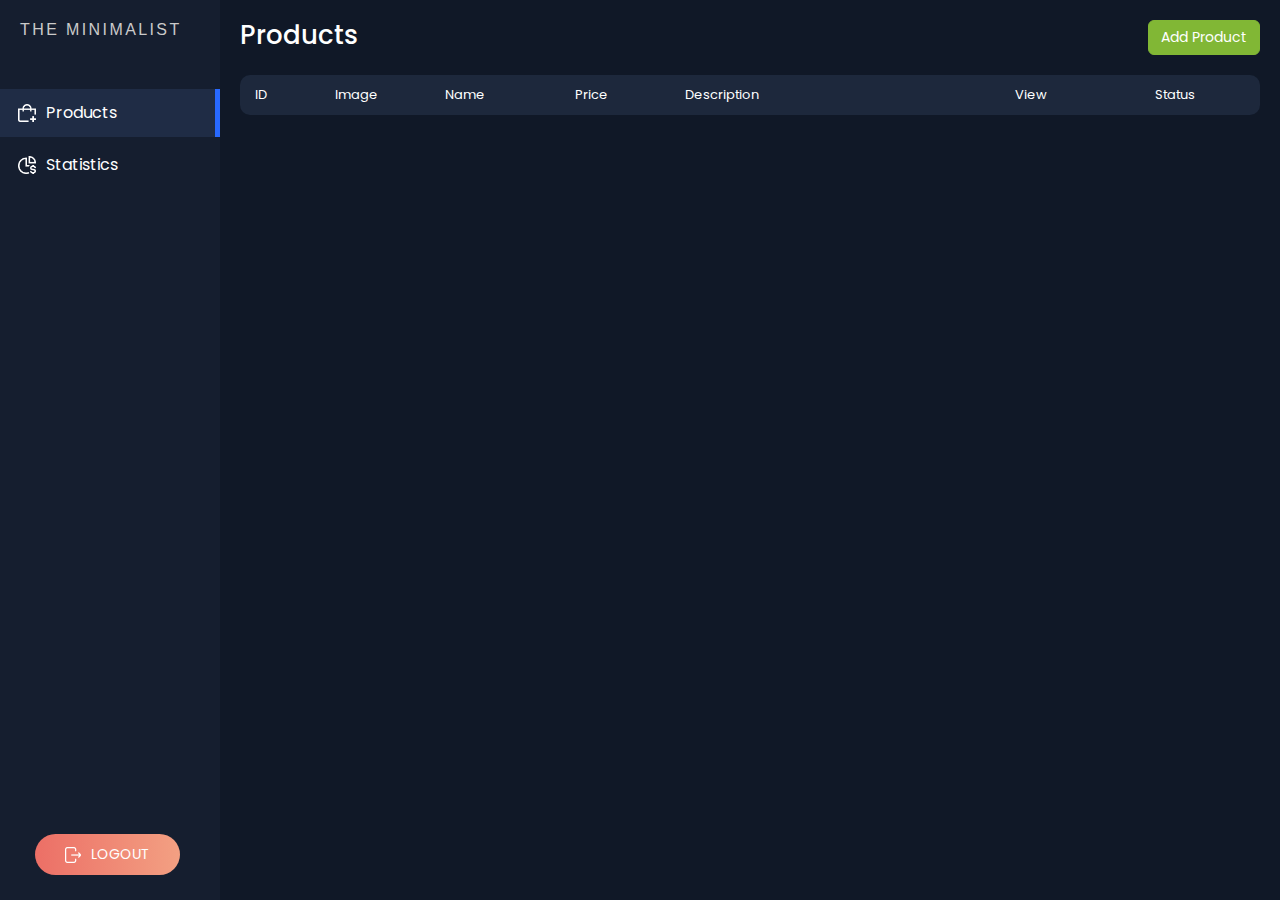
<file: Project/Admin/admin.html>
<!DOCTYPE html>
<html lang="en">
<head>
    <meta charset="UTF-8">
    <meta name="viewport" content="width=device-width, initial-scale=1.0">
    <title>Admin - The Minimalist</title>
    <link rel="icon" href="../img/favicon.png">
    <link href="https://cdn.jsdelivr.net/npm/bootstrap@5.3.3/dist/css/bootstrap.min.css" rel="stylesheet" integrity="sha384-QWTKZyjpPEjISv5WaRU9OFeRpok6YctnYmDr5pNlyT2bRjXh0JMhjY6hW+ALEwIH" crossorigin="anonymous">
    <link rel="stylesheet" href="style.css">
</head>
<body>
    <aside>
        <div class="side-header">
            <h4>The Minimalist</h4>
        </div>
        <div class="sidebar-list">
            <nav class="nav">
                <div class="product-cell active">
                    <a class="nav-link" aria-current="page" href="#"><img src="../img/shopping-bag-add.png" alt="">Products</a>
                    <span></span>
                </div>
                <div class="statitics-cell">
                    <a class="nav-link" href="#">
                    <img src="../img/chart-pie-simple-circle-dollar.png" alt="">Statistics</a>
                </div>
              </nav>
        </div>
        <div class="log-out-btn"><button onclick="logout()"><img src="../img/exit.png" alt="">Logout</button></div>
    </aside>
    <main class="offset product-data">
        <div class="product-header">
            <h2>Products</h2>
            <button type="button" class="add-btn btn btn-primary" data-bs-toggle="modal" data-bs-target="#addproduct-modal">
                Add Product
              </button>
              
              
              <div class="modal fade" id="addproduct-modal" tabindex="-1" aria-labelledby="addproduct-label" aria-hidden="true">
                <div class="modal-dialog">
                  <div class="modal-content">
                    <div class="modal-header">
                      <h1 class="modal-title fs-5" id="addproduct-label">Add Products</h1>
                      <button type="button" class="btn-close" data-bs-dismiss="modal" aria-label="Close"></button>
                    </div>
                    <div class="modal-body">
                      <div>
                        <label>Product name:</label>
                        <input type="text" id="pname">
                      </div>
                      <div>
                        <label>Price:</label>
                        <input type="text" id="price">
                      </div>
                      <div>
                        <label>Descprition:</label>
                        <textarea rows="3" id="desc"></textarea>
                      </div>
                      <div>
                        <label>Image Link:</label>
                        <input type="text" id="img">
                      </div>
                    </div>
                    <div class="modal-footer">
                      <button type="button" class="btn btn-secondary" data-bs-dismiss="modal">Close</button>
                      <button type="button" class="btn btn-primary" onclick="addProduct()">Add Product</button>
                    </div>
                  </div>
                </div>
              </div>

              
              
              
              <div class="modal fade" id="viewproduct-modal" tabindex="-1" aria-labelledby="viewproduct-label" aria-hidden="true">
                <div class="modal-dialog">
                  <div class="modal-content">
                    <div class="modal-header">
                      <h1 class="modal-title fs-5" id="viewproduct-label">Update Product</h1>
                      <button type="button" class="btn-close" data-bs-dismiss="modal" aria-label="Close"></button>
                    </div>
                    <div class="modal-body">
                      <div>
                        <label>Product name:</label>
                        <input type="text" id="Pname">
                      </div>
                      <div>
                        <label>Price:</label>
                        <input type="text" id="Price">
                      </div>
                      <div>
                        <label>Descprition:</label>
                        <textarea rows="3" id="Desc"></textarea>
                      </div>
                      <div>
                        <label>Image Link:</label>
                        <input type="text" id="Img">
                      </div>
                      <input type="hidden" id="index" />
                    </div>
                    <div class="modal-footer">
                      <button type="button" class="btn btn-secondary" data-bs-dismiss="modal">Close</button>
                      <button type="button" class="btn btn-primary" onclick="update()">Update</button>
                    </div>
                  </div>
                </div>
              </div>
        </div>
        <div class="product-table">
            <div class="list-name">
                <p>ID</p>
                <p>Image</p>
                <p>Name</p>
                <p>Price</p>
                <p>Description</p>
                <p>View</p>
                <p>Status</p>
            </div>
        </div>
        <div class="table-data">
            <table>
                <tbody id="tbody"></tbody>  
            </table>
        </div>
    </main>
</body>
    <script src="https://cdn.jsdelivr.net/npm/bootstrap@5.3.3/dist/js/bootstrap.bundle.min.js" integrity="sha384-YvpcrYf0tY3lHB60NNkmXc5s9fDVZLESaAA55NDzOxhy9GkcIdslK1eN7N6jIeHz" crossorigin="anonymous"></script>

    <script>
        let products = JSON.parse(localStorage.getItem("products")) || [];
        let tbody = document.getElementById("tbody");

        //add product
        function addProduct() {
        let productName = document.getElementById("pname").value;
        let price = document.getElementById("price").value;
        let desc = document.getElementById("desc").value;
        let img = document.getElementById("img").value;

          
        let product = {
            productName,
            price,
            desc,
            img,
            isActive: true,
        };

        products.push(product);

        localStorage.setItem("products", JSON.stringify(products));
        location.reload();
        }

        //load product
        function loadProduct() {
        products.map((val, index) => {


            let tr = document.createElement("tr");
            tr.innerHTML = `

            <td>
                <div class="product-list pro-index">${index + 1}</div>
            </td>
            <td>
                <div class="product-list pro-image">
                    <img src='${val.img}'/>
                </div>
            </td>
            <td>
                <div class="product-list pro-name">${val.productName}</div>
            </td>
            <td>
                <div class="product-list pro-price">$ ${val.price}</div>    
            </td>
            <td>
                <div class="product-list pro-desc">${val.desc}</div>    
            </td>
            <td>  <button class="view-btn" data-bs-toggle="modal" data-bs-target="#viewproduct-modal" onclick="viewProduct(${index})">Edit</button></td>
            <td>  <button class="delete-btn" onclick="deleteProduct(${index})">delete</button></td>
            <td><div class="product-list pro-stat"><div class="input-group mb-3">
                <div class="input-group-prepend">
                    <div class="input-group-text">
                    <input type="checkbox" aria-label="Checkbox for following text input" ${
                      val.isActive && "checked"
                    }>
                    </div>
                </div>
                </div> 
                </div>
              </td>

            `;

            tbody.appendChild(tr);
        });
        }

        loadProduct();

        function deleteProduct(index) {
        console.log(index);
        products.splice(index, 1);
        localStorage.setItem("products", JSON.stringify(products));
        location.reload();
      }

      function viewProduct(index) {
        let result = products[index];

        console.log(result);
        document.getElementById("Pname").value = result.productName;
        document.getElementById("Price").value = result.price;
        document.getElementById("Desc").value = result.desc;
        document.getElementById("Img").value = result.img;
        document.getElementById("index").value = index;
      }



      function update() {
        console.log("update");
        let productName = document.getElementById("Pname").value;
        let price = document.getElementById("Price").value;
        let desc = document.getElementById("Desc").value;
        let img = document.getElementById("Img").value;

        let index = parseInt(document.getElementById("index").value);

        let updatedProduct = {
          productName,
          price,
          desc,
          img,
          isActive:true,
        };

        products.splice(index, 1, updatedProduct);
        localStorage.setItem("products", JSON.stringify(products));
        location.reload();
      }

      function logout(){
        window.location.href = "../login.html";
      }
    </script>
</html>
</file>
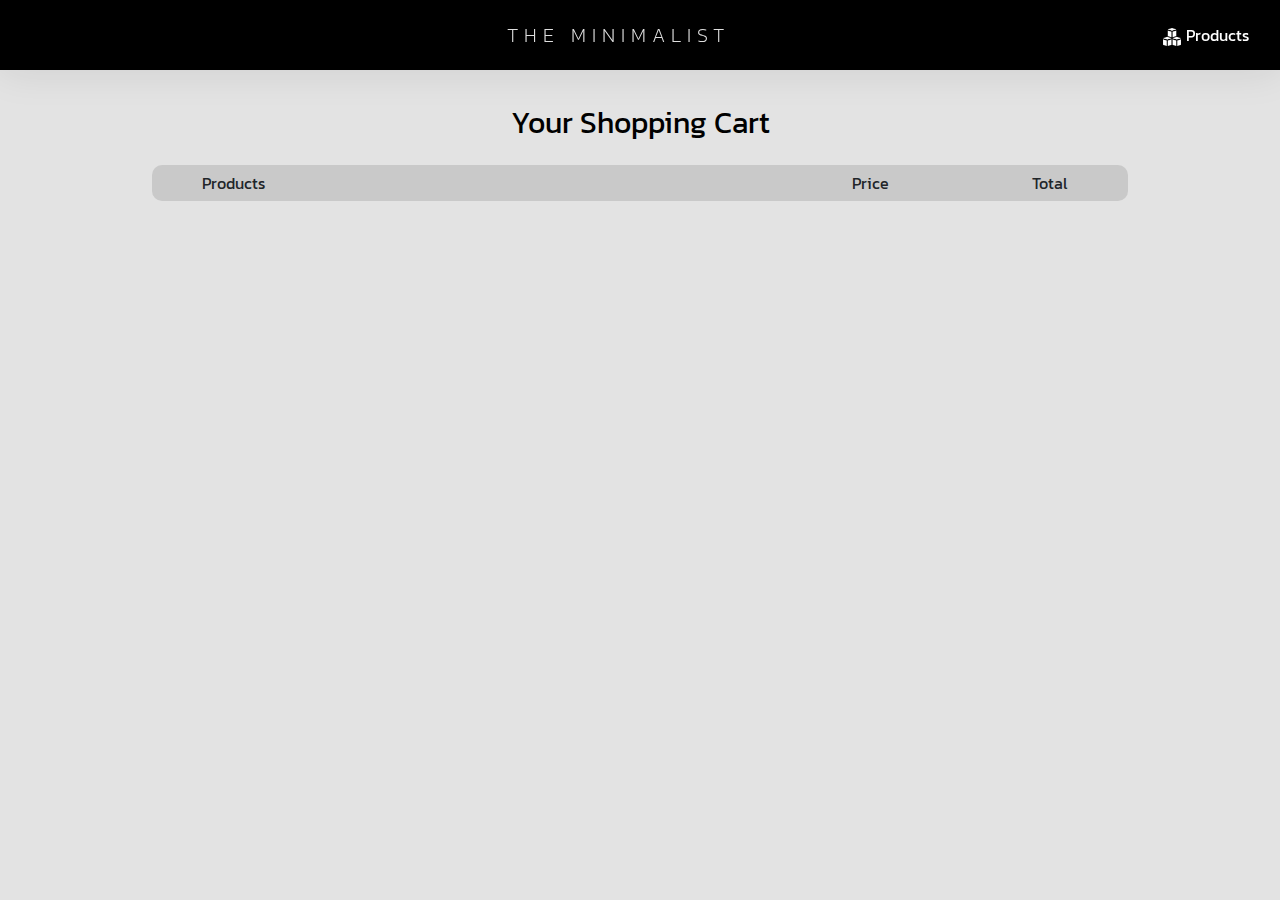
<file: Project/New folder/cart.html>
<!DOCTYPE html>
<html lang="en">
<head>
  <meta charset="UTF-8">
  <meta name="viewport" content="width=device-width, initial-scale=1.0">
  <title>Cart - The Minimalist</title>
  <link rel="icon" href="../img/favicon.png">
  <link href="https://cdn.jsdelivr.net/npm/bootstrap@5.3.3/dist/css/bootstrap.min.css" rel="stylesheet" integrity="sha384-QWTKZyjpPEjISv5WaRU9OFeRpok6YctnYmDr5pNlyT2bRjXh0JMhjY6hW+ALEwIH" crossorigin="anonymous">
  <link rel="stylesheet" href="cart.css">
</head>
<body>
  <div class='header'>
    <button style="color: black; margin-left: 75px" class="logout-btn" onclick="logout()"></button>
    <div class='title'>
      <h4>The Minimalist</h4>
    </div>
    <button class="cart-btn" onclick="productPage()"><span class="text-underline"><img src="../img/cubes.png" alt="">Products</span></button>
  </div>
  <div class="heading">Your Shopping Cart</div>
  <div class="container">
    <div class="products">
      <div class="list-bar">
        <p>Products</p>
        <p>Price</p>
        <p>Total</p>
      </div>
      <div class="row" id="row">
        
      </div>
    </div>
  </div>
</body>
<script>
      let cart = JSON.parse(localStorage.getItem("cart"));
      let row = document.getElementById("row");

      function loadCart() {
        cart.map((val, index) => {
          console.log(val);
          let div = document.createElement("div");
          div.className = "col-md-12";
          div.innerHTML = `
          
           <div class="pro-image">
            <img src="${val.img}" alt="">
          </div>
          <div class="pro-data">
            <h4>${val.productName}</h4>
            <p>${val.desc}</p>
            <button class="remove-btn" onclick="deleteProduct()"><span class="text-underline">Remove</span></button>
          </div>
          <div class="pro-price">
            <p>$ ${val.price}</p>
          </div>
          <div class="pro-total">
            <p>$ ${val.price}</p>
            <button class="buy-btn"><span class="text-underline">Buy now</span></button>
          </div>
 
          `;

          row.appendChild(div);
        });
      }

      loadCart();

      function deleteProduct(index) {
        console.log(index);
        cart.splice(index, 1);
        console.log(cart);
        localStorage.setItem("cart", JSON.stringify(cart));
        location.reload();
      }


   function logout(){
    window.location.href = "../login.html";
  }
  function productPage(){
    window.location.href = "user - Copy.html";
  }
</script>
</html>
</file>
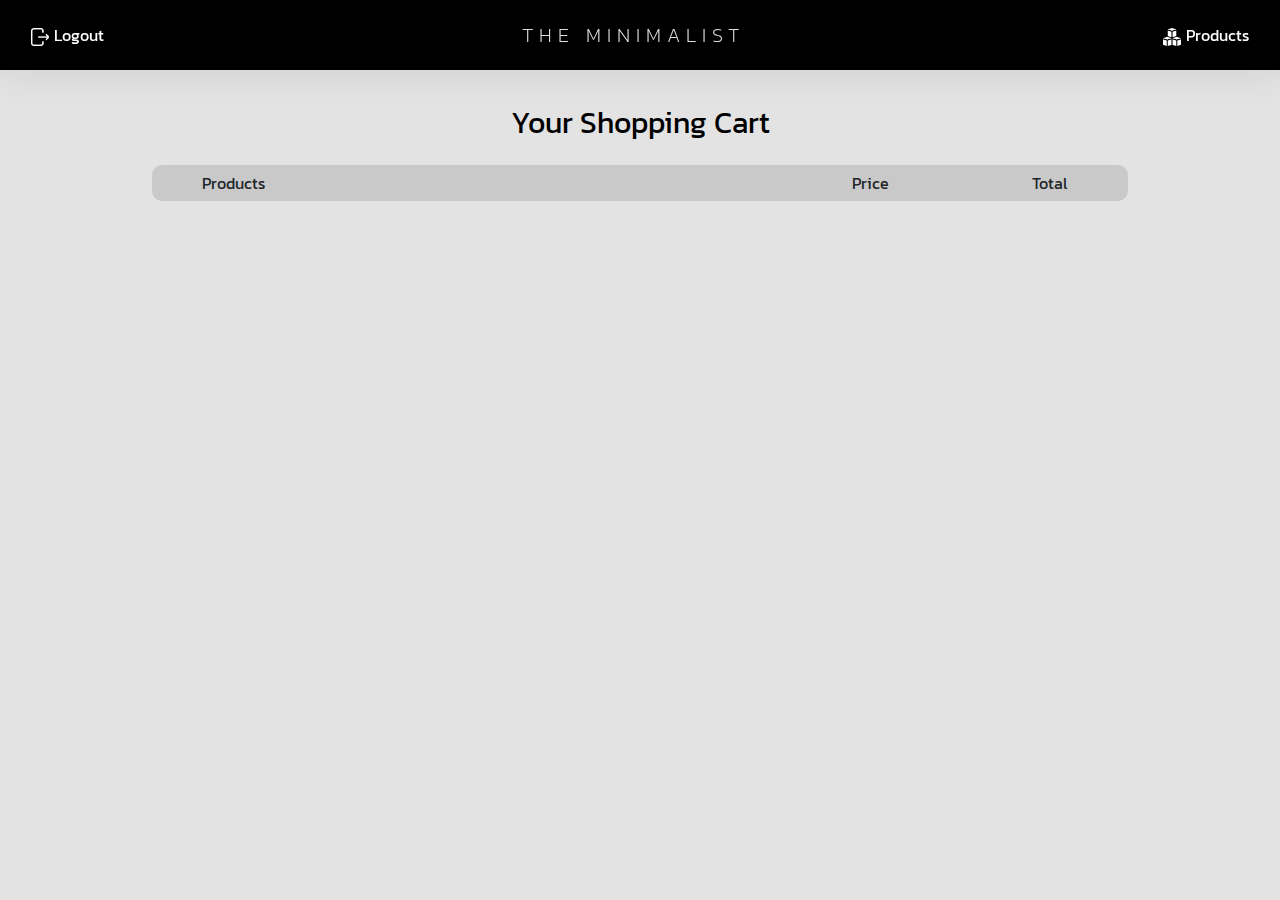
<file: Project/User/cart.html>
<!DOCTYPE html>
<html lang="en">
<head>
  <meta charset="UTF-8">
  <meta name="viewport" content="width=device-width, initial-scale=1.0">
  <title>Cart - The Minimalist</title>
  <link rel="icon" href="../img/favicon.png">
  <link href="https://cdn.jsdelivr.net/npm/bootstrap@5.3.3/dist/css/bootstrap.min.css" rel="stylesheet" integrity="sha384-QWTKZyjpPEjISv5WaRU9OFeRpok6YctnYmDr5pNlyT2bRjXh0JMhjY6hW+ALEwIH" crossorigin="anonymous">
  <link rel="stylesheet" href="cart.css">
</head>
<body>
  <div class='header'>
    <button class="logout-btn" onclick="logout()"><span class="text-underline"><img src="../img/exit.png" alt="">Logout</span></button>
    <div class='title'>
      <h4>The Minimalist</h4>
    </div>
    <button class="cart-btn" onclick="productPage()"><span class="text-underline"><img src="../img/cubes.png" alt="">Products</span></button>
  </div>
  <div class="heading">Your Shopping Cart</div>
  <div class="container">
    <div class="products">
      <div class="list-bar">
        <p>Products</p>
        <p>Price</p>
        <p>Total</p>
      </div>
      <div class="row" id="row">
        
      </div>
    </div>
  </div>
</body>
<script>
      let cart = JSON.parse(localStorage.getItem("cart"));
      let row = document.getElementById("row");

      function loadCart() {
        cart.map((val, index) => {
          console.log(val);
          let div = document.createElement("div");
          div.className = "col-md-12";
          div.innerHTML = `
          
           <div class="pro-image">
            <img src="${val.img}" alt="">
          </div>
          <div class="pro-data">
            <h4>${val.productName}</h4>
            <p>${val.desc}</p>
            <button class="remove-btn" onclick="deleteProduct()"><span class="text-underline">Remove</span></button>
          </div>
          <div class="pro-price">
            <p>$ ${val.price}</p>
          </div>
          <div class="pro-total">
            <p>$ ${val.price}</p>
            <button class="buy-btn"><span class="text-underline">Buy now</span></button>
          </div>
 
          `;

          row.appendChild(div);
        });
      }

      loadCart();

      function deleteProduct(index) {
        console.log(index);
        cart.splice(index, 1);
        console.log(cart);
        localStorage.setItem("cart", JSON.stringify(cart));
        location.reload();
      }


   function logout(){
    window.location.href = "../login.html";
  }
  function productPage(){
    window.location.href = "user.html";
  }
</script>
</html>
</file>
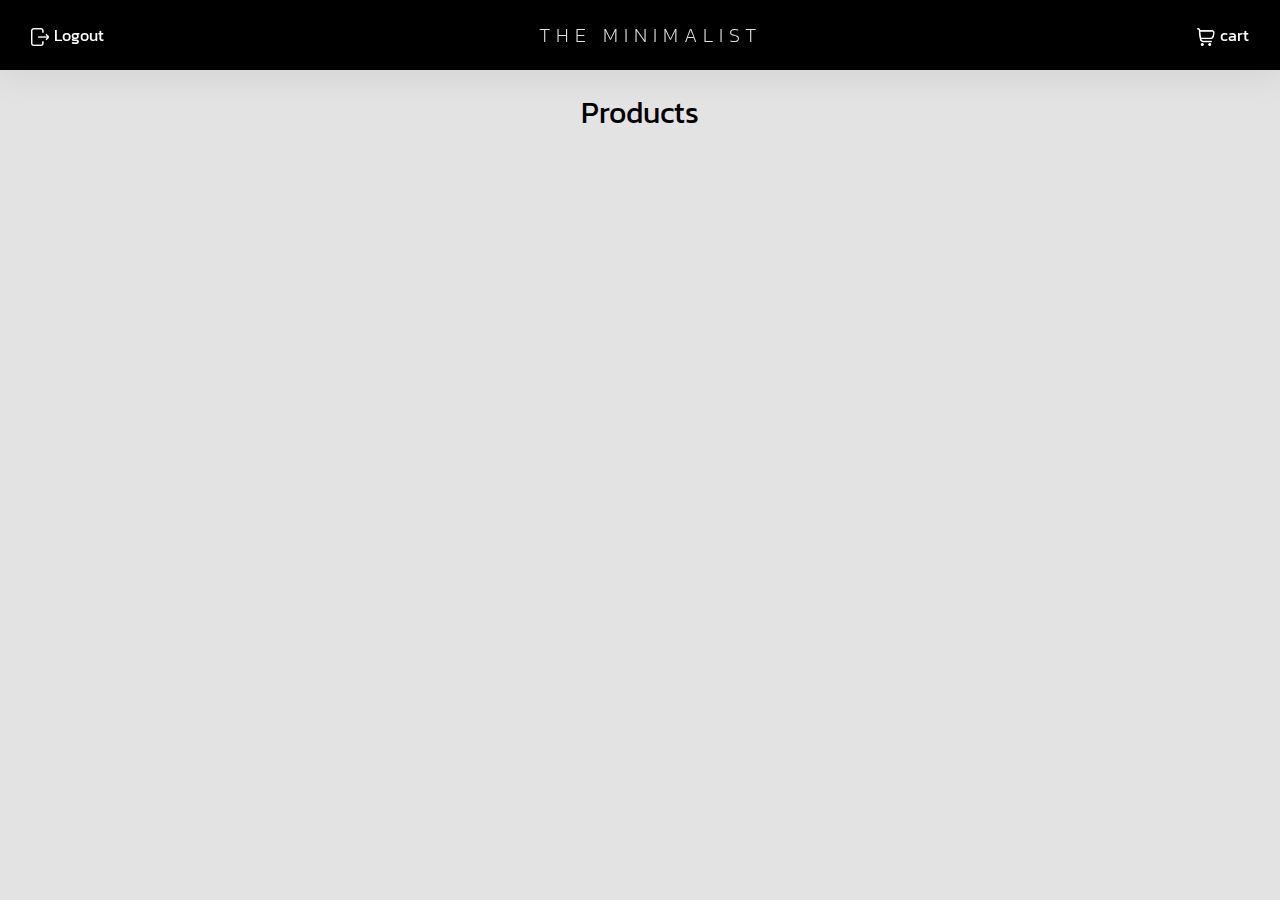
<file: Project/User/user.html>
<!DOCTYPE html>
<html lang="en">

<head>
  <meta charset="UTF-8">
  <meta name="viewport" content="width=device-width, initial-scale=1.0">
  <title>User - The Minimalist</title>
  <link rel="icon" href="../img/favicon.png">
  <link href="https://cdn.jsdelivr.net/npm/bootstrap@5.3.3/dist/css/bootstrap.min.css" rel="stylesheet" integrity="sha384-QWTKZyjpPEjISv5WaRU9OFeRpok6YctnYmDr5pNlyT2bRjXh0JMhjY6hW+ALEwIH" crossorigin="anonymous">
  <link rel="stylesheet" href="style.css">
</head>

<body>
  <div class='header'>
    <button class="logout-btn" onclick="logout()"><span class="text-underline"><img src="../img/exit.png" alt="">Logout</span></button>
    <div class='title'>
      <h4>The Minimalist</h4> 
    </div>
    <button class="cart-btn" onclick="gotoCart()"><span class="text-underline"><img src="../img/shopping-cart (1).png" alt="">cart</span></button>
  </div>
  <div class="heading">Products</div>
  <div class="container">
    <div class="products">
      <div class="row" id="row"></div>
    </div>
  </div>
</body>
<script src="https://cdn.jsdelivr.net/npm/bootstrap@5.3.3/dist/js/bootstrap.bundle.min.js" integrity="sha384-YvpcrYf0tY3lHB60NNkmXc5s9fDVZLESaAA55NDzOxhy9GkcIdslK1eN7N6jIeHz" crossorigin="anonymous">
</script>
<script>
  let products = JSON.parse(localStorage.getItem("products"));
  let filterproduct = products.filter((val) => val.isActive == true);

  let cart = JSON.parse(localStorage.getItem("cart")) || [];

  let row = document.getElementById("row");
  console.log(products);

  function loadProduct() {
    filterproduct.map((val, index) => {
      let div = document.createElement("div");
      div.className = "col-md-3";
      div.innerHTML = `
          <h5>${val.productName}</h5>
            <img class="product-img" src="${val.img}" alt="">
            <div class="price-data">
              <h4>$ ${val.price}</h4>
              <button onclick="addtoCart(${index})">
                <img class="cart-img" src="../img/shopping-cart.png" alt="">
              </button>
            </div>
            <p>${val.desc}</p>
       `;
      row.appendChild(div);
    });
  }

  loadProduct();

  let addtoCart = (index) => {
    console.log(index);

    let result = filterproduct[index];

    console.log(result);

    cart.push(result);

    localStorage.setItem("cart", JSON.stringify(cart));
  };
  function logout(){
    window.location.href = "../login.html";
  }
  function gotoCart(){
    window.location.href="cart.html";
  }
</script>
</html>
</file>
<file: Coachina - Responsive/Code/css/fonts.css>
/* inter-100 - latin */
@font-face {
    font-display: swap; /* Check https://developer.mozilla.org/en-US/docs/Web/CSS/@font-face/font-display for other options. */
    font-family: 'Inter';
    font-style: normal;
    font-weight: 100;
    src: url('../fonts/inter-v13-latin-100.woff2') format('woff2'); /* Chrome 36+, Opera 23+, Firefox 39+, Safari 12+, iOS 10+ */
  }
  /* inter-200 - latin */
  @font-face {
    font-display: swap; /* Check https://developer.mozilla.org/en-US/docs/Web/CSS/@font-face/font-display for other options. */
    font-family: 'Inter';
    font-style: normal;
    font-weight: 200;
    src: url('../fonts/inter-v13-latin-200.woff2') format('woff2'); /* Chrome 36+, Opera 23+, Firefox 39+, Safari 12+, iOS 10+ */
  }
  /* inter-300 - latin */
  @font-face {
    font-display: swap; /* Check https://developer.mozilla.org/en-US/docs/Web/CSS/@font-face/font-display for other options. */
    font-family: 'Inter';
    font-style: normal;
    font-weight: 300;
    src: url('../fonts/inter-v13-latin-300.woff2') format('woff2'); /* Chrome 36+, Opera 23+, Firefox 39+, Safari 12+, iOS 10+ */
  }
  /* inter-regular - latin */
  @font-face {
    font-display: swap; /* Check https://developer.mozilla.org/en-US/docs/Web/CSS/@font-face/font-display for other options. */
    font-family: 'Inter';
    font-style: normal;
    font-weight: 400;
    src: url('../fonts/inter-v13-latin-regular.woff2') format('woff2'); /* Chrome 36+, Opera 23+, Firefox 39+, Safari 12+, iOS 10+ */
  }
  /* inter-500 - latin */
  @font-face {
    font-display: swap; /* Check https://developer.mozilla.org/en-US/docs/Web/CSS/@font-face/font-display for other options. */
    font-family: 'Inter';
    font-style: normal;
    font-weight: 500;
    src: url('../fonts/inter-v13-latin-500.woff2') format('woff2'); /* Chrome 36+, Opera 23+, Firefox 39+, Safari 12+, iOS 10+ */
  }
  /* inter-600 - latin */
  @font-face {
    font-display: swap; /* Check https://developer.mozilla.org/en-US/docs/Web/CSS/@font-face/font-display for other options. */
    font-family: 'Inter';
    font-style: normal;
    font-weight: 600;
    src: url('../fonts/inter-v13-latin-600.woff2') format('woff2'); /* Chrome 36+, Opera 23+, Firefox 39+, Safari 12+, iOS 10+ */
  }
  /* inter-700 - latin */
  @font-face {
    font-display: swap; /* Check https://developer.mozilla.org/en-US/docs/Web/CSS/@font-face/font-display for other options. */
    font-family: 'Inter';
    font-style: normal;
    font-weight: 700;
    src: url('../fonts/inter-v13-latin-700.woff2') format('woff2'); /* Chrome 36+, Opera 23+, Firefox 39+, Safari 12+, iOS 10+ */
  }
  /* inter-800 - latin */
  @font-face {
    font-display: swap; /* Check https://developer.mozilla.org/en-US/docs/Web/CSS/@font-face/font-display for other options. */
    font-family: 'Inter';
    font-style: normal;
    font-weight: 800;
    src: url('../fonts/inter-v13-latin-800.woff2') format('woff2'); /* Chrome 36+, Opera 23+, Firefox 39+, Safari 12+, iOS 10+ */
  }
  /* inter-900 - latin */
  @font-face {
    font-display: swap; /* Check https://developer.mozilla.org/en-US/docs/Web/CSS/@font-face/font-display for other options. */
    font-family: 'Inter';
    font-style: normal;
    font-weight: 900;
    src: url('../fonts/inter-v13-latin-900.woff2') format('woff2'); /* Chrome 36+, Opera 23+, Firefox 39+, Safari 12+, iOS 10+ */
  }
</file>
<file: Coachina - Responsive/Code/css/style.css>
:root{
    --text-grey:#929292;
    --white:#fff;
    --black:#000;
    --secondary:#26272b;
    --primary:#8a2be2;
    --grey:#838383;
}

/* ============================ Common CSS ========================== */
*{
    box-sizing: border-box;
    margin: 0;
    padding: 0;
}
img{
    max-width: 100%;
    display:block;
}
a{
    cursor: pointer;
    color: black;
    text-decoration: none;
}
.container{
    max-width: 1200px;
    margin: 0 auto;
}
.h1, .h2, .h3, .h4, .h5, .h6, h1, h2, h3, h4, h5, h6{
    margin-bottom: 0;
}
body{
    color:var(--black);
    font-family: 'Inter';
    overflow-x: hidden;
}
/* ============= Component ==================== */
.btn a{
    background-color: #f4e8fb;
    border-radius: 9px;
    font-size: 16px;
    padding: 14px 20px;
    color: var(--primary);
    font-weight: 600;
    transition: all 0.2s;
    line-height: 1.4;
    display: inline-block;
}
.btn a:hover{
    color: var(--white);
    background-color: var(--primary);
}
.heading p{
    font-size: 14px;
    color: var(--primary);
    font-weight: 600;
    line-height: 20px;
    text-transform: uppercase;
}
.heading h1{
    font-size: 61px;
    color: var(--black);
    font-weight: 600;
    line-height: 73px;
}
.heading h3{
    font-size: 37px;
    font-weight: 600;
    line-height: 45px;
    color: var(--primary);
}
.heading h4{
    font-size: 25px;
    color: var(--black);
    font-weight: 600;
    line-height: 35px;
}
.heading h4 span{
    color: var(--text-grey);
}
.text-underline{
    border-bottom: 2px solid rgba(137, 43, 226, 0.3);
    position: relative;
}
.text-underline::after{
    content: "";
    width: 0;
    height: 2px;
    background-color: #8a2be2;
    bottom: -2px;
    left: 0;
    position: absolute;
    transition: all 0.4s;
}
.text-underline:hover::after{
    width: 100%;
}
/* ================= header ===================== */

.navbar{
    padding:30px 0px;
}
.header-center ul li{
    font-size: 17px;
    line-height: 20px;
    font-weight: 600;
    padding: 8px 22px 8px 0px;
}
.header-center ul li a{
    transition: all 0.2s;
}
.header-center ul li a:hover{
    color: #8a2be2;
}
.header-center ul .active{
    color: var(--primary);
    padding-bottom: 8px;
    border-bottom: 2px #8a2be2 solid;
}
.header-center{
    margin-left: auto;
    margin-right: auto;
}
/* ======================== Bannner ==================== */
.banner{
    padding: 115px 0 140px;
}
.banner-data h1{
    margin-top: 25px;
    margin-bottom: 40px;
}
.banner-data h1 span{
    color: var(--primary);
    position: relative;
}
.banner-data h1 span::after{
    position: absolute;
    content: '';
    top: 0;
    left: -5px;
    width: 130%;
    height: 100%;
    background-image: url(../images/bg.png);
    background-repeat: no-repeat;
    background-size: contain;
    z-index: -1;
}
.banner-data h4{
    max-width: 88%;
    margin-bottom: 70px;
}
.banner-data h4 span{
    color: var(--text-grey);
}
.banner-btn span{
    font-size: 18px;
    font-weight: 600;
    line-height: 20px;
    color: var(--primary);
    margin-right: 18px;
    cursor: pointer;
    padding-bottom: 5px;
}
.banner-btn a{
    font-size: 16px;
    line-height: 20px;
    font-weight: 600;
}
.banner-btn a i{
    width: 50px;
    height: 50px;
    line-height: 50px;
    border-radius: 50%;
    background-color: var(--primary);
    color: var(--white);
    margin-right: 12px;
    transition: all 0.4s;
}
.banner-btn a i:hover{
    transform: scale(1.15);
}
.banner-img img{
    border-radius: 30px;
    width: 93%;
    transition: all 0.5s ease-in-out;
}
.banner-img img:hover{
    transform: scale(1.07);
}
.banner-img{
    margin-left: 50px;
}

/* ===================== Features  ============= */
.features{
    padding-bottom: 110px;
}
.feature-bg{
    background-color: #faf0ff;
    padding: 50px 70px;
    border-radius: 20px;
}
.tran-card{
    margin-right: 40px;
}
.career-card{
    margin: 0 20px;
}
.coun-card{
    margin-left: 40px;
}
.feature-card img{
    width: 60px;
    height: 60px;
    transition: all 0.5s;
    cursor: pointer;
}
.feature-card img:hover{
    transform: translateY(5px) scale(1.15);
}
.feature-card h3{
    font-size: 21px;
    line-height: 30px;
    font-weight: 600;
    color: var(--primary);
    margin:20px 0 10px;
}
.feature-card p{
    font-size: 16px;
    line-height: 21px;
    font-weight: 500;
    color: var(--black);
    margin-bottom: 30px;
}
.feature-card span{
    font-size: 18px;
    line-height: 20px;
    font-weight: 600;
    color: var(--primary);
    padding-bottom: 4px;
}

/* ========= Register ============== */
.register{
    padding-top: 40px;
    padding-bottom: 100px;
}
.custom-container{
    max-width: 1420px;
    margin: 0 auto;
}
.reg-content h3{
    font-size: 37px;
    font-weight: 600;
    line-height: 45px;
    color: var(--primary);
    margin-bottom: 50px;
    margin-top: 20px;
    max-width: 70%;
}
.reg-content img{
    width: 110px;
    height: 110px;
    border-radius: 50%;
    margin-bottom: 20px;
}
.reg-content h5{
    font-size: 18px;
    font-weight: 600;
    line-height: 31px;
}
.reg-content img:last-child{
    width: 70px;
    height: 64px;
    border-radius: 0;
    margin-top: 20px;
}
.reg-form{
    max-width: 100%;
}
.reg-form h4{
    max-width: 90%;
}
.reg-form span{
    color: var(--text-grey);
}
.form-heading p{
    margin-bottom: 20px;    
}
.form-heading h4{
    margin-bottom: 35px;
}
.form-data label{
    max-width: 100%;
    color: var(--grey);
    text-transform: uppercase;
    font-size: 12px;
    font-weight: 600;
    line-height: 1.1;
    margin-bottom: 10px;
    margin-top: 15px;
}
.form-data input, .form-data select, .form-data textarea{
    border: 1px solid rgba(131, 131, 131, .4);
    padding: 16px 20px;
    font-size: 14px;
    font-weight: 600;
    line-height: 20px;
    border-radius: 9px;
    width: 100%;
    color: #333;
    font-family: 'Inter';
    resize: vertical;
}
.form-data input:focus, .form-data select:focus, .form-data textarea:focus{
    outline-color: #8a2be2;
}
.form-btn{
    margin-top: 10px;
    background-color: #f4e8fb;
    color: var(--primary);
    border: none;
    padding: 13px 20px;
    line-height: 23px;
    font-weight: 600;
    border-radius: 9px;
    display: inline-block;
    width: 100%;
}

/* ========== Brands ============= */
.brands{
    padding-top: 30px;
    padding-bottom: 150px;
}
.logo-slider img{
    display: inline-block;
    margin: 0 48px;
    width: 100%;
}
.logo-slider{
    width: 100%;
    overflow: hidden;
    white-space: nowrap;
    position: relative;
    height: 135px;
    display: flex;
    align-items: center;
}
.logo-slider::after{
    position: absolute;
    content: "";
    width: 100%;
    height: 100%;
    top: 0;
    left: 0;
    background-image: linear-gradient(to right, #fff 4%, rgba(255, 255, 255, 0) 30%, rgba(255, 255, 255, 0) 80%, #fff 96%);
}
.logo-slider::before{
    position: absolute;
    content: "";
    width: 100%;
    height: 100%;
    top: 0;
    right: 0;
    background-image: linear-gradient(to left, #fff 4%, rgba(255, 255, 255, 0) 30%, rgba(255, 255, 255, 0) 80%, #fff 96%);
}

/* ========= achievement ======== */

.achiev-heading{
    max-width: 60%;
}
.achiev-number{
    text-align: center;
    margin-top: 70px;
}
.achiev-number h2{
    font-size: 120px;
    font-weight: 600;
    line-height: 108px;
    color: transparent;
    -webkit-text-stroke: 2px var(--primary);
    transition: all 0.5s ease-in-out;
    cursor: pointer;
}
.achiev-number h2:hover{
    color: var(--primary);
}
.achiev-number p{
    font-size: 17px;
    font-weight: 600;
    line-height: 20px;
    color: var(--primary);
    padding: 15px 13px;
    background-color: #fff;
    margin-top: -17px;
    z-index: 4;
    position: relative;
}

/* =========== Result ========= */

.result{
    padding: 150px 0 120px;
}
.result-box{
    background-color: #faf0ff;
    border-radius: 50px;
}
.result-heading{
    margin: 150px auto;
    max-width: 70%;
}
.result-heading img{
    width: 110px;
    animation: float 7s infinite linear alternate;;
}
@keyframes float{
    from{
        transform: translateX(20px);
    }
    to{
        transform: translateX(-15px);
    }
}
.result-heading h3{
    margin: 50px 0 65px;
}
.result-heading .btn a{
    background-color: var(--primary);
    color: var(--white);
}
.result-img{
    background-image: url(../images/result-img.jpg);
    background-position: 50%;
    background-size: cover;
    background-repeat: no-repeat;
    border-radius: 50px;
    height: 650px;
}

/* ======= Future ========= */

.future{
    padding-bottom: 100px;
    background-color: var(--primary);
}
.future-data{
    padding: 130px 0 75px;
    border-bottom: 1px solid rgba(255, 255, 255, 0.2);
}
.future-left h3{
    font-size: 34px;
    color: var(--white);
    line-height: 44px;
    margin-bottom: 55px;
}
.f-btn span{
    font-size: 18px;
    font-weight: 600;
    line-height: 20px;
    color: var(--white);
    padding-bottom: 5px;
    margin-left: 30px;
}
.f-btn .text-underline{
    border-bottom: 1px solid rgba(255, 255, 255, 0.4);
}
.f-btn .text-underline::after{
    background-color: var(--white);
    height: 1px;
}
.future-right h4{
    color: #d7acff;
    max-width: 80%;
    margin-left: 150px;
}
.future-card{
    margin-top: 30px;
}
.f-card{
    border-right: 1px solid rgba(255, 255, 255, 0.2);
    height: 130px;
    transition: all 0.4s;
    cursor: pointer;
}
.f-card:hover{
    transform: scale(1.1);
}
.card-space{
    margin-left: 25px;
}
.f-card h6{
    color: rgba(255, 255, 255, .42);
    font-size: 14px;
    font-weight: 600;
    line-height: 20px;
    text-transform: uppercase;
}
.f-card h4{
    color: var(--white);
    font-size: 24px;
    font-weight: 600;
    line-height: 33px;
    margin-bottom: 10px;
    margin-top: 15px;
}
.f-card p{
    color: var(--white);
    font-size: 16px;
    font-weight: 500;
    line-height: 21px;
    margin-bottom: 10px;
    max-width: 85%;
}

/* ======== Services ========= */

.service{
    padding: 130px 0 100px;
}
.service-heading h3{
    font-size: 34px;
    color: var(--black);
    margin: 10px 0 70px;
}
.service .empath-card{
    margin-right: 60px;
}
.service .adapt-card{
    margin-right: 30px;
    margin-left: 30px;
}
.service .uni-card{
    margin-left: 60px;
}
.service-card img{
    width: 90px;
    height: 90px;
    transition: all 0.6s;
}
.service-card img:hover{
    /* transform: scale(1.2); */
    background-color: #f4e8fb;
    border-radius: 20px;
    padding: 15px;
}
.service-card h4{
    font-size: 21px;
    font-weight: 600;
    line-height: 30px;
    color: var(--primary);
    margin: 34px 0;
}
.service-card p{
    font-size: 16px;
    font-weight: 500;
    line-height: 21px;
    color: var(--black);
    margin-bottom: 38px;
    max-width: 90%;
}
.service-card span{
    font-size: 18px;
    font-weight: 600;
    line-height: 20px;
    color: var(--primary);
    padding-bottom: 5px;
}

/* ======= Members ======== */

.member{
    padding: 50px 0 100px;
}
.member-heading h4{
    max-width: 55%;
}
.member-card{
    margin-top: 60px;
    text-align: center;
}
.member-card img{
    border-radius: 30px;
    transition: all 0.5s;
    cursor: pointer;
}
.member-card img:hover{
    transform: scale(1.1);
}
.member-card h5{
    font-size: 19px;
    font-weight: 600;
    line-height: 23px;
    margin-top: 20px;
    margin-bottom: 8px;
}
.member-social{
    max-width: 50%;
    margin-top: 35px;
}
.member-social i{
    font-size: 26px;
    color: var(--primary);
    transition: all 0.5s;
    padding: 0 8px;
}
.member-social i:hover{
    transform: scale(1.1);
    background-color: rgba(215, 172, 255, 0.4);
    border-radius: 50%;
    padding: 5px;
}

/* ====== FAQ ======= */

.questions{
    padding:60px 0 100px;
}
.question-heading h3{
    font-size: 34px;
    color: var(--black);
    margin:10px 0 65px;
}
.que-data{
    max-width: 72%;
    margin: 0 auto;
    border-bottom: 1px solid #ddd;
}
.question-btn{
    padding: 20px 0 10px;
}
.accordion-item h3 button{
    font-size: 19px;
    font-weight: 600;
    line-height: 26px;
    color: var(--black);
}
.question-btn img{
    width: 43px;
    border: 2px solid #8a2be2;
    padding: 11px;
    border-radius: 50%;
    cursor: pointer;
}
.question-btn img:focus{
    transform: rotateZ(45deg);
}
.accordion-body p{
    margin-bottom: 10px;
    font-size: 16px;
    font-weight: 500;
    line-height: 1.3;
    max-width: 90%;
}
/* ====== Discover ======== */
.discover{
    padding: 130px 0 110px;
    background-color: #faf0ff;
}
.dis-heading{
    margin-bottom: 60px;
}
.dis-heading h3{
    font-size: 34px;
    color: var(--black);
}
.dis-heading .btn a{
    background-color: var(--primary);
    color: var(--white);
}
.discover-card img{
    width: 373px;
    border-radius: 12px;
    height: 230px;
    transition: all 0.4s ease-in-out;
}
.discover-card img:hover{
    transform: translateY(-15px);
}
.discover-card p{
    border: 2px solid var(--primary);
    background-color: transparent;;
    border-radius: 9px;
    color: var(--primary);
    font-size: 14px;
    font-weight: 600;
    line-height: 20px;
    padding: 8px 15px;
    display: inline-block;
    margin: 30px 0 22px;
    transition: all 0.4s;
    cursor: pointer;
}
.discover-card p:hover{
    background-color: var(--primary);
    color: var(--white);
    transform: scale(1.1);
}
.discover-card h4{
    font-size: 22px;
    font-weight: 600;
    line-height: 29px;
    color: var(--black);
    margin-bottom: 30px;
    max-width: 380px;
}
.discover-card span{
    font-size: 18px;
    font-weight: 600;
    line-height: 20px;
    color: var(--primary);
    padding-bottom: 4px;
}

/* ====== Appointment ======== */
.appointment{
    padding: 50px 0 0 0;
    background-color: var(--primary);
}
.appoin-data h3{
    font-size: 34px;
    color: var(--white);
    max-width: 90%;
    margin-bottom: 40px;
}
.appoin-data h4{
    color: #d7acff;
    font-size: 25px;
    max-width: 90%;
    margin-bottom: 50px;
}
.appoin-data span{
    font-size: 18px;
    font-weight: 600;
    line-height: 20px;
    color: var(--white);
    padding-bottom: 5px;
    margin-left: 30px;
}
.appoin-data .text-underline{
    border-bottom: 2px solid rgba(255, 255, 255, 0.4);
}
.appoin-data .text-underline::after{
    background-color: var(--white);
    height: 1px;
}

/* ======== Footer ========= */

footer{
    padding: 60px 15px 30px;
}
.footer-heading{
    border-bottom: 1px solid #ddd;
    max-width: 80%;
}
.footer-heading img{
    width: 130px;
    transition: all 0.5s ease-in-out;
}
.footer-heading img:hover{
    transform: translateX(10px) scale(1.1);
}
.footer-heading p{
    font-size: 16px;
    font-weight: 500;
    line-height: 21px;
    color: var(--black);
    max-width: 90%;
    margin:20px 0 35px;
}
.footer-news p{
    margin: 30px 0 16px;
}
.footer-news input{
    background-color: #eff0f1;
    padding: 25px 15px;
    border-radius: 100px;
    width: 71%;
    border: none;
}
.footer-news input:focus{
    outline-color: var(--primary);
}
.footer-news input::placeholder{
    font-size: 16px;
    line-height: 23px;
    font-weight: 500;
    font-family: 'Inter';
}
.footer-news input:focus{
    border: none;
}
.email-submit-ar{
    background-color: var(--primary);
    border-radius: 50%;
    border: none;
    text-align: center;
    position: absolute;
    right: 210px;
    bottom: 12px;
    cursor: pointer;
}
.email-submit-ar i{
    padding: 16px 18px;
    color: var(--white);
    font-size: 17px;
}
.footer-bottom{
    margin-top: 50px;
    font-size: 15px;
    font-weight: 500;
    line-height: 20px;
}
.footer-bottom span{
    color: #6e6e6e;
}
.footer-nav p{
    margin: 0px 0px 20px 30px;
}
.footer-nav ul{
    list-style: none;
}
.footer-nav li{
    font-size: 16px;
    font-weight: 600;
    line-height: 20px;
    padding-bottom: 13px;
    cursor: pointer;
    transition: all 0.2s;
}
.footer-nav li:hover{
    transform: translateX(8px);
    color: var(--primary)
}
</file>
<file: Coachina - Responsive/Code/css/responsive.css>
@media(max-width:992px){
    .container{
        max-width: 890px;
        margin: 0 auto;
    } 

    /* header */

    .header-right{
        order: 0;
        margin-left: auto;
    }
    .navbar-toggler{
        order: 1;
    }
    .navbar-collapse{
        order: 2;
    }
    .header-center{
        margin-left: 20px;
        margin-top: 20px;
    }

    /* banner */

    .banner{
        padding-top: 20px;
        padding-bottom: 80px;
    }
    .banner .col-lg-6:first-child{
        order: 2;
    }
    .banner-data{
        max-width: 80%;
        margin: 0 auto;
    }
    .banner-btn{
        max-width: 80%;
        margin: 0 auto;
    }
    .banner-img img{
        max-width: 70%;
        margin: 0 auto;
        margin-bottom: 60px;
    }

    /* features */

    .features{
        padding-bottom: 60px;
    }
    .feature-card:last-child{
        padding-top: 20px;
    }

    /* Register */

    .register{
        padding-bottom: 80px;
    }
    .reg-form{
        max-width: 90%;
        margin: 0 auto;
    }
    .form-heading h4{
        max-width: 80%;
    }

    /* slider */

    .brands{
        padding: 0px 0px 80px 0px;
    }

    /* result */

    .result{
        padding-top: 80px;
    }
    .result-heading{
        margin-top: 100px;
        margin-bottom: 60px;
    }
    .result .col-lg-6:first-child{
        order: 2;
    }
    .result-img{
        max-height: 550px;
    }

    /* future */

    .future{
        padding-bottom: 50px;
    }
    .future-left h3{
        font-size: 40px;
        margin-bottom: 0;
    }
    .future-right h4{
        padding: 35px 0px;
    }
    .f-card{
        border: none;
    }

    /* service */

    .service{
        padding-bottom: 40px;
    }
    .service-heading h3{
        margin-bottom: 20px;
    }
    .service-card h4{
        margin-top: 20px;
        margin-bottom: 20px;
    }
    .service-card p{
        max-width: 100%;
        margin-bottom: 20px;
    }
    .service-card{
        padding-top: 40px;
    }

    /* members */

    .member-social{
        margin-top: 20px;
    }
    .member-heading h4{
        max-width: 90%;
    }

    /* =FAQ= */

    .questions{
        padding-top: 0;
        padding-bottom: 100px;
    }
    .question-heading h3{
        font-size: 45px;
    }
    .que-data{
        max-width: 95%;
    }
    .accordion-body p{
        max-width: 95%;
    }

    /* discover */

    .discover{
        padding-top: 70px;
    }
    .dis-heading h3{
        font-size: 45px;
    }
    .discover-card img{
        width: 410px;
    }
    .discover .col-md-6:last-child{
        margin-top: 30px;
    }

    /* appointment */

    .appoin-data h3{
        font-size: 40px;
    }

    /* footer */

    footer{
        padding-bottom: 20px;
    }
    .footer-nav{
        margin-top: 50px;
        margin-left: 0;
    }
    .footer-social{
        margin-top: 50px;
        margin-left: 0;
    }
    .email-submit-ar{
        right: 265px;
        bottom: 12px;
    }
}


@media(max-width:768px){
    .container{
        max-width:750px;
        margin: 0 auto;
    }

    /* banner */

    .banner-data{
        max-width: 90%;
    }
    .banner-data h1{
        max-width: 90%;
        font-size: 33px;
    }
    .banner-data h4{
        max-width: 95%;
    }
    .banner-img{
        margin: 0 auto;
    }
    .banner-img img{
        max-width: 100%;
    }
    .banner-btn{
        max-width: 90%;
    }

    /* feature */

    .feature-bg{
        padding-top: 0;
    }
    .feature-card{
        margin: 0;
        margin-top: 30px;
    }

    /* Register */

    .register{
        padding-bottom: 80px;
    }
    .reg-form{
        margin: 0 auto;
        margin-top: 40px;
    }
    .form-heading h4{
        max-width: 90%;
    }

    /* future */

    .future-data{
        padding-top: 60px;
    }
    .future-right h4{
        margin-left: 0;
        padding: 45px 0px;
    }
    .card-space{
        margin-left: 0;
    }

    /* achievement */

    .achiev-heading{
        margin-bottom: 40px;
        max-width: 100%;
    }
    .achiev-number{
        margin-top: 30px;
    }

    /* result */

    .result-img{
        height: 450px;
    }
    .result-heading{
        margin-top: 60px;
    }

    /* ==== future ===== */
    .f-card p{
        max-width: 90%;
    }
    .future-card .col-md-6:nth-child(3), .future-card .col-md-6:nth-child(4){
        margin-top: 20px;
    }
    /* service */

    .service{
        padding-top: 60px;
    }
    .service .empath-card, .service .adapt-card, .service .uni-card{
        margin: 0px;
    }

    /* result */

    .result{
        padding-bottom: 60px;
    }
    /* members */
    .member-card{
        display: flex;
        align-items: center;
        flex-direction: column;
    }
    .member-card img{
        max-width: 68%;
    }

    /* FAQ */

    .accordion-body p{
        max-width: 670px;
    }
    .question-btn img{
        width: 35px;
        padding: 5px;
    }
    .accordion-item h3 button{
        text-align: left;
    }

    /* discover */

    .discover{
        padding-bottom: 60px;
    }
    .discover-card{
        display: flex;
        align-items: center;
        flex-direction: column;
        text-align: center;
    }
    .dis-heading{
        margin-bottom: 30px;
    }
    .discover-card{
        margin-top: 50px;   
    }
    .discover-card h4{
        max-width: 600px;
    }
    .discover-card img{
        width: 95%;
        height: auto;
    }

    /* appointment */

    .appoin-img{
        margin-top: 80px;
    }

    /* footer */

    footer{
        padding-top: 0;
    }
    footer .col-sm-6{
        order:-1;
    }
    .footer-social{
        margin-top: 50px;
    }
    .email-submit-ar{
        right: 80px;
    }
    .footer-heading{
        max-width: 90%;
    }
    .footer-news input{
        width: 90%;
    }
}


@media(max-width:568px){

    /* ==== Future ==== */
    .future-card .col-md-6:nth-child(3), .future-card .col-md-6:nth-child(4){
        margin-top: 0px;
    }

    /* ===== discover ===== */
    .dis-heading h3{
        font-size: 40px;
        margin-bottom: 20px;
    }
    .dis-heading{
        flex-direction: column;
    }

    /* ==== Footer ==== */
    .footer-nav p, .footer-nav ul{
        margin-left: 0;
        padding-left: 0;
    }
    .footer-social{
        margin-top: 20px;
        margin-bottom: 40px;
    }
    .email-submit-ar{
        right: 60px;
    }
}


@media(max-width:480px){
    .container{
        max-width: 470px;
        margin: 0 auto;
    }

    /* = header = */

    .coachina-logo{
        max-width: 80%;
    }
    .header-right{
        display: none;
    }

    /* = banner = */

    .banner-data{
        max-width: 95%;
    }
    .banner-data h1{
        max-width: 90%;
        line-height: 35px;
        font-size: 31px;
    }
    .banner-data h4{
        max-width: 95%;
        font-size: 24px;
        line-height: 28px;
    }
    .banner-btn a{
        display: block;
        margin-top: 30px;
    }
    .banner-img img{
        width: 100%;
    }

    /* = register = */

    .reg-form{
        max-width: 95%;
    }
    .reg-content h3{
        font-size: 25px;
        line-height: 30px;
        max-width: 90%;
    }
    .form-heading h4{
        max-width: 95%;
        margin-bottom: 40px;
        line-height: 28px;
    }

    /* =feature= */

    .feature-bg{
        padding-left: 20px;
        padding-right: 20px;
    }
    .feature-card p{
        max-width: 90%;
    }

    /* achievment */

    .achiev-heading h4{
        line-height: 28px;
    }

    /* = result = */

    .result-box{
        border-radius: 20px;
    }
    .result-img{
        max-height: 300px;
        border-radius: 20px;
    }
    .result-heading{
        margin: 40px 0px;
        max-width: 90%;
    }
    .result-heading h3{
        max-width: 90%;
    }
    .result-heading img{
        margin-left: 20px;
        animation: float 10s infinite linear alternate;
    }
    @keyframes float{
        from{
            transform: translateX(10px);
        }
        to{
            transform: translateX(-20px);
        }
    }
    .result-heading h3{
        font-size: 25px;
        line-height: 30px;
        margin-left: auto;
        margin-right: auto;
    }
    .future-left h3{
        font-size: 34px;
    }
    .f-btn a{
        margin-bottom: 30px;
        display: block;
    }
    .f-btn span{
        margin-left: 5px;
    }
    .f-card{
        margin-top: 20px;
    }

    /* FAQ */

    .question-heading h3{
        font-size: 34px;
    }

    /*==== member ====*/

    .member-heading h4{
        max-width: 100%;
    }
    .member-card img{
        max-width: 95%;
    }

    /*======== discover ========*/

    .dis-heading{
        flex-direction: column;
        margin-bottom: 0;
    }
    .dis-heading .btn{
        margin-top: 20px;
    }
    .dis-heading h3{
        font-size: 34px;
        display: block;
        margin-bottom: 0;
    }

    /*====== FAQ ========*/

    .accordion-item h3 button{
        font-size: 16px;
    }
    .question-btn img{
        width: 30px;
        padding: 5px;
    }

    /* ===== appointment ===== */

    .appoin-data .btn a{
        display: block;
        margin-bottom: 30px;
    }
    .appoin-data .text-underline{
        margin-left: -10px;
    }

    /* ==== footer ==== */

    .footer-nav p, .footer-nav ul{
        padding-left: 0;
        margin-left: 0; 
    }
    .footer-social{
        margin-top: 20px;
        margin-bottom: 50px;
    }
    .footer-heading{
        max-width: 100%;
    }
    .footer-heading p{
        max-width: 90%;
    }
    .footer-news input{
        border-radius: 60px;
    }
    .email-submit-ar{
        right: 50px;
    }
}
</file>
<file: MedPro/Code/css/fonts.css>
/**
 * @license
 *
 * Font Family: Satoshi
 * Designed by: Deni Anggara
 * URL: https://www.fontshare.com/fonts/satoshi
 * © 2023 Indian Type Foundry
 *
 * Font Style:
 * Satoshi Variable(Variable font)
 *
*/


/**
* This is a variable font
* You can controll variable axes as shown below:
* font-variation-settings: 'wght' 900.0;
*
* available axes:

* 'wght' (range from 300.0 to 900.0)

*/

@font-face {
    font-family: 'Satoshi-Variable';
    src: url('../fonts/Satoshi-Variable.woff2') format('woff2'),
         url('../fonts/Satoshi-Variable.woff') format('woff'),
         url('../fonts/Satoshi-Variable.ttf') format('truetype');
         font-weight: 300 900;
         font-display: swap;
         font-style: normal;
  }
</file>
<file: MedPro/Code/css/style.css>
:root{
    --head:#081E29;
    --body:#34454F;
    --white:#fff;
    --black:#000;
    --nav-menu:#222222;
    --primary:#00a0aa;
    --bg-color:#004756;
}

/* ============================ Common CSS ========================== */
*{
    box-sizing: border-box;
    margin: 0;
}
img{
    max-width: 100%;
    display:block;
}
a{
    cursor: pointer;
    color: black;
    text-decoration: none;
}
.container{
    max-width: 1240px;
    padding: 0 30px;
    margin: 0 auto;
}
.row{
    display: flex;
    flex-wrap: wrap;
}
.col-1{width: 8.33%;}
.col-2{width: 16.66%;}
.col-3{width: 25%;}
.col-4{width: 33.33%;}
.col-5{width: 41.66%;}
.col-6{width: 50%;}
.col-7{width: 58.33%;}
.col-8{width: 66.66%;}
.col-9{width: 75%;}
.col-10{width: 83.33%;}
.col-11{width: 91.66%;}
.col-12{width: 100%;}

body{
    font-family: 'Satoshi-Variable';
    color:#000;
}
.d-flex{
    display: flex;
}

/* =========================== Component ============================== */
.btn{
    background-color: var(--primary);
    border-radius: 3px;
    border: 0 solid;
    transition: all .3s ease-in-out;
    display: inline-block;
}
.btn a{
    color: var(--white);
    font-weight: 700;
    font-size: 17px;
    padding:13px 15px;
    display: flex;
    align-items: center;
    align-content: center;
}
.btn:hover{
    background-color: #01bbc9;
}
.btn-text{
    padding-top: 10px;
    font-size: 14px;
    color: var(--head);
}
.hover-blue:hover{
    color: var(--primary);
}

/* ========================== Header Section ============================= */
.header-section{
    background-color: rgba(212, 255, 252, 0.7);
}
.header-container{
    max-width: 1285px;
    margin: 0 auto;
}
.header-top{
    justify-content: space-between;
    align-items: center;
    padding-top: 30px;
    padding-bottom: 30px;
}
.header-top-left{
    margin-right: 30px;
    margin-left: 30px;
}
.header-top-left i{
    color: var(--primary);
    margin-right: 10px;
    font-size: 18px;
}
.header-top-left a{
    margin-right: 30px;
    font-size: 15px;
    color: var(--head);
    font-weight: 600;
}
.header-top-right i{
    font-size: 27px;
    color: var(--primary);
    padding-right: 5px;
}
.header-top-right a{
    font-size: 15px;
    align-items: center;
    color: var(--head);
    margin-right: 30px;
    font-weight: 600;
}
.header-box{
    border-radius: 8px;
    background-color: #fff;
    height: 100px;
    align-items: center;
    justify-content: space-between;
    padding-left: 30px;
    padding-right: 30px;
    box-shadow: 0 4px 20px 0 rgba(11, 16, 56, 0.05);
}
.header-box-center a{
    margin-right: 52px;
    font-size: 16px;
    font-weight: 700;
    color: var(--nav-menu);
}
.header-box-center a:first-child{
    color: var(--primary);
}
.header-box-center a:last-child{
    margin-right: 0;
}
.header-box-right{
    align-items: center;
}
.header-box-right a{
    font-weight: bold;
    margin-right: 25px;
    margin-left: 10px;
    font-weight: 700;
}
.header-box-right .btn a{
    font-size: 15px;
    margin-right: 0;
    margin-left: 0;
}

/* ============================== Banner Section =========================== */
.banner-section{
    background-color:  rgba(212, 255, 252, 0.7);
    padding-top: 95px;
}
.banner-data{
    margin-top: 100px;
}
.banner-data h5{
    font-size: 20px;
    color: var(--primary);
    line-height: 32px;
    margin-bottom: 20px;
    font-weight: 700;
}
.banner-data h1{
    font-size: 70px;
    line-height: 90px;
    font-weight: bold;
    margin-bottom: 40px;
    color: var(--head);
    font-weight: 700;
}
.banner-btn{
    align-items: center;
}
.banner-btn .btn a{
    padding: 13px 25px;
}
.banner-call{
    flex-direction: column;
    margin-left: 20px;
}
.banner-call a:first-child{
    font-size: 12px;
    color: var(--head);
    line-height: 16px;
    padding-bottom: 8px;
    font-weight: 700;
}
.banner-call a:last-child{
    font-size: 17px;
    color: var(--head);
    line-height: 16px;
    font-weight: 700;
}
.banner-call a i{
    font-size: 14px;
}
.banner-img{
    position: relative;
    z-index: 1;
    margin-left: 50px;
}
.banner-img-circle{
    position: absolute;
    left: auto;
    top: -130px;
    right: -40px;
    bottom: 0%;
    z-index: -1;
    width: 562px;
    height: 562px;
    border-radius: 50%;
    background-image: linear-gradient(180deg, hsla(0, 0%, 100%, 0.45), #86dfda);
    opacity: 0.2;
}
.doctor-img{
    width: 531px;
}
.banner-floating-box{
    position: absolute;
    padding: 20px 30px;
    background-color: #fff;
    border-radius: 10px;
    box-shadow: 0 5px 50px 10px rgba(0, 0, 0, 0.07);
    top: 3%;
    left: 0%;
    align-items: center;
    margin-left: -90px;
    animation: float 6s infinite linear alternate;
}
.banner-floating-box img{
    width: 29px;
    margin-right: 10px;
}
.banner-floating-box p{
    color: var(--head);
    line-height: 22px;
    max-width: 130px;
    font-weight: 700;
}
@keyframes float{
    from{
        transform: translateY(15px);
    }
    to{
        transform: translateY(-15px);
    }
}

/* ========================= Health Section ======================= */
.health-section{
    background-color: var(--primary);
    padding: 100px 0 130px 0;
}
.health-heading{
    justify-content: space-between;
}
.health-heading h2{
    font-size: 46px;
    color: var(--white);
    line-height: 64px;
    max-width: 500px;
    font-weight: 700;
}
.health-heading p{
    font-size: 20px;
    color: var(--white);
    line-height: 36px;
    max-width: 600px;
}
.health-section .container .row{
    margin-top: 60px;
}
.health-section .container .row .col-4{
    position: relative;
}
.health-section .container .row .col-4 img{
    width: 360px;
    height: 220px;
}
.health-img-box{
    background-color: #fff;
    border-radius: 7px;
    height: 95px;
    width: max-content;
    overflow: hidden;
    position: absolute;
    z-index: 1;
    margin-top: -40px;
    margin-left: 51px;
}
.health-img-desc{
    padding: 20px 55px;
    align-items: center;
    justify-content: center;
    flex-direction: column;
    transition: all 250ms linear;
}
.health-img-desc:hover{
    transform: translateY(-40px);
}
.health-img-desc h5{
    font-size: 16px;
    color: var(--primary);
    font-weight: 500;
    cursor: pointer;
}
.health-img-desc h3{
    font-size: 21px;
    font-weight: 700;
    color: var(--head);
    margin-top: 10px;
    cursor: pointer;
}
.health-img-desc a{
    font-size: 18px;
    font-weight: 700;
    margin-top: 10px;
    align-items: center;
}
.health-img-desc a i{
    margin-left: 8px;
    padding-top: 2px;
}

/* ================================ Service Section =================== */
.service-section{
    background-color: #f0fffe;
    padding: 120px 0;
}
.service-heading h6{
    font-size: 14px;
    line-height: 26px;
    color: var(--primary);
    text-align: center;
    margin-bottom: 20px;
    font-weight: 700;
}
.service-heading h2{
    font-size: 46px;
    line-height: 64px;
    color: var(--head);
    text-align: center;
    max-width: 550px;
    margin: 0 auto;
    font-weight: 700;
}
.service-logo{
    overflow: hidden;
    padding: 70px 0;
    white-space: nowrap;
    position: relative;
}
.service-logo::before{
    position: absolute;
    top: 0;
    left: 0;
    width: 5%;
    height: 100%;
    content: "";
    z-index: 3;
    background:linear-gradient(90deg, #f0fffe, hsla(0, 0%, 100%, 0));
}
.service-logo::after{
    position: absolute;
    top: 0;
    right: 0;
    width: 5%;
    height: 100%;
    content: "";
    z-index: 3;
    background:linear-gradient(270deg, #f0fffe, hsla(0, 0%, 100%, 0));
}
.service-logo-slide{
    animation: slide 15s infinite linear;
    display: inline-block;
}
.service-desc img{
    display: inline-block;
    margin: 0 21px;
    background-color: #fff;
    border-radius: 10px;
    padding: 65px;
    box-shadow: 0 12px 34px 0 rgba(14, 17, 44, 0.1);
}
.service-desc{
    display: inline-block;
}
.service-desc p{
    text-align: center;
    color: var(--head);
    line-height: 24px;
    font-weight: 700;
    margin-top: 10px;
}
@keyframes slide{
    from{
        transform: translateX(0);
    }
    to{
        transform: translateX(-100%);
    }
}
.service-btn{
    text-align: center;
    margin-top: 30px;
}
.service-btn .btn a{
    padding: 15px 33px;
}

/* ========================== Treatment Section ======================== */
.treatment-section{
    background-color: var(--bg-color);
    padding: 120px 0 100px 0;
}
.treatment-box{
    border-radius: 20px;
    background-color: #fff;
    padding: 45px 45px 30px 45px;
    width: 390px;
    margin: 0 auto;
}
.treatment-box h4{
    font-size: 26px;
    line-height: 38px;
    color: var(--head);
    padding-left: 10px;
    margin-bottom: 40px;
    font-weight: 700;
}
.treatment-box .fa-ul li{
    font-size: 17px;
    padding-bottom: 32px;
    color: var(--head);
    padding-left: 10px;
    font-weight: 500;
}
.treatment-box .fa-ul i{
    font-size: 26px;
    color: var(--primary);
}
.treatment-data h2{
    font-size: 46px;
    line-height: 64px;
    color: var(--white);
    margin-bottom: 30px;
    margin-top: 45px;
    max-width: 500px;
    font-weight: 700;
}
.treatment-data p{
    font-size: 20px;
    line-height: 36px;
    color: var(--white);
    margin-bottom: 30px;
    max-width: 520px;
    font-weight: 500;
}
.treatment-btn{
    background-color: transparent;
    border: solid 2px white;
}
.treatment-btn:hover{
    background-color: var(--primary);
    border: 2px solid var(--primary);
}

/* ====================== Health checkup section ===================== */
.health-checkup-section{
    background-color: #f0fffe;
    padding: 120px 0;
}
.checkup-heading h2{
    font-size: 46px;
    line-height: 64px;
    color: var(--head);
    text-align: center;
    margin-bottom: 20px;
    font-weight: 700;
}
.checkup-heading p{
    font-size: 20px;
    line-height: 36px;
    color: var(--body);
    margin: 0 auto;
    text-align: center;
    margin-bottom: 45px;
    max-width: 500px;
    font-weight: 500;
}
.checkup-box{
    border-radius: 10px;
    background-color: #fff;
    padding: 7px 9px;
    padding-right: 15px;
    max-width: 482px;
    margin: 0 auto;
    justify-content: space-between;
    align-items: center;
    box-shadow: 8px 8px 34px 0 rgba(14, 17, 44, 0.1);
}
.woman-checkup-btn{
    background-color: var(--primary);
    padding: 8px 10px;
    border-radius: 7px;
}
.woman-checkup-btn a{
    color: var(--white);
    font-weight: 700;
}
.checkup-box a{
    font-weight: 700;
}
.checkup-box{
    color: var(--head);
}
.treat-main-img{
    width: 495px;
    height: 625px;
}
.health-checkup-section .container .row .col-5{
    margin-top: 50px;
}
.health-checkup-section .container .row{
    justify-content: space-evenly;
}
.checkup-data{
    margin-top: 80px;
}
.checkup-data h3{
    font-size: 32px;
    line-height: 46px;
    color: var(--head);
    margin-top: 20px;
    margin-bottom: 15px;
    font-weight: 700;
}
.checkup-data p{
    font-size: 20px;
    line-height: 36px;
    color: var(--body);
    margin-bottom: 25px;
    max-width: 440px;
    font-weight: 500;
}
.checkup-data ul{
    margin-bottom: 20px;
}
.checkup-data ul li{
    color: var(--head);
    line-height: 36px;
    margin-bottom: 20px;
    font-weight: 500;
}
.checkup-data .fa-check-circle{
    font-size: 22px;
}

/* ==================== Patient section ========================= */
.patient-section{
    background-color: var(--bg-color);
    padding: 120px 0;
}
.patient-data h5{
    font-size: 24px;
    line-height: 40px;
    color: var(--white);
    margin-top: 25px;
    font-weight: 100;
    font-weight: 500;
}
.patient-data h6{
    font-size: 18px;
    line-height: 26px;
    margin-top: 30px;
    color: var(--white);
    font-weight: 400;
    font-weight: 700;
}
.patient-data p{
    font-size: 15px;
    line-height: 25px;
    color: var(--white);
    font-weight: 500;
}
.patient-section .container .row .col-2{
    justify-content: center;
    align-items: center;
    align-content: center;
}
.patient-section .container .row .col-4{
    position: relative;
}
.fa-play{
    position: absolute;
    font-size: 21px;
    justify-content: center;
    align-items: center;
    background-color: #fff;
    border-radius: 50%;
    top: 41%;
    left: 42%;
    right: 42%;
    bottom: 41%;
}
.patient-sec-arrow{
    height: 100%;
    align-items: center;
}
.patient-sec-arrow a{
    border-radius: 50%;
    background-color: #015b6d;
    transition: all 0.2s ease;
    cursor: pointer;
    color: #fff;
}
.patient-sec-arrow a:hover{
    background-color: #fff;
}
.patient-sec-arrow i{
    padding:20px 22px;
    color: #fff;
    font-size: 20px;
}
.patient-sec-arrow i:hover{
    color: var(--primary);
}

/* ========================= Appointment Section ========================== */
.appointment-section{
    background-color: #D4FFFC;
    padding: 120px 0;
}
.appoin-desc{
    margin-left: 60px;
    margin-top: 100px;
}
.appoin-desc h6{
    font-size: 14px;
    line-height: 26px;
    color: var(--primary);
    margin-bottom: 30px;
    font-weight: 700;
}
.appoin-desc h2{
    font-size: 46px;
    line-height: 64px;
    color: var(--head);
    margin-bottom: 20px;
    max-width: 500px;
    font-weight: 700;
}
.appoin-desc p{
    font-size: 20px;
    line-height: 36px;
    color: var(--body);
    margin-bottom: 25px;
    font-weight: 500;
}
.appoin-logo{
    margin-bottom: 25px;
    max-width: 165px;
}
.appoin-logo a{
    align-items: center;
    color: var(--head);
    line-height: 30px;
    font-weight: 600;
}
.appoin-logo img{
    display: inline-block;
    padding-right: 15px;
    width: 40px;
}
.appoin-form-box{
    border-radius: 20px;
    background-color: #fff;
    width: 90%;
    box-shadow: 0 5px 50px 10px rgba(0, 0, 0, 0.07);
    padding: 44px;
    margin-left: 20px;
    margin-right: 40px;
}
.form-data > *{
    width: 100%;
    margin-bottom: 20px;
    padding: 13px 22px;
    border-radius: 5px;
    border: 1px solid rgba(14, 17, 44, 0.2);
    line-height: 25px;
    background-color: transparent;
    color: var(--black);
    font-weight: 500;
    font-size: 15px;
    outline-color: var(--primary);
}
.form-data select{
    opacity: 0.8;
}
.form-data select option{
    font-weight: bold;
}
.form-data select, .form-data textarea{
    color: var(--body);
    padding-top: 15px;
    padding-bottom: 15px;
    font-family: 'Satoshi-Variable';
}
.form-data textarea{
    resize: vertical;
}
.form-data::placeholder{
    color: var(--body);
    font-family: 'Satoshi-Variable';
}
.form-submit{
    background-color: var(--primary);
    border: 0px;
    border-radius: 3px;
    padding: 20px 20px;
    width: 100%;
    color: var(--white);
    font-size: 17px;
    font-weight: bold;
    cursor: pointer;
    transition: all 0.3s;
}
.form-submit:hover{
    background-color: #01bbc9;
}

/* ============================= Footer Section ============= */
.footer-section{
    background-color: var(--bg-color);
    padding: 65px 0 45px 0;
}
.footer-logo{
    margin-bottom: 30px;
    width: 140px;
}
.footer-btn .btn{
    background-color: transparent;
    border: 1px solid #fff;
    margin-bottom: 30px;
    width: 75%;
    transition: all 0.3s ease;
    padding: 0;
}
.footer-btn .btn:hover{
    background-color: #fff;
}
.footer-btn .btn a{
    padding: 12px 22px 12px 18px;
    font-size: 15px;
    line-height: 26px;
    font-weight: 500;
}
.footer-btn .btn a:hover{
    color: var(--bg-color);
}
.footer-btn .btn i{
    margin-right: 10px;
    font-size: 18px;
}
.footer-data{
    justify-content: space-between;
}
.footer-data h6{
    font-size: 13px;
    line-height: 16px;
    margin-bottom: 25px;
    color: var(--white);
    margin-left: 80px;
    font-weight: 700;
}
.footer-data a p{
    color: #ffffffb2;
    line-height: 16px;
    font-size: 14px;
    margin-bottom: 25px;
    margin-left: 80px;
    transition: all 0.3s ease;
    font-weight: 500;
}
.footer-data a p:hover{
    color: #fff;
    transform: translatex(10px);
}
.footer-bottom{
    justify-content: space-between;
}
.footer-left p{
    color: #ffffff80;
    font-size: 14px;
    font-weight: 500;
    cursor: pointer;
}
.footer-left p:hover{
    color: var(--white);
}
.footer-right a{
    color: #ffffff99;
    font-size: 17px;
    margin-left: 20px;
    padding: 0 5px;
}
.footer-right a:hover{
    color: var(--white);
}
</file>
<file: MedPro/Code/css/responsive.css>
@media(max-width:992px){
    .container{
        max-width: 700px;
    }
}
/* ====================== Header Section ==================== */
@media(max-width:992px){
    .header-container{
        max-width: 900px;
    }
    .header-box-center{
        display: none;
    }
    .call-hidden{
        display: none;
    }
}

/* ===================== Banner Section ==================== */
@media(max-width:992px){
    .banner-section{
        padding-top: 40px;
    }
    .banner-section .row .col-6{
        width: 100%;
    }
    .banner-data{
        margin-bottom: 70px;
    }
    .banner-data h1{
        max-width: 550px;
    }
    .doctor-img{
        width: 380px;
        margin: 0 auto;
    }
    .banner-img-circle{
        width: 460px;
        height: 460px;
        top: -50px;
        left: 60px;
    }
    .banner-floating-box{
        top:-20px;
        left: 40px;
    }
}

/* ===================== Health Section =================== */
@media(max-width:992px){
    .health-section{
        padding-top: 80px;
        padding-bottom: 20px;
    }
    .health-heading{
        display: block;
    }
    .health-heading h2{
        max-width: 550px;
        margin-bottom: 20px;
    }
    .health-section .row .col-4{
        display: flex;
        width: 100%;
        flex-direction: column;
        align-items: center;
        margin-bottom: 100px;
    }
    .health-img-box{
        margin-top: 160px;
        margin-left: 0px;
    }
}

/* ======================= Service Section ================ */

@media(max-width:992px){
    .service-section{
        padding-top: 100px;
        padding-bottom: 80px;
    }
    .service-desc img{
        width: 85px;
        height: 85px;
        padding: 24px;
        margin: 0 17px;
    }
    .service-desc p{
        font-size: 13px;
    }
    .service-logo{
        padding-bottom: 40px;
    }
}

/* ==================== Treatment Section =================== */

@media(max-width:992px){
    .treatment-section{
        padding-top: 30px;
        padding-bottom: 80px;
    }
    .treatment-section .col-6{
        width: 100%;
    }
    .treatment-section .col-6:first-child{
        order: 1;
        display: flex;
    }
    .treatment-data{
        margin-bottom: 70px;
    }
    .treatment-box{
        margin: 0;
    }
}

/* =================== Health Checkup Section =============== */

@media(max-width:992px){
    .health-checkup-section{
        padding-top: 80px;
        padding-bottom: 80px;
    }
    .health-checkup-section .col-5{
        width: 80%;    
    }
    .checkup-data{
        margin-top: 40px;
    }
}

/* ==================== Patient Section ==================== */

@media(max-width:992px){
    .patient-section .col-4{
        width: 60%;
        margin: 0 auto;
    }
    .patient-section .col-4:last-child{
        display: flex;
        order: -1;
    }
}

/* ==================== Appointment Section ============== */

@media(max-width:992px){
    .appointment-section{
        padding-top: 20px;
        padding-bottom: 100px;
    }
    .appointment-section .col-6{
        width: 100%;
    }
    .appoin-desc{
        margin-bottom: 60px;
    }
    .appoin-form-box{
        margin: 0px 10px 0px 50px;
        /* width: 100%; */
    }
}

/* =================== Footer Section ==================== */

@media(max-width:992px){
    .footer-section .col-3{
        width: 100%;
        margin-bottom: 60px;
    }
    .footer-btn{
        width:295px;
    }
    .footer-section .col-9{
        width: 100%;
    }
    .footer-data h6{
        margin-left: 0;
    }
    .footer-data a p{
        margin-left: 0;
    }
}

/* =================== 768PX ==================== */

/* ====================== Header Section ================ */
@media(max-width:768px){
    .header-top{
        padding-top: 10px;
        padding-bottom: 10px;
    }
    .header-top-left,.header-top-right{
        display: none;
    }
    .header-box{
        width: 700px;
        margin: 0 auto;
        height: 70px;
    }
}

/* ================ Banner Section =================== */
@media(max-width:768px){
    .banner-data{
        margin-top: 45px;
    }
    .banner-data h1{
        font-size: 43px;
        line-height: 56px;
        margin-bottom: 50px;
    }
    .doctor-img{
        width: 300px;
        margin: 0 auto;
    }
    .banner-floating-box{
        display: block;
        padding: 10px 25px;
    }
    .banner-floating-box img{
        margin: 0 auto;
        padding-bottom: 10px;
    }
    .banner-floating-box p{
        max-width: 180px;
        text-align: center;
        font-weight: 500;
    }
    .banner-img-circle{
        width: 400px;
        height: 400px;
        left: 80px;
    }
}

/* ===================== Health Section ================ */

@media(max-width:768px){
    .health-heading h2{
        font-size: 31px;
        max-width: 650px;
        line-height: 42px; 
    }
}

/* ================== Service Section ================== */

@media(max-width:768px){
    .service-section{
        padding-top: 80px;
        padding-bottom: 80px;
    }
    .service-heading h2{
        font-size: 31px;
        line-height: 42px;
    }
    .service-logo{
        padding-top: 35px;
        padding-bottom: 20px;
    }
}

/* ================== Treatment Section ================= */

@media(max-width:768px){
    .treatment-data h2{
        font-size: 31px;
        line-height: 42px;
    }
}

/* ================== Health Checkup Section ============= */

@media(max-width:768px){
    .checkup-heading h2{
        font-size: 31px;
        line-height: 42px;
    }
    .checkup-box{
        max-width: 430px;
    }
    .checkup-data img{
        width: 50px;
    }
    .checkup-data h3{
        font-size: 24px;
        line-height: 34px;
    }
}

/* ================== Appointment Section ==================== */
@media(max-width:768px){
    .appoin-desc{
        margin-top: 50px;
        margin-left: 0;
    }
    .appoin-desc h2{
        font-size: 31px;
        line-height: 42px;
    }
    .appoin-form-box{
        margin-left: 0;
        width: 100%;
    }
}

/* =================== Footer Section ====================== */

@media(max-width:768px){
    .footer-data{
        display: block;
    }
    .footer-list{
        margin-bottom: 50px;
    }
    .footer-bottom{
        display: block;
        text-align: center;
    }
    .footer-left{
        margin-bottom: 20px;
    }
}

/* ================== 568px =============== */

/* ============ header section ======== */

@media(max-width:568px){
    .container{
        max-width: 550px;
    }
    
}
</file>
<file: Nifty - Responsive/Code/css/fonts.css>
/* rajdhani-300 - latin */
@font-face {
  font-display: swap; /* Check https://developer.mozilla.org/en-US/docs/Web/CSS/@font-face/font-display for other options. */
  font-family: 'Rajdhani';
  font-style: normal;
  font-weight: 300;
  src: url('../fonts/rajdhani-v15-latin-300.woff2') format('woff2'); /* Chrome 36+, Opera 23+, Firefox 39+, Safari 12+, iOS 10+ */
}
/* rajdhani-regular - latin */
@font-face {
  font-display: swap; /* Check https://developer.mozilla.org/en-US/docs/Web/CSS/@font-face/font-display for other options. */
  font-family: 'Rajdhani';
  font-style: normal;
  font-weight: 400;
  src: url('../fonts/rajdhani-v15-latin-regular.woff2') format('woff2'); /* Chrome 36+, Opera 23+, Firefox 39+, Safari 12+, iOS 10+ */
}
/* rajdhani-500 - latin */
@font-face {
  font-display: swap; /* Check https://developer.mozilla.org/en-US/docs/Web/CSS/@font-face/font-display for other options. */
  font-family: 'Rajdhani';
  font-style: normal;
  font-weight: 500;
  src: url('../fonts/rajdhani-v15-latin-500.woff2') format('woff2'); /* Chrome 36+, Opera 23+, Firefox 39+, Safari 12+, iOS 10+ */
}
/* rajdhani-600 - latin */
@font-face {
  font-display: swap; /* Check https://developer.mozilla.org/en-US/docs/Web/CSS/@font-face/font-display for other options. */
  font-family: 'Rajdhani';
  font-style: normal;
  font-weight: 600;
  src: url('../fonts/rajdhani-v15-latin-600.woff2') format('woff2'); /* Chrome 36+, Opera 23+, Firefox 39+, Safari 12+, iOS 10+ */
}
/* rajdhani-700 - latin */
@font-face {
  font-display: swap; /* Check https://developer.mozilla.org/en-US/docs/Web/CSS/@font-face/font-display for other options. */
  font-family: 'Rajdhani';
  font-style: normal;
  font-weight: 700;
  src: url('../fonts/rajdhani-v15-latin-700.woff2') format('woff2'); /* Chrome 36+, Opera 23+, Firefox 39+, Safari 12+, iOS 10+ */
}


/* nunito-sans-200 - latin */
@font-face {
  font-display: swap; /* Check https://developer.mozilla.org/en-US/docs/Web/CSS/@font-face/font-display for other options. */
  font-family: 'Nunito Sans';
  font-style: normal;
  font-weight: 200;
  src: url('../fonts/nunito-sans-v15-latin-200.woff2') format('woff2'); /* Chrome 36+, Opera 23+, Firefox 39+, Safari 12+, iOS 10+ */
}
/* nunito-sans-300 - latin */
@font-face {
  font-display: swap; /* Check https://developer.mozilla.org/en-US/docs/Web/CSS/@font-face/font-display for other options. */
  font-family: 'Nunito Sans';
  font-style: normal;
  font-weight: 300;
  src: url('../fonts/nunito-sans-v15-latin-300.woff2') format('woff2'); /* Chrome 36+, Opera 23+, Firefox 39+, Safari 12+, iOS 10+ */
}
/* nunito-sans-regular - latin */
@font-face {
  font-display: swap; /* Check https://developer.mozilla.org/en-US/docs/Web/CSS/@font-face/font-display for other options. */
  font-family: 'Nunito Sans';
  font-style: normal;
  font-weight: 400;
  src: url('../fonts/nunito-sans-v15-latin-regular.woff2') format('woff2'); /* Chrome 36+, Opera 23+, Firefox 39+, Safari 12+, iOS 10+ */
}
/* nunito-sans-500 - latin */
@font-face {
  font-display: swap; /* Check https://developer.mozilla.org/en-US/docs/Web/CSS/@font-face/font-display for other options. */
  font-family: 'Nunito Sans';
  font-style: normal;
  font-weight: 500;
  src: url('../fonts/nunito-sans-v15-latin-500.woff2') format('woff2'); /* Chrome 36+, Opera 23+, Firefox 39+, Safari 12+, iOS 10+ */
}
/* nunito-sans-600 - latin */
@font-face {
  font-display: swap; /* Check https://developer.mozilla.org/en-US/docs/Web/CSS/@font-face/font-display for other options. */
  font-family: 'Nunito Sans';
  font-style: normal;
  font-weight: 600;
  src: url('../fonts/nunito-sans-v15-latin-600.woff2') format('woff2'); /* Chrome 36+, Opera 23+, Firefox 39+, Safari 12+, iOS 10+ */
}
/* nunito-sans-700 - latin */
@font-face {
  font-display: swap; /* Check https://developer.mozilla.org/en-US/docs/Web/CSS/@font-face/font-display for other options. */
  font-family: 'Nunito Sans';
  font-style: normal;
  font-weight: 700;
  src: url('../fonts/nunito-sans-v15-latin-700.woff2') format('woff2'); /* Chrome 36+, Opera 23+, Firefox 39+, Safari 12+, iOS 10+ */
}
/* nunito-sans-800 - latin */
@font-face {
  font-display: swap; /* Check https://developer.mozilla.org/en-US/docs/Web/CSS/@font-face/font-display for other options. */
  font-family: 'Nunito Sans';
  font-style: normal;
  font-weight: 800;
  src: url('../fonts/nunito-sans-v15-latin-800.woff2') format('woff2'); /* Chrome 36+, Opera 23+, Firefox 39+, Safari 12+, iOS 10+ */
}
/* nunito-sans-900 - latin */
@font-face {
  font-display: swap; /* Check https://developer.mozilla.org/en-US/docs/Web/CSS/@font-face/font-display for other options. */
  font-family: 'Nunito Sans';
  font-style: normal;
  font-weight: 900;
  src: url('../fonts/nunito-sans-v15-latin-900.woff2') format('woff2'); /* Chrome 36+, Opera 23+, Firefox 39+, Safari 12+, iOS 10+ */
}
</file>
<file: Nifty - Responsive/Code/css/style.css>
:root{
    --bg-color: #0c0324;
    --white:#fff;
    --purple:#ab17df;
    --text:#FFFFFF99;
}

/* ============================ Common CSS ========================== */
*{
    box-sizing: border-box;
    margin: 0;
    padding: 0;
}
img{
    max-width: 100%;
    display:block;
}
a{
    cursor: pointer;
    color: black;
    text-decoration: none;
}
.container{
    max-width: 1120px;
    margin: 0 auto;
}
.h1, .h2, .h3, .h4, .h5, .h6, h1, h2, h3, h4, h5, h6{
    margin-bottom: 0;
}
body{
    color:var(--black);
    font-family: 'Rajdhani';
}
/* ============= Component ==================== */
.btn{
    padding: 8px 16px;
    font-weight: 600;
    line-height: 23px;
    font-size: 18px;
    color: var(--white);
    background-image: linear-gradient(90deg, #4E10FF 0%, #AB17DF 100%);
    border-radius: 3px;
    border: 0;
    background-color: transparent;
}
button i{
    margin-left: 15px;
}
/* =============== CSS ================= */

/* ====== Header ==== */
.navbar{
    background-color: var(--bg-color);
    border-bottom: 1px solid #FFFFFF33;
}
.header-center ul li{
    font-size: 17px;
    line-height: 20px;
    font-weight: 600;
    padding: 32px 30px 32px 0px;
}
.header-center ul li a{
    color: var(--white);
    transition: all 0.1s;
    padding-bottom: 4px;
    font-weight: 600;
    line-height: 23px;
    font-size: 18px;
}
.header-center ul li a:hover{
    border-bottom: 2px #ab17df solid;
    color: var(--purple);
}
.header-center ul li a:hover{
    color: #ab17df;
}
.header-center ul .active{
    padding-bottom: 4px;
    border-bottom: 2px #ab17df solid;
    color: var(--purple);
}
.header-center{
    margin-left: auto;
    margin-right: auto;
}

/* ======== Banner ========== */

.banner{
    background-color: var(--bg-color);
    padding: 100px 0 0 0;
    position: relative;
    border-bottom: 1px solid #FFFFFF33;
}
.banner-bg{
    background-image: url(../images/bg-img.png);
    position: absolute;
    z-index: 2;
    width: 100%;
    height: 100%;
    opacity: 0.5;
    background-repeat: no-repeat;
    background-position: 0px -80px;
    top: 0;
    left: 0;
    background-size: 100% auto;
}
.banner-data h1{
    font-size: 82px;
    font-weight: 600;
    line-height: 82px;
    color: var(--white);
    margin-bottom: 35px;
}
.banner-data p{
    color: var(--text);
    font-weight: 400;
    line-height: 25px;
    font-size: 18px;
    margin-bottom: 35px;
    width: 80%;
    font-family: 'Nunito Sans';
}
.banner-data .btn{
    padding: 16px 32px;
}
.banner-data .learn-btn{
    background-image: none;
    padding: 16px 32px;
    border: 1px solid #ffffff99;
    color: #ffffff99;
    margin-left: 30px;
}
.banner-bottom{
    width: 90%;
}
.banner-bottom .col-lg-4{
    border-right: 1px solid #FFFFFF33;
    height: 77px;
    margin-top: 78px;
}
.banner-bottom .col-lg-4:last-child{
    border-right: none;
}
.banner-b-data h4{
    font-size: 48px;
    font-weight: 600;
    line-height: 56px;
    color: var(--white);
}
.banner-b-data p{
    font-size: 18px;
    font-weight: 600;
    line-height: 23px;
    color: var(--text);
}
.banner-img{
    margin-left: auto;
}
.banner-img img{
    border-radius: 8px;
    /* width: 81%; */
}

/* ========= Partners ======== */
.partner{
    background-color: #0c0324;
    padding-top: 30px;
    padding-bottom: 100px;
}
.partner-heading h5{
    font-size: 24px;
    font-weight: 700;
    line-height: 31px;
    color: var(--white);
    padding-top: 100px;
    padding-bottom: 20px;
}
.p-logo{
    padding-bottom: 120px;
    width: 100%;
}
.p-logo img{
    opacity: 0.3;
}
.p-data h6{
    color: #fead10;
    font-size: 18px;
    line-height: 23px;
    font-weight: 600;
    margin-bottom: 10px;
}
.p-data h2{
    font-size: 75px;
    line-height: 75px;
    font-weight: 600;
    color: var(--white);
    margin-bottom: 32px;
}
.p-data p{
    font-size: 18px;
    line-height: 25px;
    font-weight: 400;
    color: var(--text);
    font-family: 'Nunito Sans';
    margin-bottom: 32px;
}
.p-data .btn{
    padding: 16px 32px;
}
.p-img img{
    width: 90%;
    border-radius: 8px;
}
.p-img-box{
    background-color: #0C032480;
    padding: 24px 32px 24px 32px;
    font-size: 24px;
    font-weight: 700;
    line-height: 31px;
    color: var(--white);
    bottom: 7%;
    left: 7%;
    width: 77%;
    border-radius: 8px;
}
</file>
<file: Nifty - Responsive/Code/css/responsive.css>
@media(max-width:992px){
    .container{
        max-width: 940px;
        margin: 0 auto;
    } 

    /* header */

    .header-right{
        order: 0;
        margin-left: auto;
    }
    .navbar-toggler{
        order: -1;
        margin-right: 20px;
    }
    .navbar-collapse{
        order: 2;
    }
    .header-center{
        margin-left: 20px;
        margin-top: 20px;
    }
    .header-center ul li{
        font-size: 17px;
        line-height: 20px;
        font-weight: 600;
        padding: 10px 0px;
    }

/* ==== banner ====== */
    .banner-data h1{
        font-size: 56px;
        line-height: 56px;
    }
    /* === Partner ===== */
    .p-data h2{
        font-size: 36px;
        line-height: 36px;
    }
}


@media(max-width:992px){
    .container{
        max-width: 730px;
        margin: 0 auto;
    }

    /* === Header ==== */
    .navbar{
        padding: 30px 0px;
    }
    .nifty-logo{
        width: 100px;
    }
    .banner .col-sm-12:first-child{
        order: 1;
    }
    .banner{
        padding-top: 50px;
    }
    .banner-img img{
        width: 100%;
    }
    .banner-data{
        margin-top: 30px;
    }
    .banner-data h1{
        font-size: 40px;
    }
    .banner-data p{
        width: 100%;
    }
    .banner-bottom .col-sm-12:nth-child(1){
        order: -1;
        text-align: center;
    }
    .banner-bottom .col-sm-12:nth-child(2){
        order: 0;
    }
    .banner-bottom .col-sm-12:nth-child(3){
        order: 1;
    }
    /* ===== Partner ========= */
    .p-logo img{
        width: 120px;
    }
}
</file>
<file: portfolio/Code/css/fonts.css>
/* alegreya-sans-100 - latin */
@font-face {
  font-display: swap; /* Check https://developer.mozilla.org/en-US/docs/Web/CSS/@font-face/font-display for other options. */
  font-family: 'Alegreya Sans';
  font-style: normal;
  font-weight: 100;
  src: url('../fonts/alegreya-sans-v24-latin-100.woff2') format('woff2'); /* Chrome 36+, Opera 23+, Firefox 39+, Safari 12+, iOS 10+ */
}
/* alegreya-sans-300 - latin */
@font-face {
  font-display: swap; /* Check https://developer.mozilla.org/en-US/docs/Web/CSS/@font-face/font-display for other options. */
  font-family: 'Alegreya Sans';
  font-style: normal;
  font-weight: 300;
  src: url('../fonts/alegreya-sans-v24-latin-300.woff2') format('woff2'); /* Chrome 36+, Opera 23+, Firefox 39+, Safari 12+, iOS 10+ */
}
/* alegreya-sans-regular - latin */
@font-face {
  font-display: swap; /* Check https://developer.mozilla.org/en-US/docs/Web/CSS/@font-face/font-display for other options. */
  font-family: 'Alegreya Sans';
  font-style: normal;
  font-weight: 400;
  src: url('../fonts/alegreya-sans-v24-latin-regular.woff2') format('woff2'); /* Chrome 36+, Opera 23+, Firefox 39+, Safari 12+, iOS 10+ */
}
/* alegreya-sans-500 - latin */
@font-face {
  font-display: swap; /* Check https://developer.mozilla.org/en-US/docs/Web/CSS/@font-face/font-display for other options. */
  font-family: 'Alegreya Sans';
  font-style: normal;
  font-weight: 500;
  src: url('../fonts/alegreya-sans-v24-latin-500.woff2') format('woff2'); /* Chrome 36+, Opera 23+, Firefox 39+, Safari 12+, iOS 10+ */
}
/* alegreya-sans-700 - latin */
@font-face {
  font-display: swap; /* Check https://developer.mozilla.org/en-US/docs/Web/CSS/@font-face/font-display for other options. */
  font-family: 'Alegreya Sans';
  font-style: normal;
  font-weight: 700;
  src: url('../fonts/alegreya-sans-v24-latin-700.woff2') format('woff2'); /* Chrome 36+, Opera 23+, Firefox 39+, Safari 12+, iOS 10+ */
}
/* alegreya-sans-800 - latin */
@font-face {
  font-display: swap; /* Check https://developer.mozilla.org/en-US/docs/Web/CSS/@font-face/font-display for other options. */
  font-family: 'Alegreya Sans';
  font-style: normal;
  font-weight: 800;
  src: url('../fonts/alegreya-sans-v24-latin-800.woff2') format('woff2'); /* Chrome 36+, Opera 23+, Firefox 39+, Safari 12+, iOS 10+ */
}
/* alegreya-sans-900 - latin */
@font-face {
  font-display: swap; /* Check https://developer.mozilla.org/en-US/docs/Web/CSS/@font-face/font-display for other options. */
  font-family: 'Alegreya Sans';
  font-style: normal;
  font-weight: 900;
  src: url('../fonts/alegreya-sans-v24-latin-900.woff2') format('woff2'); /* Chrome 36+, Opera 23+, Firefox 39+, Safari 12+, iOS 10+ */
}
</file>
<file: portfolio/Code/css/style.css>
:root{
    --text-grey:#888888;
    --white:#fff;
    --black:#000;
    --text-black:#333333;
    --primary:#8a2be2;
    --bg-grey:#dfdfe1;
    --bg-pink:#f0e0d7;
    --bg-green:#e7ffe0;
    --bg-green-2:#e8fee1;
    --bg-orange:#fadcc7;
    --bg-purple:#efdeff;
    --footer-text:#555555;
    --text-orange:#A76239;
    --text-green:#488835;
    --text-purple:#653e89;
    --btn-hover:#0099ff;
}

/* ============================ Common CSS ========================== */
*{
    box-sizing: border-box;
    margin: 0;
    padding: 0;
}
img{
    max-width: 100%;
    display:block;
}
a{
    cursor: pointer;
    color: black;
    text-decoration: none;
}
.container{
    max-width: 800px;
    margin: 0 auto;
    padding: 0;
}
.h1, .h2, .h3, .h4, .h5, .h6, .p, h1, h2, h3, h4, h5, h6, p{
    margin-bottom: 0;
}
.row>*{
    padding: 0;
}
body{
    color:var(--black);
    font-family: 'Alegreya Sans';
}
/* ============= Component ==================== */
.btn{
    background-color: var(--black);
    color: var(--white);
    border-radius: 32px;
    padding: 7px 32px;
    font-size: 18px;
    font-weight: 800;
    line-height: 27px;
    text-align: center;
    transition: all 0.2s;
}
.btn-2{
    border: 2px solid var(--black);
    background-color: transparent;
    color: var(--black);
    font-weight: 700;
}
.btn i{
    font-size: 13px;
    padding-left: 8px;
}
.btn:hover{
    background-color: var(--btn-hover);
    color: var(--white);
}

/* ===== Intro ===== */
.intro-section{
    padding-top: 80px;
}
.intro-section .row{
    align-items: center;
}
.intro-section .col-md-9{
    display: flex;
}
.profile-img{
    padding-left: 12px;
}
.profile-img img{
    width: 68px;
    border-radius: 15px;
}
.profile-name{
    padding-left: 15px;
}
.profile-name h2{
    font-size: 36px;
    line-height: 40px;
    font-weight: 800;
}
.profile-name p{
    font-size: 20px;
    line-height: 28px;
    font-weight: 500;
    color: var(--text-grey);
}
.profile-social a{
    margin: 0 12px;
}
.profile-social i{
    font-size: 25px;
    color: var(--text-grey);
    -webkit-text-stroke-color: var(--text-grey);
}
.profile-info p{
    font-size: 20px;
    line-height: 28px;
    font-weight: 500;
    color: var(--text-black);
    padding: 28px 0 32px 0;
}
.quick-intro h5{
    font-size: 14px;
    font-weight: 800;
    line-height: 20px;
    letter-spacing: 2px;
    text-transform: uppercase;
    color: #aaaaaa;
    padding-bottom: 8px;
}
.quick-intro p{
    font-size: 18px;
    font-weight: 500;
    line-height: 22px;
    padding-bottom: 8px;
}
.quick-intro{
    margin-bottom: 80px;
}
/* ==== Projects ===== */
.project-section{
    padding-bottom: 120px;
}
.project-heading{
    margin-bottom: 12px;
    font-size: 36px;
    font-weight: 800;
    line-height: 51px;
}
.project-img{
    padding: 40px 40px 0 40px;
    width: 87%;
    height: 300px;
    border-radius: 20px;
}
.bg-grey{
    background-color: var(--bg-grey);
}
.bg-pink{
    background-color: var(--bg-pink);
}
.bg-green{
    background-color: var(--bg-green);
}
.project-2, .project-1{
    margin-bottom: 80px;
}
.project-img img{
    width: 280px;
    border-top-right-radius: 20px;
    border-top-left-radius: 20px;
    height: 260px;
    object-fit: cover;
}
.project-data h3{
    font-size: 28px;
    font-weight: 800;
    line-height: 31px;
    padding-top: 12px;
}
.project-data p{
    font-size: 18px;
    font-weight: 500;
    line-height: 26px;
    color: var(--text-grey);
    max-width: 80%;
    padding-bottom: 8px;
}
.project-btn{
    padding-top: 24px;
}
.project-btn .btn-2{
    margin-left: 20px;
}

/* ===== Tool ==== */
.tool-section{
    padding-bottom: 120px;
}
.tool-heading  h2{
    font-size: 36px;
    font-weight: 800;
    line-height: 51px;
    margin-bottom: 15px;
}
.tool-heading-box{
    padding: 8px 24px;
    font-size: 18px;
    font-weight: 700;
    line-height: 26px;
    border-radius: 20px;
    max-width: max-content;
    margin-left: 10px;
    margin-top: 15px;
}
.desg-heading{
    color: var(--text-orange);
    background-color: var(--bg-orange);
}
.doc-heading{
    color: var(--text-green);
    background-color: var(--bg-green-2);
}
.com-heading{
    color: var(--text-purple);
    background-color: var(--bg-purple);
}
.tools-1, .tools-2{
    margin-bottom: 60px;
}
.tool-logo{
    display: flex;
}
.tool-logo .logo{
    padding-right: 52px;
    text-align: center;
}
.tool-logo .logo img{
    width: 60px;
    height: 60px;
    margin-bottom: 16px;
}
.tool-logo .logo p{
    font-weight: 500;
}

/* === footer ==== */
footer{
    padding: 40px 0px;
    background-color: #f7f6f3;
}
.footer-container{
    max-width: 1000px;
    margin: 0 auto;
}
.footer-data{
    display: flex;
    justify-content: space-between;
    height: 36px;
    align-items: center;
}
.f-name h5{
    font-size: 20px;
    font-weight: 500;
    line-height: 28px;
    color: var(--footer-text);
}
.f-social{
    display: flex;
}
.f-logo a i{
    font-size: 22px;
    color: var(--footer-text);
    margin-right: 6px;
}
.f-logo a{
    font-size: 20px;
    font-weight: 500;
    line-height: 28px;
    color: var(--footer-text);
    padding: 7px 25px;
}
.f-logo a:hover{
    background-color: #fff;
    border-radius: 20px;
    border: 1px solid #bebbbbbf;
}
</file>
<file: portfolio/Code/css/responsive.css>
@media(max-width:1050px){
    .footer-container{
        max-width: 930px;
        margin: 0 auto;
        padding: 0;
    }
    .profile-img{
        padding-left: 5px;
    }
}
@media(max-width:992px){
    .container{
        max-width:690px;
        margin: 0 auto;
        padding: 0;
    }
    .footer-container{
        max-width: 720px;
        margin: 0 auto;
        padding: 0;
    }
    .intro-section .col-sm-12{
        display: flex;
    }
    .profile-social a{
        margin: 0 8px;
    }
    .profile-social a i{
        font-size: 22px;
    }
    .project-btn .btn-2{
        margin-left: 0;
        margin-top: 16px;
    }
    .f-logo a{
        padding: 7px 18px;
    }
}

@media(max-width:767px){
    .container{
        max-width: 620px;
        margin: 0 auto;
        padding: 0;
    }
    .footer-container{
        max-width: 620px;
        margin: 0 auto;
        padding: 0;
    }
    /* === intro === */

    .intro-section{
        padding-top: 40px;
    }
    .profile-img img{
        width: 60px;
    }
    .intro-section .col-sm-12{
        display: flex;
    }
    .profile-name h2{
        font-size: 28px;
        line-height: 31px;
    }
    .profile-name p{
        font-size: 16px;
        line-height: 23px;
    }
    .profile-social{
        padding-top: 25px;
    }
    .profile-info p{
        font-size: 18px;
        line-height: 25px;   
    }
    .quick-intro{
        margin-bottom: 60px;
    }
    /* ==== Project === */
    .project-heading{
        font-size: 28px;
        line-height: 39px;
    }
    .project-img{
        width: 100%;
        display: flex;
        justify-content: center;    
    }
    .project-section .container{
        padding-left: 10px;
        padding-right: 10px;
    }
    .project-data p{
        max-width: 100%;
    }
    .project-btn .btn{
        width: 100%;
    }
    .project-btn .btn-2{
        margin-left: 0;
        margin-top: 16px;
    }

    /* === tools === */
    .tool-section{
        padding-bottom: 30px;
    }
    .tool-heading h2{
        font-size: 28px;
        line-height: 39px;
    }
    .tool-heading-box{
        padding: 4px 20px;
        font-size: 16px;
        line-height: 22.4px;
        margin-top: 0;
    }
    .tool-logo .logo img{
        width: 48px;
        height: 48px;
    }
    .tool-logo{
        margin-left: 25px;
    }
    .tool-logo .logo{
        padding-right: 25px;
        padding-top: 20px;
    }
    .tools-1, .tools-2, .tools-3{
        margin-bottom: 40px;
    }
    
    /* ==== Footer ==== */
    footer{
        height: 280px;
        padding: 30px 0px;
    }
    .footer-data{
        display: block;
    }
    .f-name h5{
        padding-left: 23px;
    }
    .f-social{
        display: block;
        margin-top: 20px;
    }
    .f-logo{
        margin-bottom: 20px;
    }
    .f-logo a:hover{
        background-color: transparent;
        border-radius: 0px;
        border: 0px;
    }
}
@media(max-width:568px){
    .container{
        max-width: 470px;
        margin: 0 auto;
        padding: 0;
    }
}
@media(max-width:480px){
    .container{
        max-width: 390px;
        margin: 0 auto;
        padding: 0;
    }
    .footer-container{
        max-width: 390px;
        margin: 0 auto;
        padding: 0;
    }
}
@media(max-width:430px){
    .container{
        max-width: 380px;
        margin: 0 auto;
        padding: 0;
    }
    .footer-container{
        max-width: 380px;
        margin: 0 auto;
        padding: 0;
    }
}
@media(max-width:380px){
    .container{
        max-width: 330px;
        margin: 0 auto;
        padding: 0;
    }
    .footer-container{
        max-width: 330px;
        margin: 0 auto;
        padding: 0;
    }
}
@media(max-width:300px){
    .container{
        max-width: 240px;
        margin: 0 auto;
        padding: 0;
    }
    .footer-container{
        max-width: 270px;
        margin: 0 auto;
        padding: 0;
    }
}
</file>
<file: SeoGuru/Code/css/style.css>
/* ============= Variable ============== */
:root{
    --head:#1d1b2d;
    --body:#665f78;
    --white:#fff;
    --black:#000;
    --heading:"Onest";
    --font:"GeneralSans";
}
/* ============== Common CSS ============ */
*{
    box-sizing: border-box;
    margin: 0;
}
img{
    max-width: 100%;
    display: block;
}
body{
    color:black;
    font-family: "Satoshi";
}
a{
    cursor: pointer;
    color: black;
    text-decoration: none;
}
.container{
    max-width: 1280px;
    padding: 0 30px;
    margin: 0 auto;
}
.row{
    display: flex;
    flex-wrap: wrap;
}
.col-1{width: 8.33%}
.col-2{width: 16.66%}
.col-3{width: 25%}
.col-4{width: 33.33%}
.col-5{width: 41.66%}
.col-6{width: 50%}
.col-7{width: 58.33%}
.col-8{width: 66.66%}
.col-9{width: 75%}
.col-10{width: 83.33%}
.col-11{width: 91.66%}
.col-12{width: 100%}
/* ===================== Component ======================= */

.btn{
    background-color: #ff4e44;
    border-radius: 10px;
    border: 0 solid;
    transition: all .3s ease-in-out;
    display: inline-block;
}
.btn a{
    padding:15px 30px;
    color: var(--white);
    font-weight: 500;
    font-family:"onest";
    font-size: 17px;
    display: flex;
    align-items: center;
    align-content: center;
}
.btn:hover{
    background-color: #333;
    color:var(--white);
}
.btn-text{
    padding-top: 10px;
    font-size: 14px;
    color: var(--head);
}
.hover-green:hover{
    color:#009d78;
}
.find-out{
    display: flex;
    align-items: center;
}
.find-out a{
    font-size: 17px;
    color: var(--head);
    font-family: "onest";
    font-weight: bold;
}
.find-out img{
    display: inline-block;
    padding-left: 10px;
}
/* ============= CSS =============== */

/* ============================ Header Section ================== */

.header-section{
    background-color: #e4fff9;
}
.header-top{
    display: flex;
    justify-content: space-between;
    align-items: center;
    padding-top: 20px;
}
.top-left{
    display: flex;
}
.top-left a{
    font-size: 14px;
    font-family: var(--heading);
    color: var(--head);
}
.top-left a:last-child{
    margin-left: 25px;
}
.top-right{
    display: flex;
    align-items: center;
}
.top-right a{
    margin-left: 20px;
}
.top-right i{
    font-size: 22px;
}
.top-right p{
    padding-left: 40px;
    padding-right: 10px;
    font-family: var(--heading);
    color: #222222;
}
.top-right .dropdown{
    background-color: transparent;
    text-decoration: none;
    border:0px;
    width: 16px;
}
.drop-lang{
    padding: 20px;
    color: #222;
}
.header-box{
    display: flex;
    margin-top: 20px;
    justify-content: space-between;
    align-items: center;
    border: 0px solid;
    background-color: #fff;
    padding: 16px 30px 15px;
    border-radius: 18px ;
}
.header-box-menu{
    display: flex;
    grid-column-gap: 45px;
}
.header-box-menu a:first-child{
    color: #009d78;
}
.header-box-menu a{
    font-size: 15px;
    color: var(--head);
    font-family: var(--heading);
}
.header-box-right i{
    padding-right: 10px;
}
.header-call{
    margin-right: 20px;
    font-size: 15px;
    font-family: var(--heading);
    color: var(--head);
}
/* ======================== Banner section ================== */
.banner-section{
    background-color: #e4fff9;
    padding-top: 100px;
    padding-bottom: 80px;
}
.banner-data{
    margin-top: 50px;
}
.data-logo{
    display: flex;
    align-items: center;
}
.data-logo img{
    width: 30px;
    height: 30px;
    padding-right: -2px;
}
.banner-data h1{
    font-size: 70px;
    line-height: 82px;
    font-family: var(--heading);
    color: var(--head);
    margin-top: 35px;
    padding-bottom: 35px;
}
.banner-content p{
    font-size: 22px;
    line-height: 40px;
    color: var(--body);
    padding-bottom: 35px;
}
.data-logo p{
    font-size: 18px;
    font-family: var(--heading);
    color: var(--head);
    padding-left: 15px;
}

/* ======================== Offer Section =================== */
.offer-section{
    padding-top: 100px;
    padding-bottom: 40px;
}
.offer-section .container .heading h1{
    font-size:54px;
    color: var(--head);
    font-family: "onest";
    text-align: center;
    line-height: 72px;
    max-width: 600px;
    margin: 0 auto;
}
.offer-section .container .heading p{
    font-size: 19px;
    color: var(--body);
    text-align: center;
    line-height: 20px;
    padding-top: 24px;
    max-width: 570px;
    margin: 0 auto;
    line-height: 35px;
}
.offer-block{
    max-width: 510px;
    grid-column-gap: 35px;
    border-radius: 24px;
    align-items: center;
    padding: 40px 50px;
    display: flex;
    margin: 60px auto 60px;
}
.offer-contain h3{
    padding-bottom: 20px;
    letter-spacing: 1px;
    font-size: 22px;
    color: var(--head);
    font-family: "onest";
}
.offer-contain p{
    font-size: 16px;
    color: var(--head);
    padding-bottom: 20px;
    line-height: 28px;
}
.purple{background-color: #eee3ff;}
.pink{background-color: #ffe7ee;}
.light-green{background-color: #e4fff9;}
.yellow{background-color: #fff9e3;}

.bottom-service a{
    display: flex;
    justify-content: center;
    align-items: center;
    font-size: 17px;
    color: var(--head);
    font-family: "onest";
    text-decoration: underline solid rgba(0, 0, 0, 0.307);
    margin-bottom: 50px;
}

/* ======================= Case Study Section =============== */
.case-study-section{
    background-color: #6341f0;
    padding: 150px 0;
}
.case-box-left{
    background-color: #fff;
    border-top-left-radius: 50px;
    border-bottom-left-radius: 50px;
    padding: 60px 45px 65px 60px;
}
.case-box-left img{
    width: 100px;
}
.case-box-left h3{
    font-size: 36px;
    font-weight: 600;
    line-height: 54px;
    font-family: var(--font);
    color: var(--head);
    max-width: 500px;
    margin-top: 100px;
}
.case-box-left h5{
    font-size: 18px;
    font-weight: 700;
    line-height: 28px;
    font-family: var(--heading);
    color: var(--head);
    margin-top: 40px;
}
.case-box-left p{
    line-height: 28px;
    color: var(--body);
}
.case-box-right{
    padding: 50px 80px 60px;
    background-color: #f6f3ff;
    border-top-right-radius: 50px;
    border-bottom-right-radius: 50px;
    background-image: url(../images/background-case-study.svg);
    background-size: contain;
}
.case-right-img{
    margin: 0 auto;
}
.case-right-1{
    width: 50%;
}
.case-desc-top{
    margin-top: 50px;
    margin-bottom: 50px;
    margin-left: 25px;
}
.case-desc-bottom{
    margin-bottom: 53.4px;
    margin-left: 25px;
}
.case-right-2{
    width: 50%;
}
.case-desc h3{
    font-size: 44px;
    line-height: 60px;
    font-weight: 500;
    font-family: var(--heading);
    color: var(--head);
    text-align: center;
    max-width: 150px;
}
.case-desc p{
    font-size: 16px;
    font-weight: 500;
    line-height: 28px;
    color: var(--body);
    max-width: 150px;
    text-align: center;
}
.case-box-right .find-out{
    display: flex;
    justify-content: center;
}
/* ======================== Approach Section ================ */
.approach-container{
    width: 100%;
    /* grid-column-gap: 180px; */
    justify-content: center;
    align-items: center;
    display: flex;
}
.approach-container .approach-img img{
    padding-left: 30px;
    width: 670px;
    height: 585px;
}
.approach-section{
    background-color: #ffe7ee;
    padding-top: 150px;
    padding-bottom: 130px;
}
.approach-data{
    margin-left: 130px;
}
.approach-data h2{
    color: var(--head);
    font-family: "onest";
    font-size: 54px;
}
.approach-data p{
    font-size: 19px;
    color: var(--head);
    padding-top: 60px;
    padding-bottom: 60px;
}
.mobile-approach{
    background-color: #fff9e3;
    padding-top: 90px;
}
.mobile-container{
    width: 100%;
    grid-column-gap: 220px;
    justify-content: center;
    align-items: center;
    padding-left: 30px;
    padding-right: 30px;
    display: flex;
}
.mobile-img img{
    width: 485px;
    height: 830px;
}
.mobile-data h2{
    color: var(--head);
    font-family: "onest";
    font-size: 54px;
}
.mobile-data p{
    font-size: 19px;
    color: var(--head);
    padding-top: 60px;
    padding-bottom: 60px;
}
.social-media-section{
    background-color: #e4fff9;
    padding-top: 220px;
    padding-bottom: 220px;
}
.social-container{
    width: 100%;
    grid-column-gap: 220px;
    justify-content: center;
    align-items: center;
    padding-left: 30px;
    padding-right: 30px;
    display: flex;
}
.social-media-img img{
    width: 485px;
    height: 461px;
}
.social-data h2{
    color: var(--head);
    font-family: "onest";
    font-size: 54px;
}
.social-data p{
    font-size: 19px;
    color: var(--head);
    padding-top: 60px;
    padding-bottom: 60px;
}
.grow-business-section{
    padding-top: 150px;
    padding-bottom: 150px;
}
.business-container{
    width: 100%;
    justify-content: center;
    grid-column-gap: 140px;
    align-items: center;
    padding-left: 30px;
    padding-right: 30px;
    display: flex;
}
.business-data h2{
    color: var(--head);
    font-family: "onest";
    font-size: 54px;
}
.business-data-list{
    padding-top:20px;
}
.business-data-list img{
    display: inline-block;
    display: flex;
    justify-content: center;
    align-items: center;
    margin-right: 20px;
}
.business-data-list a{
    font-size: 22px;
    display: flex;
    flex-wrap: wrap;
    margin-bottom: 30px;
    font-family: "onest";
    font-weight: bold;
}
.business-data-list a p{
    font-size: 22px;
    color: #009d78;
    display: inline-block;
    padding-left: 20px;
}
.business-img img{
    width: 525px;
    height: 300px;
}
.business-img-bottom-data h4{
    font-size: 32px;
    font-family: "onest";
    color: var(--head);
    padding-top: 30px;
    padding-bottom: 18px;
}
.business-img-bottom-data p{
    line-height: 32px;
    font-size: 17px;
    color: var(--body);
    padding-bottom: 30px;
}
.digital-marketing{
    background-color: #009d78;
}
.digital-container{
    padding-top: 125px;
    padding-bottom: 125px;
}
.digital-heading h3{
    color:var(--white);
    text-align: center;
    font-size: 54px;
    font-family: "onest";
}
.digital-logo{
    display: flex;
    justify-content: space-evenly;
    align-content: center;
    padding-top: 100px;
}
.digital-logo img{
    display: flex;
    display: inline-block;
    width: 75px;
    height: 55px;
}
.digital-box{
    background-color: #fff;;
    border-radius: 50px;
    padding: 90px 55px;
    margin: 100px 50px 0px;
}
.box-align{
    display: flex;
    grid-column-gap: 140px;
}
.box-data-img{
    display: flex;
    flex-direction: column;
}
.digital-box img{
    display: flex;
    width: 140px;
    height: 40px;
}
.digital-box-data{
    font-size: 36px;
    color: var(--head);
    font-family: "GeneralSans";
    padding-top: 30px;
    padding-bottom: 30px;
    font-weight: bold;
}
.digital-box-data h6{
    font-size:18px;
    padding-top: 50px;
    color:var(--head);
    font-family: "onest";
}
.digital-box-data p{
    font-size: 16px;
    padding-top: 4px;
    color: var(--body);
    padding-bottom: 30px;
}
.box-data-img img{
    width: 380px;
    height: 405px;
}
.digital-logo-box{
    display: flex;
}
.hire-section .container{
    padding-top: 130px;
    padding-bottom: 160px;
}
.hire-heading{
    display: flex;
    justify-content: space-between;
    align-items: center;
}
.hire-heading h3{
    font-size: 54px;
    font-family: var(--heading);
    color: var(--head);
    line-height: 72px;
}
.hire-heading p{
    font-size: 19px;
    color: var(--body);
    line-height: 35px;
}
.hire-heading + .row{
    margin-top: 90px;
}
.hire-box{
    border-radius: 15px;
    margin-left: 70px;
    padding: 35px 32px;
    max-width: 410px;
    margin-bottom: 50px;
}
.hire-box-contain{
    display: flex;
    align-items: center;
}
.hire-box-contain img{
    width: 30px;
    height: 30px;
    align-items: center;
    display: inline-block;
}
.hire-box-contain h6{
    font-size: 17px;
    font-family: var(--heading);
    color: var(--head);
    padding-left: 16px;
}
.hire-box-data p{
    font-size: 16px;
    padding-top: 30px;
    color: var(--body);
    line-height: 28px;
}
.membership-section{
    background-color:#e4fff9;
    padding-top: 140px;
    padding-bottom: 150px;
}
.membership-heading h3{
    font-size: 54px;
    font-family: var(--heading);
    text-align: center;
    color: var(--head);
}
.membership-heading p{
    font-size: 19px;
    text-align: center;
    color: var(--body);
    margin-top: 24px;   
}
.membership-button{
    display: flex;
    flex-wrap: wrap;
    align-items: center;
    justify-content: center;
    align-content: center;
    margin-top: 60px;
}
.membership-button p{
    font-size: 16px;
    font-family: var(--heading);
    font-weight: bold;
    color: var(--head);
}
.membership-button img{
    padding-left: 20px;
    padding-right: 20px;
    display: flex;
    align-items: center;
}
.member-box{
    padding-top: 80px;
}
.member-box .col-4{
    border-right: #0000000f solid 1px;
}
.member-box-align{
    background-color: #fff;
}
.box-left{
    border-top-left-radius: 25px;
    border-bottom-left-radius: 25px;
}
.box-right{
    border-top-right-radius: 25px;
    border-bottom-right-radius: 25px;
}
.member-box-heading{
    padding-top: 45px;
    padding-left: 45px;
    padding-bottom: 30px;
    padding-right: 40px;
    display: flex;
    align-items: center;
    justify-content: space-between;
    align-content: center;
    border-bottom:  #0000000f solid 1px;;
}
.member-box-heading-data h6{
    font-size: 18px;
    font-family: var(--heading);
    color: var(--head);
    padding-bottom: 20px;
}
.member-box-heading-data h2{
    font-size: 36px;
    font-family: var(--heading);
    color: var(--head);
}
.member-box-desc{
    padding: 45px 60px 50px 45px;
}
.fa-circle-check{
    color: #000;
    font-size: 21px;
}
.member-box-desc ul li{
    font-size: 17px;
    color: var(--body);
    padding-bottom: 14px;
    text-align: left;
}
.member-box-desc p{
    font-size: 16px;
    line-height: 28px;
    color: var(--body);
}.member-box-desc p b{
    color: var(--head);
}
.member-box-desc h3{
    font-size: 44px;
    font-family: var(--heading);
    color: var(--head);
    padding-top: 45px;
    padding-bottom: 30px;
}
.questions-section{
    background-color: #6341f0;
    padding-top: 120px;
    padding-bottom: 120px;
    display: flex;
    justify-content: center;
}
.question-heading p{
    font-size: 18px;
    font-family: var(--heading);
    color: var(--white);
    padding-bottom: 10px;
    text-align: center;
}
.question-heading h2{
    font-size: 54px;
    font-family: var(--heading);
    color: var(--white);
    text-align: center;
}
.question-block{
    margin-top: 60px;
}
.question-box{
    border-radius: 15px;
    border: 2px #fff solid;
    padding: 21px 30px;
    display: flex;
    align-items: center;
    justify-content: space-between;
}
.question-box a{
    font-size: 18px;
    font-family: var(--heading);
    color: var(--white);
}
.que-dropdown{
    margin-left: 120px;
    border-radius: 10px;
    background-color: #fff;
    width: 40px;
    height: 40px;
    display: flex;
    align-items: center;
    justify-content: center;
    align-content: center;
}
.question-box-space{
    margin-bottom: 30px;
}
.insight-section{
    padding-top: 140px;
    padding-bottom: 40px;
}
.insight-sticky{
    position: relative;
    padding-bottom: 110px;
}
.insight-left{
    position: sticky;
    top: 20px;
}
.insight-left h2{
    font-size: 54px;
    font-family: var(--heading);
    color: var(--head);
    line-height: 72px;
    padding-bottom: 40px;
}
.insight-left p{
    font-size: 19px;
    color: var(--body);
    line-height: 35px;
    padding-bottom: 40px;
}
.insight-image img{
    width: 360px;
    height: 280px;
    margin-bottom: 100px;
}
.insight-right{
    margin-top: 45px;
    padding-bottom: 145px;
}
.insight-right a{
    border: 0px solid;
    border-radius: 5px;
    padding: 6px 11px;
    font-size: 14px;
    color: var(--head);
}
.insight-right .pink{
    margin-left: 18px;
}
.insight-right h2{
    font-size: 30px;
    font-family: var(--heading);
    line-height: 42px;
    color: var(--head);
    padding-top: 21px;
    padding-bottom: 21px;
    border-bottom: 1px solid rgba(29, 27, 45, .1);
}
.insight-right-bottom{
    margin-top: 25px;
    display: flex;
    align-items: center;
}
.insight-right p{
    font-size: 13px;
    color: var(--head);
    font-weight: 600;
}
.insight-divider{
    width: 4px;
    height: 4px;
    margin-right: 17px;
    margin-left: 17px;
    border-radius: 50%;
    background-color: #009d78;
}
.form-section{
    background-color: #009d78;
    padding-top: 140px;
    padding-bottom: 150px;
}
.form-container{
    display: flex;
    align-items: center;
    flex-direction: column;
}
.form-heading h2{
    font-size: 54px;
    font-family: var(--heading);
    color: var(--white);
    line-height: 72px;
    padding-bottom: 20px;
    letter-spacing: -1px;
}
.form-heading p{
    font-size: 19px;
    color: var(--white);
    padding-bottom: 40px;
}
.form-tab{
    width: 655px;
}
.form-tab .form{
    border: 2px solid #000;
    border-radius: 10px;
    padding: 8px 12px;
    height: 60px;
    width: 100%;

}
.form-1{
    display: flex;
    flex-wrap: nowrap;
    grid-column-gap: 30px;
    margin-bottom: 30px;
}
.form-2{
    display: flex;
    flex-wrap: nowrap;
    grid-column-gap: 30px;
    margin-bottom: 30px;
}

.form-submit button{
    height: 60px;
    margin-top: 30px;
    width: 655px;
    text-align: center;
    padding: 12px 30px;
    background-color: #ff4e44;
    border-radius: 10px;
    border: #ff4e44 1px solid;
    color: #fff;
    font-size:19px;
}
.footer-section{
    background-color:#1d1b2d;
    padding-top: 90px;
    padding-bottom: 70px;
}
.footer-contain h3{
    font-size: 22px;
    font-family: var(--heading);
    color: var(--white);
    padding-bottom: 30px;
}
.footer-contain a{
    display: inline;
    font-size: 16px;
    margin-bottom: 20px;
    display: block;
    color: rgba(255, 255, 255, .8);
}
.footer-newsletter h3{
    font-size: 22px;
    font-family: var(--heading);
    color: var(--white);
    padding-bottom: 30px;
}
.newsletter-image{
    display: flex;
    justify-content: space-between;
    align-items: center;
    padding-top: 15px;
    padding-bottom: 20px;
    border-bottom: 1px solid rgba(255, 255, 255, .1);
}
.newsletter-mail{
    text-decoration: none;
    border: 0px solid transparent;
    background-color: transparent;
    color: var(--white);
}
.newsletter-mail::placeholder{
    color: var(--white);
    font-weight: 300;
    word-spacing: 2px;
    font-family: var(--heading);
}
.footer-newsletter img{
    color: #fff;
    height: 17px;
    width: 17px;
}
.footer-logo{
    margin-top: 40px;
    display: flex;
}
.footer-logo i:hover{
    color: #009d78;
}
.footer-social-logo{
    grid-column-gap: 20px;
    display: flex;
    justify-content: space-between;
    align-items: center;
}
.footer-white{
    color: #fff;
}
.footer-brand{
    margin-top: 100px;
    display: flex;
    justify-content: space-between;
    align-items:center;
}
.footer-brand p{
    font-size: 16px;
    color: #ffffffcc;
}
</file>
<file: SeoGuru/Code/css/fonts.css>
@font-face {
    font-family: "GeneralSans";
    src: url(../fonts/GeneralSans-Bold.otf);
}
@font-face {
    font-family: "GeneralSans";
    src: url(../fonts/GeneralSans-Extralight.otf);
}
@font-face {
    font-family: "GeneralSans";
    src: url(../fonts/GeneralSans-Light.otf);
}
@font-face {
    font-family: "GeneralSans";
    src: url(../fonts/GeneralSans-Medium.otf);
}
@font-face {
    font-family: "GeneralSans";
    src: url(../fonts/GeneralSans-Semibold.otf);
}
@font-face {
    font-family: "GeneralSans";
    src: url(../fonts/GeneralSans-Regular.otf);
}
@font-face {
    font-family: "Onest";
    src: url(../fonts/Onest-Black.ttf);
}
@font-face {
    font-family: "Onest";
    src: url(../fonts/Onest-Bold.ttf);
}
@font-face {
    font-family: "Onest";
    src: url(../fonts/Onest-ExtraBold.ttf);
}
@font-face {
    font-family: "Onest";
    src: url(../fonts/Onest-ExtraLight.ttf);
}
@font-face {
    font-family: "Onest";
    src: url(../fonts/Onest-Light.ttf);
}
@font-face {
    font-family: "Onest";
    src: url(../fonts/Onest-Medium.ttf);
}
@font-face {
    font-family: "Onest";
    src: url(../fonts/Onest-Thin.ttf);
}
@font-face {
    font-family: "Onest";
    src: url(../fonts/Onest-Regular.ttf);
}
@font-face {
    font-family: "Onest";
    src: url(../fonts/Onest-SemiBold.ttf);
}
@font-face {
    font-family: "Satoshi";
    src: url(../fonts/Satoshi-Black.otf);
}
@font-face {
    font-family: "Satoshi";
    src: url(../fonts/Satoshi-Bold.otf);
}
@font-face {
    font-family: "Satoshi";
    src: url(../fonts/Satoshi-Light.otf);
}
@font-face {
    font-family: "Satoshi";
    src: url(../fonts/Satoshi-Regular.otf);
}
@font-face {
    font-family: "Satoshi";
    src: url(../fonts/Satoshi-Medium.otf);
}
</file>
<file: Project/Admin/style.css>
@import url("https://fonts.googleapis.com/css2?family=Poppins:wght@300;400;500&display=swap");

* {
  margin: 0;
  padding: 0;
  box-sizing: border-box;
}
h1,h2,h3,h4,h5,h6,p{
  padding: 0;
  margin: 0;
}
body {
  /* overflow: hidden; */
  font-family: "Poppins", sans-serif;
  background-color: var(--app-bg);
  -webkit-font-smoothing: antialiased;
  -moz-osx-font-smoothing: grayscale;
  background-color: rgb(16, 24, 39);
}
::-webkit-scrollbar{
  width: 5px;
  background-color: rgb(41, 58, 97);
}
::-webkit-scrollbar-thumb{
  background: #09769e;
}
aside {
  width: 220px;
  height: 100vh;
  background-color: rgba(21, 30, 47, 1);
  position: fixed;
  /* display: flex;
  flex-direction: column;
  align-items: center; */
}

.side-header h4 {
  font-size: 16px;
  font-family: "Kanit", sans-serif;
  text-transform: uppercase;
  font-weight: 100;
  color: #cacaca;
  letter-spacing: 0.15em;
  padding: 20px;
}


.sidebar-list {
  margin-top: 30px;
}

.nav {
  display: block;
}

.nav-link {
  color: #fff;
  display: flex;
  align-items: center;
  padding: 0;
}

.nav img {
  width: 18px;
  height: 18px;
  margin-right: 10px;
}
.active{
  background-color: rgb(31, 44, 69);
}
.nav-link:hover {
  color: #fff;
}
.product-cell span{
  height: 48px;
  width: 5px;
  display: block;
  background-color: #2869ff;
  position: absolute;
  right: 0;
  top: 0;
}
.product-cell {
  padding: 12px 18px;
  margin-bottom: 4px;
  display: flex;
  position: relative;
}

.product-cell:hover {
  background-color: rgb(31, 44, 69);
}

.statitics-cell {
  padding: 12px 18px;
}

.statitics-cell:hover {
  background-color: rgb(31, 44, 69);
}

main {
  /* background-color: rgb(16, 24, 39); */
  width: 100%;
}
.offset {
  padding-left: 240px;
  padding-right: 20px;
}
.product-header{
  display: flex;
  justify-content: space-between;
  padding: 20px 0px;
}
.product-header h2{
  color: #fff;
  font-size: 26px;
}
.add-btn{
  padding: 2px 12px;
  font-size: 14px;
  height: 35px;
  background-color: #81b735;
  border: 1.5px solid #81b735;
}
.add-btn:hover{
  color: #81b735;
  background-color: transparent;
  border: 1.5px solid #81b735;
}
.modal-dialog{
  max-width: 350px;
}
.modal-body label {
  display: block;
  /* margin-bottom: 5px; */
  font-size: 14px;
  font-weight: 500;
}
.modal-body input, textarea{
  width: 300px;
  padding: 3px;
  font-size: 12px;
  margin-bottom: 10px;
}
.modal-body input:focus-within, textarea:focus-within{
  outline: none;
}
.modal-footer{
  padding: 5px 10px;
}
.modal-footer button{
  font-size: 12px;
}
.product-table .list-name{
  display: flex;
  align-items: center;
  background-color: rgb(29, 40, 60);
  padding: 10px 15px;
  color: #fff;
  font-size: 13px;
  border-radius: 10px;
}
.product-table .list-name p{
  width: 110px;
}
.product-table .list-name p:nth-child(4){
  margin-left: 20px;
}
.product-table .list-name p:first-child{
  width: 80px;
}
.product-table .list-name p:nth-child(5){
  width: 260px;
}
.product-table .list-name p:nth-child(6){
  margin-left: 70px;
}
.product-table .list-name p:nth-child(7){
  margin-left: 30px;
  width: 50px;
}
.product-list{
  color: #fff;
  font-size: 13px;
}
.table-data{
  padding: 10px 15px;
}
tr{
  border-bottom: 1px solid #ffffff2d;
}
.pro-index{
  width: 70px;
  margin-bottom: 15px;
  margin-top:10px;
}
.pro-image{
  width: 120px;
  margin-bottom: 15px;
  margin-top:10px;

}
.pro-image img{
  width: 60px;
  height: 60px;
  border-radius: 10px;
  object-fit: cover;
}
.pro-name{
  width: 110px;
  margin-bottom: 15px;
  margin-top:10px;

}
.pro-price{
  width: 110px;
  margin-bottom: 15px;
  margin-top:10px;
  margin-left: 20px;

}
.pro-desc{
  width: 260px;
  margin-bottom: 15px;
  margin-top:10px;
}
.pro-stat{
  width: 100px;
  margin-left: 60px;
}
.view-btn{
  margin-left: 30px;
  background-color: #f8981d;
  padding: 4px 8px;
  border-radius: 7px;
  margin-right: 10px;
  border:1.5px solid #f8981d;
  margin-bottom: 15px;
  margin-top:10px;
  transition: all 0.3s;
}
.view-btn:hover{
  color: #f8981d;
  background-color: transparent;
  border:1.5px solid #f8981d;
}
.delete-btn{
  background-color: #ed5e68;
  padding: 4px 8px;
  border-radius: 7px;
  border:1.5px solid #ed5e68;
  margin-bottom: 15px;
  margin-top:10px;
  transition: all 0.3s;
}
.delete-btn:hover{
  color: #ed5e68;
  background-color: transparent;
  border:1.5px solid #ed5e68;

}
.log-out-btn img{
  width: 16px;
  height: 16px;
  margin-right: 10px;
}         
.log-out-btn button {
  background-image: linear-gradient(to right, #EC6F66 0%, #F3A183  51%, #EC6F66  100%);
  margin: 10px;
  padding: 10px 30px;
  text-align: center;
  text-transform: uppercase;
  display: flex;
  align-items: center;
  transition: 0.5s;
  background-size: 200% auto;
  color: white;            
  border-radius: 40px;
  border: none;
  position: absolute;
  bottom: 15px;
  left: 25px;
  font-size: 14px;
}

.log-out-btn button:hover {
  background-position: right center; /* change the direction of the change here */
  color: #fff;
  text-decoration: none;
}
</file>
<file: Project/New folder/cart.css>
@import url('https://fonts.googleapis.com/css2?family=Kanit:ital,wght@0,100;0,200;0,300;0,400;0,500;0,600;0,700;0,800;0,900;1,100;1,200;1,300;1,400;1,500;1,600;1,700;1,800;1,900&display=swap');
*{
  padding: 0;
  margin: 0;
  box-sizing: border-box;
}
h1,h2,h3,h4,h5,h6,p{
  padding: 0;
  margin: 0;
}
html,
body {
  font-family: "Kanit", sans-serif;
  background: #e3e3e3;
}
.header {
  z-index: 99999;
  width: 100%;
  height: 70px;
  background: rgb(0, 0, 0);
  position: fixed;
  top: 0;
  left: 0;
  box-shadow: 0px 2px 40px 0px rgba(0, 0, 0, 0.091);
  display: flex;
  justify-content: space-between;
  align-items: center;
}
.header h4{
  color: #dfdfdf;
  font-weight: 200;
  text-transform: uppercase;
  letter-spacing: 0.3em;
  font-size: 20px;
}
.logout-btn{
  background-color: transparent;
  border: none;
  color: #fff;
  display: flex;
  align-items: center;
  margin-left: 30px;
}
.logout-btn img{
  width: 18px;
  height: 18px;
  margin-right: 5px;
}
.cart-btn img{
  width: 18px;
  height: 18px;
  margin-right: 5px;
}
.cart-btn{
  background-color: transparent;
  border: none;
  color: #fff;
  display: flex;
  align-items: center;
  margin-right: 30px;
}
.container{
    margin: 20px auto 0;
    max-width: 1000px;
}
.text-underline{
  border: 1px solid transparent;
  position: relative;
}
.text-underline::after{
  content: "";
  width: 0;
  height: 1px;
  background-color: #ffffff;
  bottom: -4px;
  left: 0;
  position: absolute;
  transition: all 0.4s;
}
.text-underline:hover::after{
  width: 100%;
}
.heading{
    color: #000;
    font-size: 30px;
    margin: 100px auto 0px;
    text-align: center;
}
.list-bar{
    display: flex;
    padding: 6px 10px;
    background-color: #c9c9c9;
    border-radius: 10px;
}
.list-bar p:nth-child(1){
    width: 650px;
    margin-left: 40px;
}
.list-bar p:nth-child(2){
    width: 180px;
}
.products .col-md-12{
    display: flex;
    margin-top: 20px;
    padding-bottom: 20px;
    border-bottom: 1.5px solid #bcbcbcae;
}
.pro-image{
    min-width: 180px;
    min-height: 180px;
}
.pro-image img{
    object-fit: cover;
    width: 180px;
    height: 180px;
    border-radius: 10px;
}
.pro-data{
    max-width: 440px;
    margin-left: 20px;
}
.pro-data h4{
    text-transform: uppercase;
    font-weight: 400;
    font-size: 22px;
    margin-bottom: 10px;
    /* width: 500px; */
}
.pro-data p{
    font-size: 15px;
    font-weight: 300;
    width: 440px;
    height: 110px;
}
.pro-data button{
    color: black;
    text-transform: uppercase;
    font-size: 15px;
    background-color: transparent;
    border: none;
    /* margin-top: 45px; */
}
.pro-data .text-underline::after{
    background-color: #000;
    bottom: 2px;
    height: 1.5px;
}
.pro-price{
    width: 165px;
    margin-left: 60px;
    margin-top: 10px;
}
.pro-total{
    margin-left: 20px;
    margin-top: 10px;
}
.pro-total .buy-btn{
  margin-left: -10px;  
}
.pro-total button{
    color: black;
    text-transform: uppercase;
    font-size: 15px;
    background-color: transparent;
    border: none;
    margin-top: 115px;
}
.pro-total .text-underline::after{
    background-color: #000;
    bottom: 2px;
    height: 1.5px;
}
</file>
<file: Project/User/cart.css>
@import url('https://fonts.googleapis.com/css2?family=Kanit:ital,wght@0,100;0,200;0,300;0,400;0,500;0,600;0,700;0,800;0,900;1,100;1,200;1,300;1,400;1,500;1,600;1,700;1,800;1,900&display=swap');
*{
  padding: 0;
  margin: 0;
  box-sizing: border-box;
}
h1,h2,h3,h4,h5,h6,p{
  padding: 0;
  margin: 0;
}
html,
body {
  font-family: "Kanit", sans-serif;
  background: #e3e3e3;
}
.header {
  z-index: 99999;
  width: 100%;
  height: 70px;
  background: rgb(0, 0, 0);
  position: fixed;
  top: 0;
  left: 0;
  box-shadow: 0px 2px 40px 0px rgba(0, 0, 0, 0.091);
  display: flex;
  justify-content: space-between;
  align-items: center;
}
.header h4{
  color: #dfdfdf;
  font-weight: 200;
  text-transform: uppercase;
  letter-spacing: 0.3em;
  font-size: 20px;
}
.logout-btn{
  background-color: transparent;
  border: none;
  color: #fff;
  display: flex;
  align-items: center;
  margin-left: 30px;
}
.logout-btn img{
  width: 18px;
  height: 18px;
  margin-right: 5px;
}
.cart-btn img{
  width: 18px;
  height: 18px;
  margin-right: 5px;
}
.cart-btn{
  background-color: transparent;
  border: none;
  color: #fff;
  display: flex;
  align-items: center;
  margin-right: 30px;
}
.container{
    margin: 20px auto 0;
    max-width: 1000px;
}
.text-underline{
  border: 1px solid transparent;
  position: relative;
}
.text-underline::after{
  content: "";
  width: 0;
  height: 1px;
  background-color: #ffffff;
  bottom: -4px;
  left: 0;
  position: absolute;
  transition: all 0.4s;
}
.text-underline:hover::after{
  width: 100%;
}
.heading{
    color: #000;
    font-size: 30px;
    margin: 100px auto 0px;
    text-align: center;
}
.list-bar{
    display: flex;
    padding: 6px 10px;
    background-color: #c9c9c9;
    border-radius: 10px;
}
.list-bar p:nth-child(1){
    width: 650px;
    margin-left: 40px;
}
.list-bar p:nth-child(2){
    width: 180px;
}
.products .col-md-12{
    display: flex;
    margin-top: 20px;
    padding-bottom: 20px;
    border-bottom: 1.5px solid #bcbcbcae;
}
.pro-image{
    min-width: 180px;
    min-height: 180px;
}
.pro-image img{
    object-fit: cover;
    width: 180px;
    height: 180px;
    border-radius: 10px;
}
.pro-data{
    max-width: 440px;
    margin-left: 20px;
}
.pro-data h4{
    text-transform: uppercase;
    font-weight: 400;
    font-size: 22px;
    margin-bottom: 10px;
    /* width: 500px; */
}
.pro-data p{
    font-size: 15px;
    font-weight: 300;
    width: 440px;
    height: 110px;
}
.pro-data button{
    color: black;
    text-transform: uppercase;
    font-size: 15px;
    background-color: transparent;
    border: none;
    /* margin-top: 45px; */
}
.pro-data .text-underline::after{
    background-color: #000;
    bottom: 2px;
    height: 1.5px;
}
.pro-price{
    width: 165px;
    margin-left: 60px;
    margin-top: 10px;
}
.pro-total{
    margin-left: 20px;
    margin-top: 10px;
}
.pro-total .buy-btn{
  margin-left: -10px;  
}
.pro-total button{
    color: black;
    text-transform: uppercase;
    font-size: 15px;
    background-color: transparent;
    border: none;
    margin-top: 115px;
}
.pro-total .text-underline::after{
    background-color: #000;
    bottom: 2px;
    height: 1.5px;
}
</file>
<file: Project/User/style.css>
@import url('https://fonts.googleapis.com/css2?family=Kanit:ital,wght@0,100;0,200;0,300;0,400;0,500;0,600;0,700;0,800;0,900;1,100;1,200;1,300;1,400;1,500;1,600;1,700;1,800;1,900&display=swap');
*{
  padding: 0;
  margin: 0;
  box-sizing: border-box;
}
h1,h2,h3,h4,h5,h6,p{
  padding: 0;
  margin: 0;
}
html,
body {
  font-family: "Kanit", sans-serif;
  background: #e3e3e3;
}
.header {
  z-index: 99999;
  width: 100%;
  height: 70px;
  background: rgb(0, 0, 0);
  position: fixed;
  top: 0;
  left: 0;
  box-shadow: 0px 2px 40px 0px rgba(0, 0, 0, 0.091);
  display: flex;
  justify-content: space-between;
  align-items: center;
}
.header h4{
  color: #dfdfdf;
  font-weight: 200;
  text-transform: uppercase;
  letter-spacing: 0.3em;
  font-size: 20px;
}
.logout-btn{
  background-color: transparent;
  border: none;
  color: #fff;
  display: flex;
  align-items: center;
  margin-left: 30px;
}
.logout-btn img{
  width: 18px;
  height: 18px;
  margin-right: 5px;
}
.cart-btn img{
  width: 18px;
  height: 18px;
  margin-right: 5px;
}
.cart-btn{
  background-color: transparent;
  border: none;
  color: #fff;
  display: flex;
  align-items: center;
  margin-right: 30px;
}

.text-underline{
  border: 1px solid transparent;
  position: relative;
}
.text-underline::after{
  content: "";
  width: 0;
  height: 1px;
  background-color: #ffffff;
  bottom: -4px;
  left: 0;
  position: absolute;
  transition: all 0.4s;
}
.text-underline:hover::after{
  width: 100%;
}
.heading{
  color: #000;
  font-size: 30px;
  margin: 90px auto 0px;
  text-align: center;
}

.container{
  margin: 30px auto 0;
  max-width: 1200px;
}
.products .col-md-3{
  background-color: #fff;
  padding: 24px;
  max-width: 280px;
  box-shadow: rgba(149, 157, 165, 0.2) 0px 8px 24px;
  transition: all 0.4s;
  border-radius: 10px;
  margin: 0px 8px 20px;
}
.products .col-md-3:hover{
  transform: translateY(-10px);
}
.product-img{
  object-fit: cover;
  width: 100%;
  height: 200px;
  width: 230px;
}
.cart-img{
  width: 15px;
  height: 15px;
}
.products .col-md-3 h5{
  text-transform: uppercase;
  font-weight: 400;
  font-size: 14px;
  margin-bottom: 10px;
}
.price-data{
  display: flex;
  justify-content: space-between;
  align-items: center;
  padding: 10px 0px;
  border-bottom: 1px solid #b5b5b5;
}
.price-data h4{
  font-weight: 400;
  font-size: 18px;
  text-transform: uppercase;
}
.price-data button{
  background: transparent;
  border: none;
}
.products .col-md-3 p{
  font-weight: 400;
  font-size: 14px;
  text-align: justify;
}
</file>
